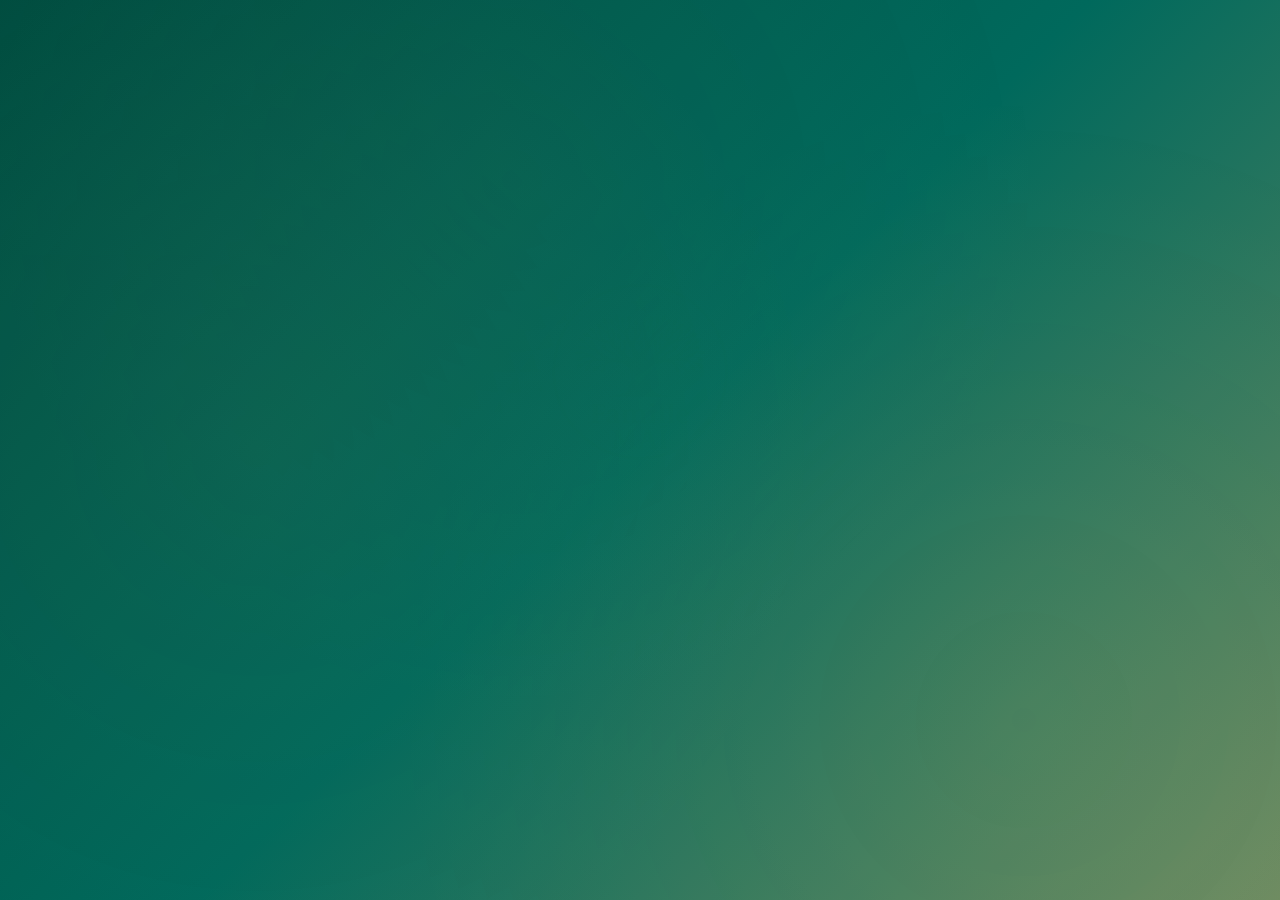
<file: index.html>
<!DOCTYPE html>
<html lang="fr">
<head>
  <meta charset="UTF-8">
  <meta name="viewport" content="width=device-width, initial-scale=1.0">
  <title>Famille MAÏ – Redirection...</title>
  <link rel="icon" type="image/svg+xml" href="favicon.svg">
  <meta http-equiv="refresh" content="0; url=intro.html">
  <style>
    body {
      margin: 0;
      padding: 0;
      display: flex;
      justify-content: center;
      align-items: center;
      min-height: 100vh;
      background: linear-gradient(135deg, #004d40 0%, #00695c 50%, #6c8b63 100%);
      font-family: 'Segoe UI', Tahoma, Geneva, Verdana, sans-serif;
      color: white;
    }
    .loader {
      text-align: center;
    }
    .spinner {
      border: 4px solid rgba(255, 255, 255, 0.3);
      border-top: 4px solid #f4d03f;
      border-radius: 50%;
      width: 60px;
      height: 60px;
      animation: spin 1s linear infinite;
      margin: 0 auto 20px;
    }
    @keyframes spin {
      0% { transform: rotate(0deg); }
      100% { transform: rotate(360deg); }
    }
    h1 {
      font-size: 24px;
      margin: 0;
      opacity: 0.9;
    }
    p {
      margin: 10px 0 0 0;
      font-size: 14px;
      opacity: 0.7;
    }
  </style>
</head>
<body>
  <div class="loader">
    <div class="spinner"></div>
    <h1>Famille MAÏ</h1>
    <p>Redirection en cours...</p>
  </div>
  <script>
    // Redirection JavaScript en cas d'échec de la meta refresh
    setTimeout(() => {
      window.location.href = 'intro.html';
    }, 100);
  </script>
</body>
</html>
</file>
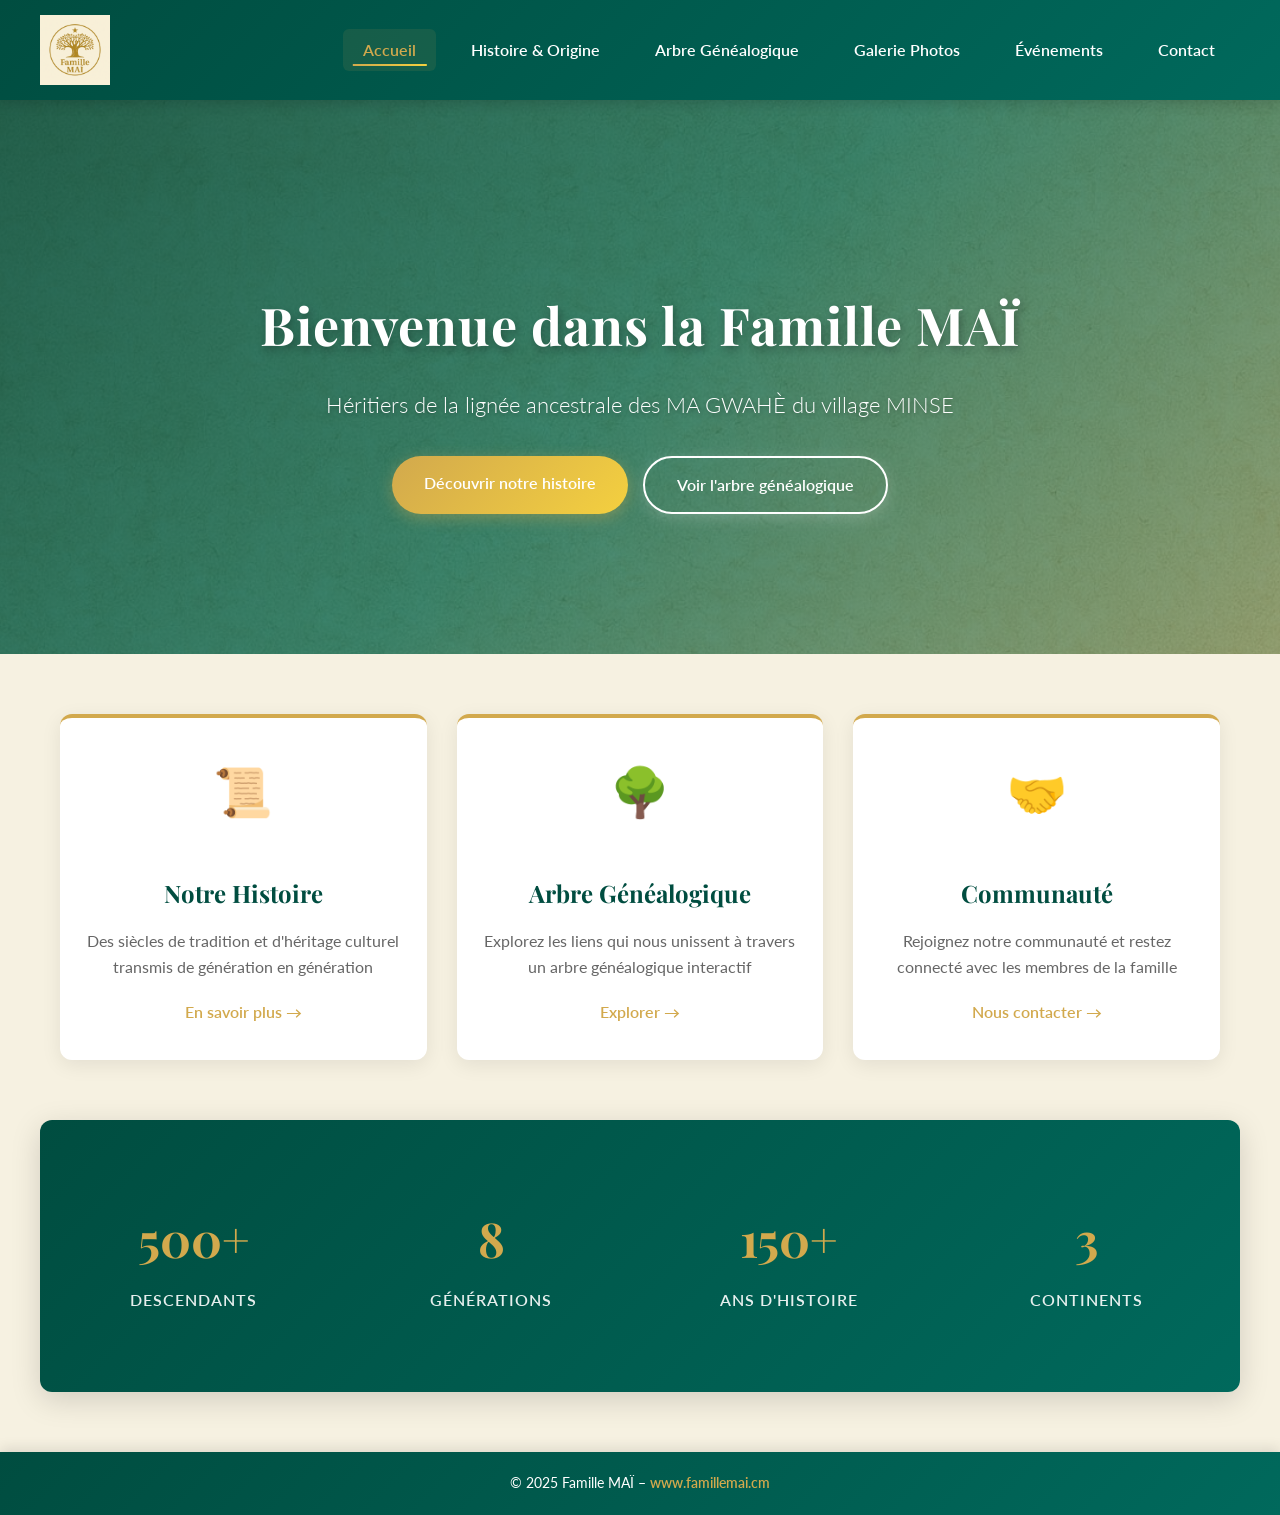
<file: accueil.html>
<!DOCTYPE html>
<html lang="fr">
<head>
  <meta charset="UTF-8">
  <meta name="viewport" content="width=device-width, initial-scale=1.0">
  <title>Famille MAÏ – Accueil</title>
  <link rel="icon" type="image/svg+xml" href="favicon.svg">
  <link rel="stylesheet" href="css/style.css">
</head>
<body>
  <header>
    <img src="images/logo-mai.png" alt="Logo Famille MAÏ" class="logo">
    <button class="menu-toggle" aria-label="Menu">
      <span></span>
      <span></span>
      <span></span>
    </button>
    <nav>
      <a href="accueil.html" class="active">Accueil</a>
      <a href="histoire.html">Histoire & Origine</a>
      <a href="arbre-cascade.html">Arbre Généalogique</a>
      <a href="galerie.html">Galerie Photos</a>
      <a href="evenements.html">Événements</a>
      <a href="contact.html">Contact</a>
    </nav>
  </header>

  <section class="hero fade-in">
    <h1>Bienvenue dans la Famille MAÏ</h1>
    <p>Héritiers de la lignée ancestrale des MA GWAHÈ du village MINSE</p>
    <div class="buttons">
      <a href="histoire.html" class="btn">Découvrir notre histoire</a>
      <a href="arbre-cascade.html" class="btn secondary">Voir l'arbre généalogique</a>
    </div>
  </section>

  <section class="features">
    <div class="feature-card fade-in">
      <div class="feature-icon">📜</div>
      <h3>Notre Histoire</h3>
      <p>Des siècles de tradition et d'héritage culturel transmis de génération en génération</p>
      <a href="histoire.html" class="feature-link">En savoir plus →</a>
    </div>
    <div class="feature-card fade-in">
      <div class="feature-icon">🌳</div>
      <h3>Arbre Généalogique</h3>
      <p>Explorez les liens qui nous unissent à travers un arbre généalogique interactif</p>
      <a href="arbre-cascade.html" class="feature-link">Explorer →</a>
    </div>
    <div class="feature-card fade-in">
      <div class="feature-icon">🤝</div>
      <h3>Communauté</h3>
      <p>Rejoignez notre communauté et restez connecté avec les membres de la famille</p>
      <a href="contact.html" class="feature-link">Nous contacter →</a>
    </div>
  </section>

  <section class="stats">
    <div class="stat-item">
      <div class="stat-number">500+</div>
      <div class="stat-label">Descendants</div>
    </div>
    <div class="stat-item">
      <div class="stat-number">8</div>
      <div class="stat-label">Générations</div>
    </div>
    <div class="stat-item">
      <div class="stat-number">150+</div>
      <div class="stat-label">Ans d'histoire</div>
    </div>
    <div class="stat-item">
      <div class="stat-number">3</div>
      <div class="stat-label">Continents</div>
    </div>
  </section>

  <footer>
    © 2025 Famille MAÏ – <a href="https://famillemai.cm">www.famillemai.cm</a>
  </footer>

  <script>
    // Header sticky effect
    window.addEventListener('scroll', () => {
      const header = document.querySelector('header');
      if (window.scrollY > 50) {
        header.classList.add('scrolled');
      } else {
        header.classList.remove('scrolled');
      }
    });

    // Menu hamburger
    const menuToggle = document.querySelector('.menu-toggle');
    const nav = document.querySelector('nav');

    menuToggle.addEventListener('click', () => {
      menuToggle.classList.toggle('active');
      nav.classList.toggle('active');
    });

    // Fermer le menu au clic sur un lien
    document.querySelectorAll('nav a').forEach(link => {
      link.addEventListener('click', () => {
        menuToggle.classList.remove('active');
        nav.classList.remove('active');
      });
    });

    // Intersection Observer pour les animations
    const observerOptions = {
      threshold: 0.1,
      rootMargin: '0px 0px -50px 0px'
    };

    const observer = new IntersectionObserver((entries) => {
      entries.forEach((entry, index) => {
        if (entry.isIntersecting) {
          setTimeout(() => {
            entry.target.style.opacity = '1';
            entry.target.style.transform = 'translateY(0)';
          }, index * 100);
        }
      });
    }, observerOptions);

    document.querySelectorAll('.fade-in').forEach((el) => {
      observer.observe(el);
    });

    document.querySelectorAll('.feature-card').forEach((el) => {
      observer.observe(el);
    });
  </script>
</body>
</html>
</file>
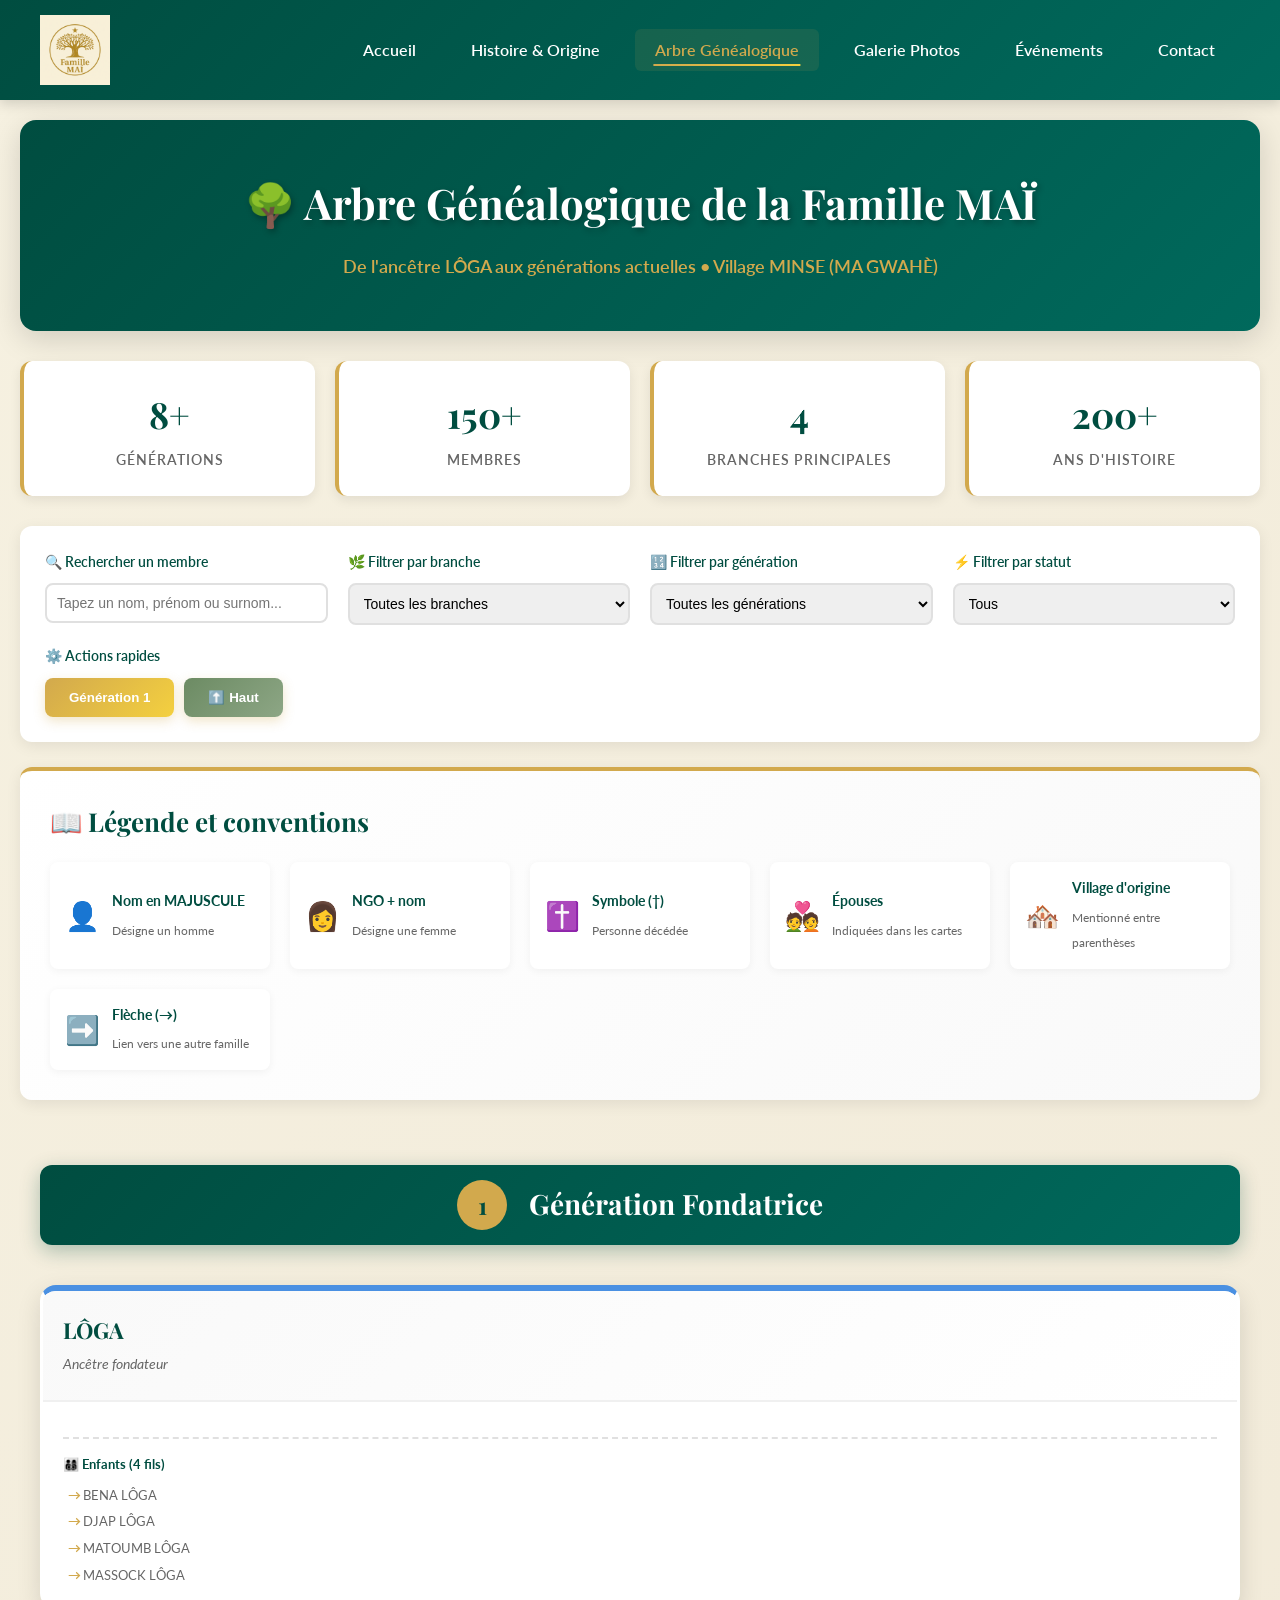
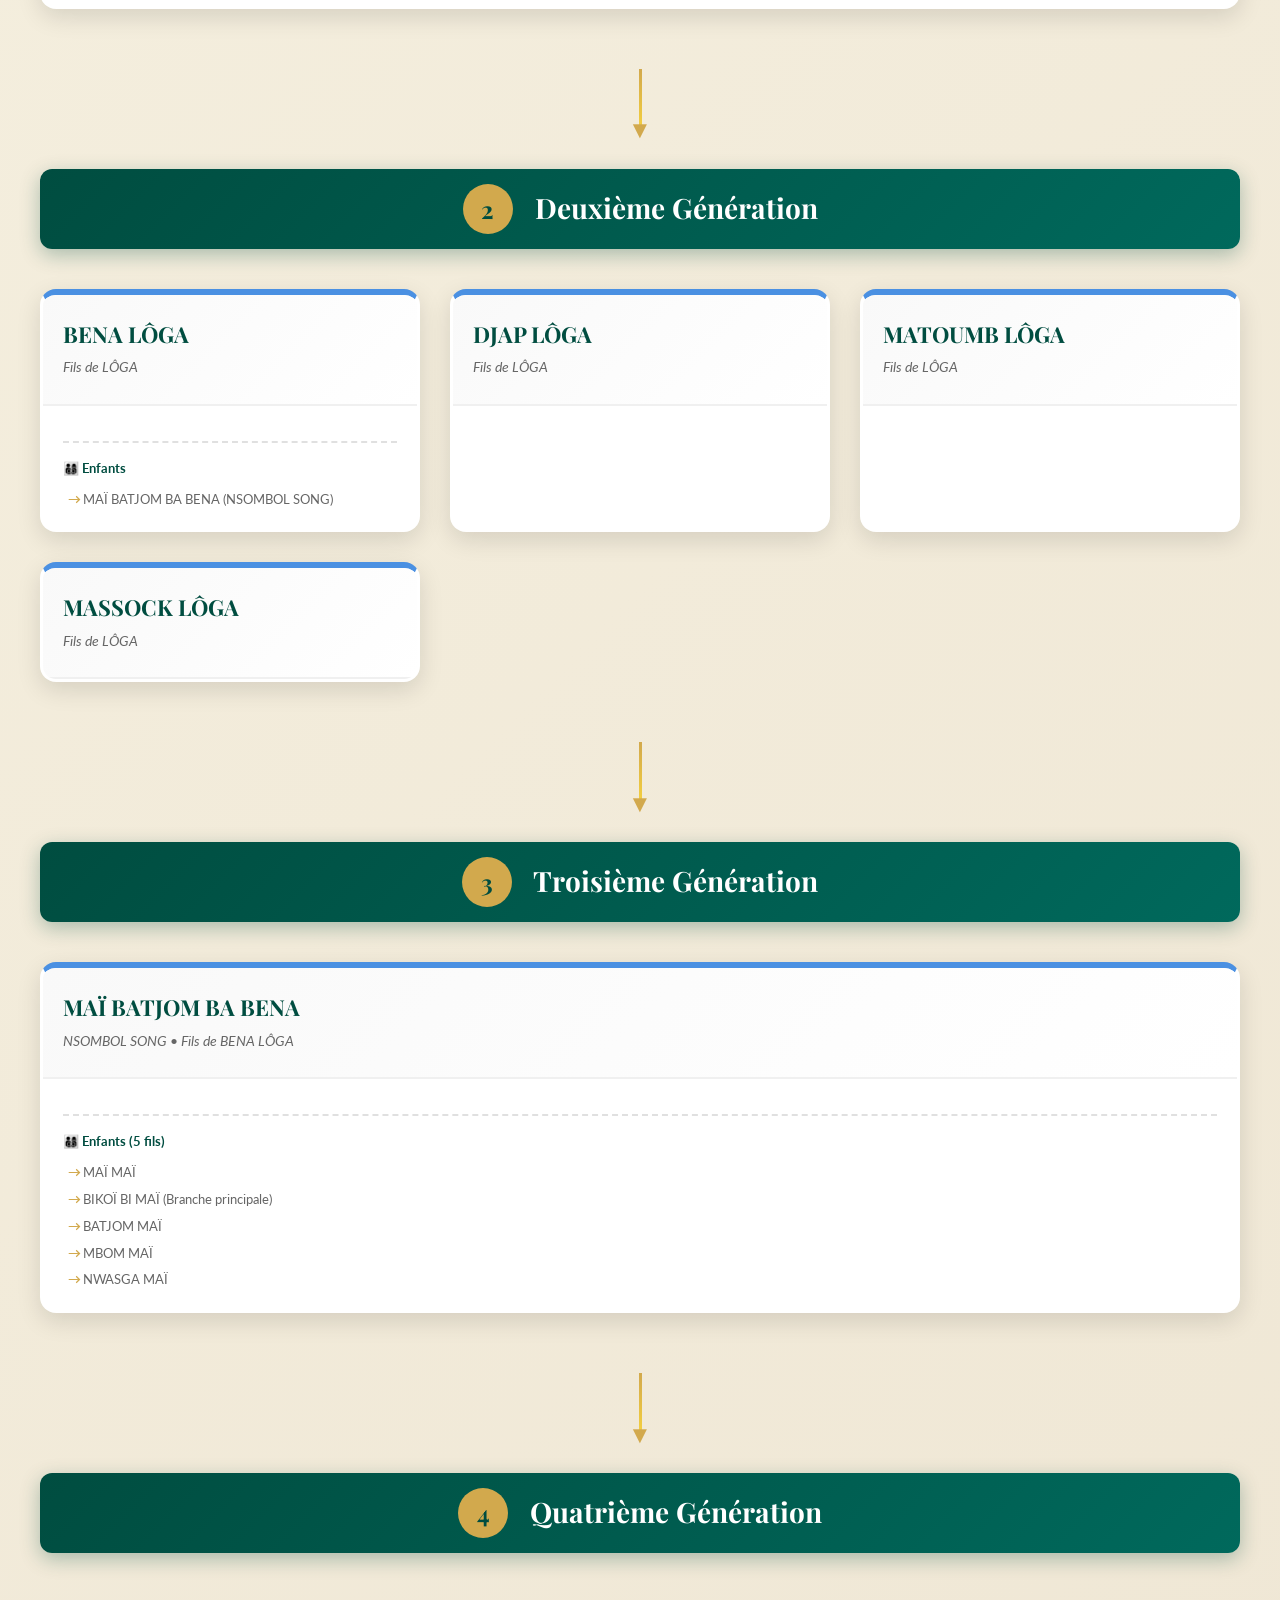
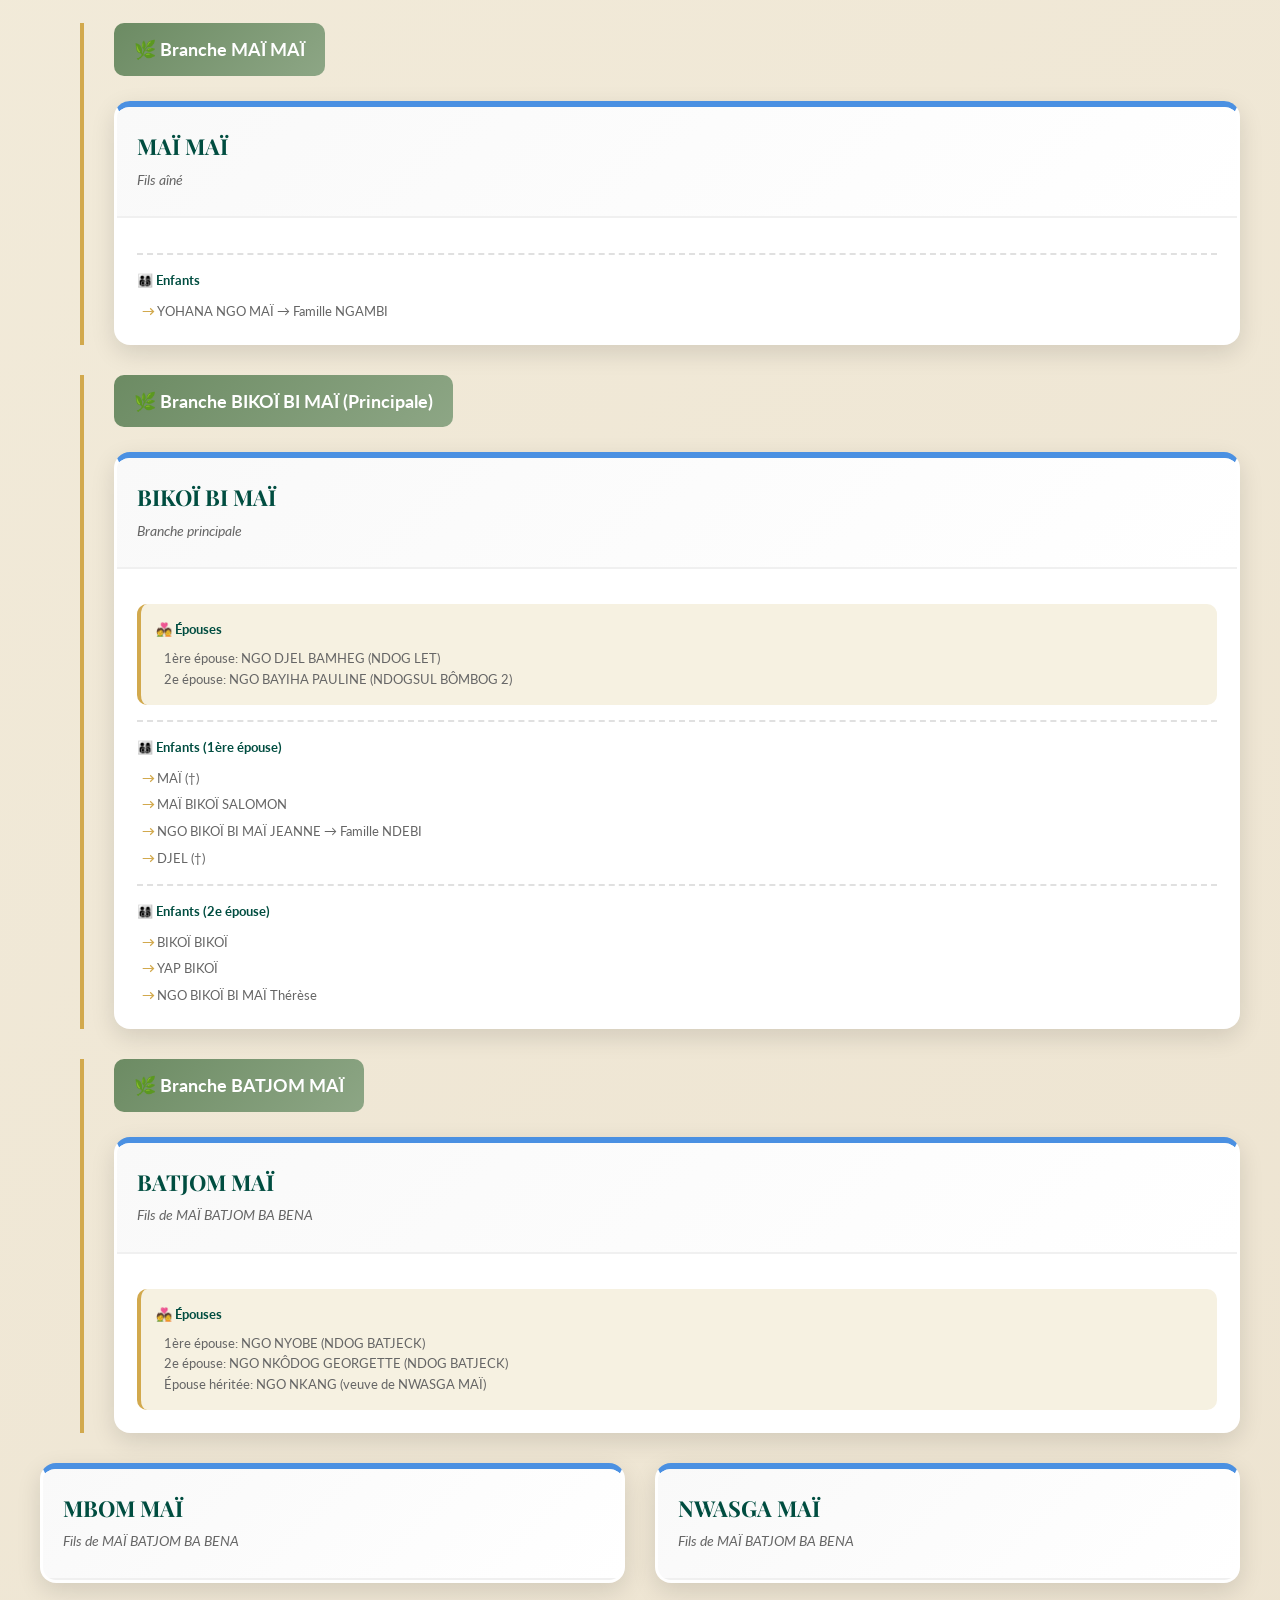
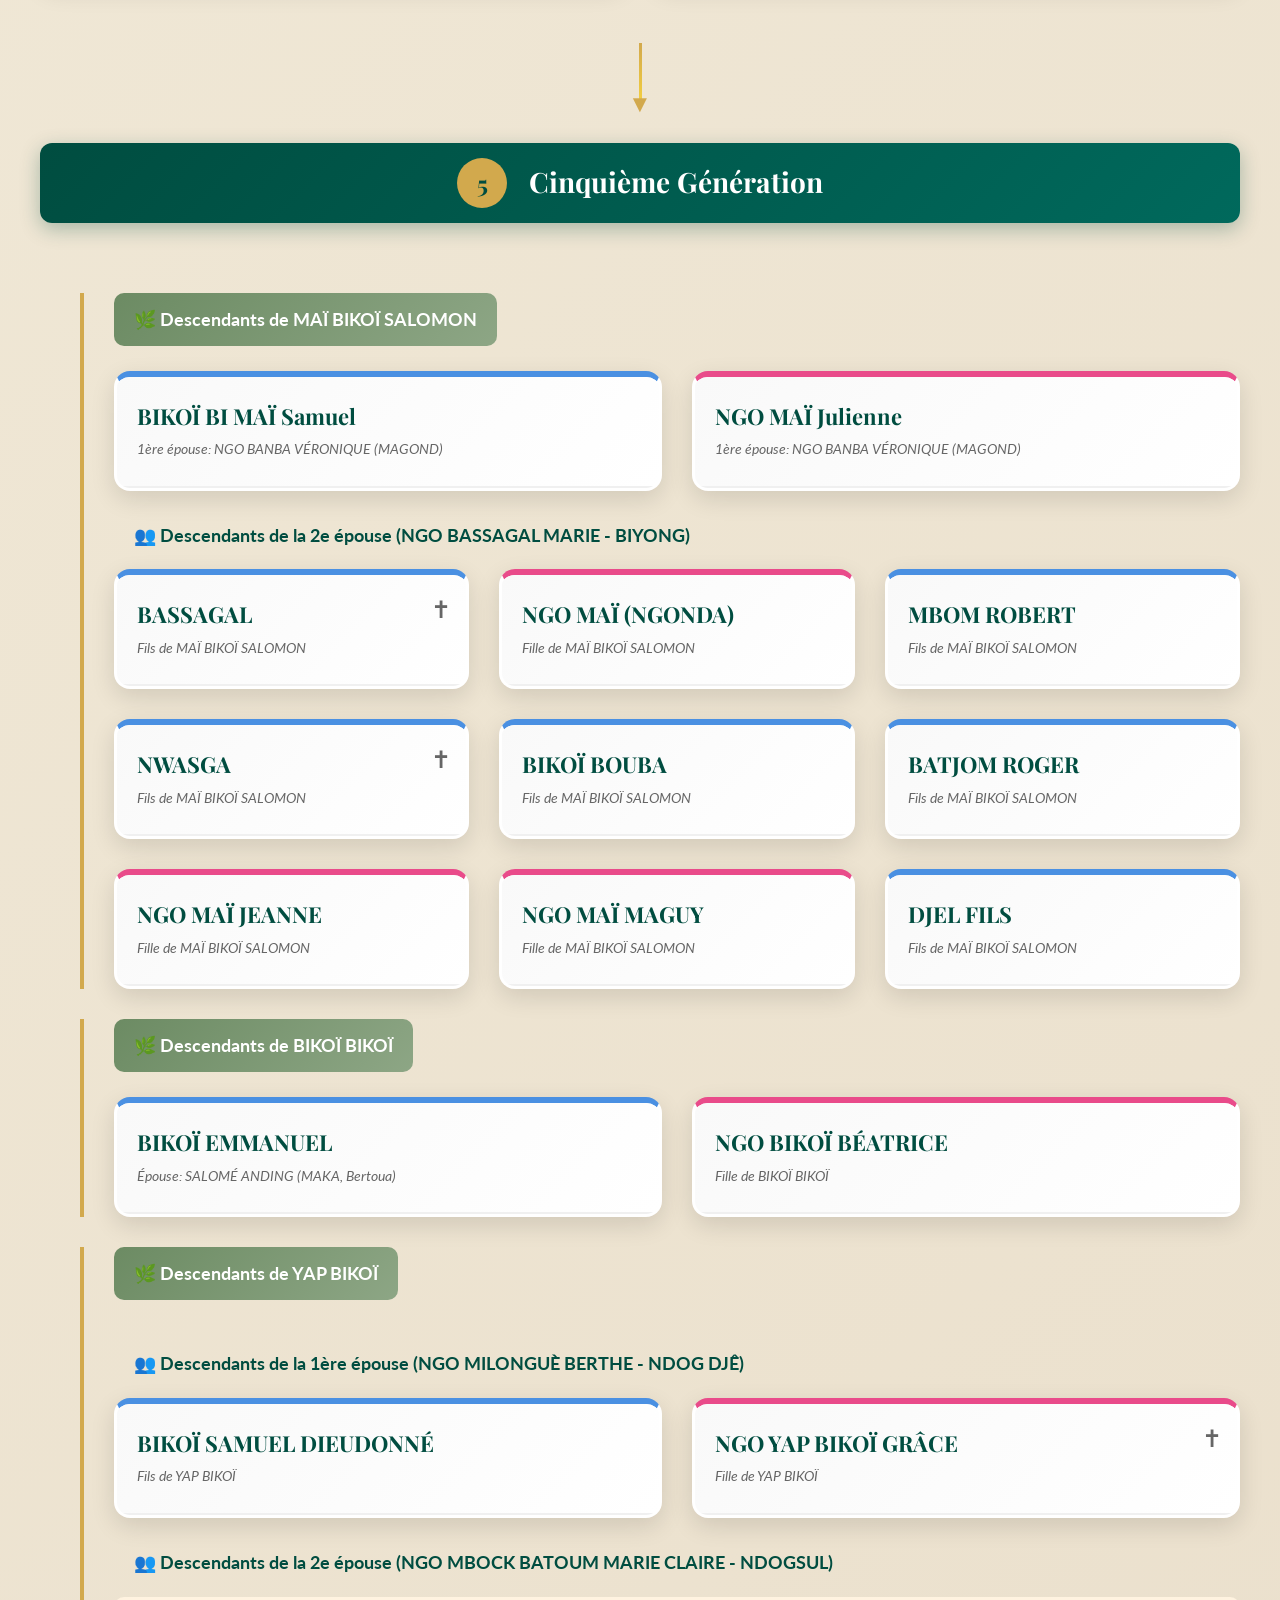
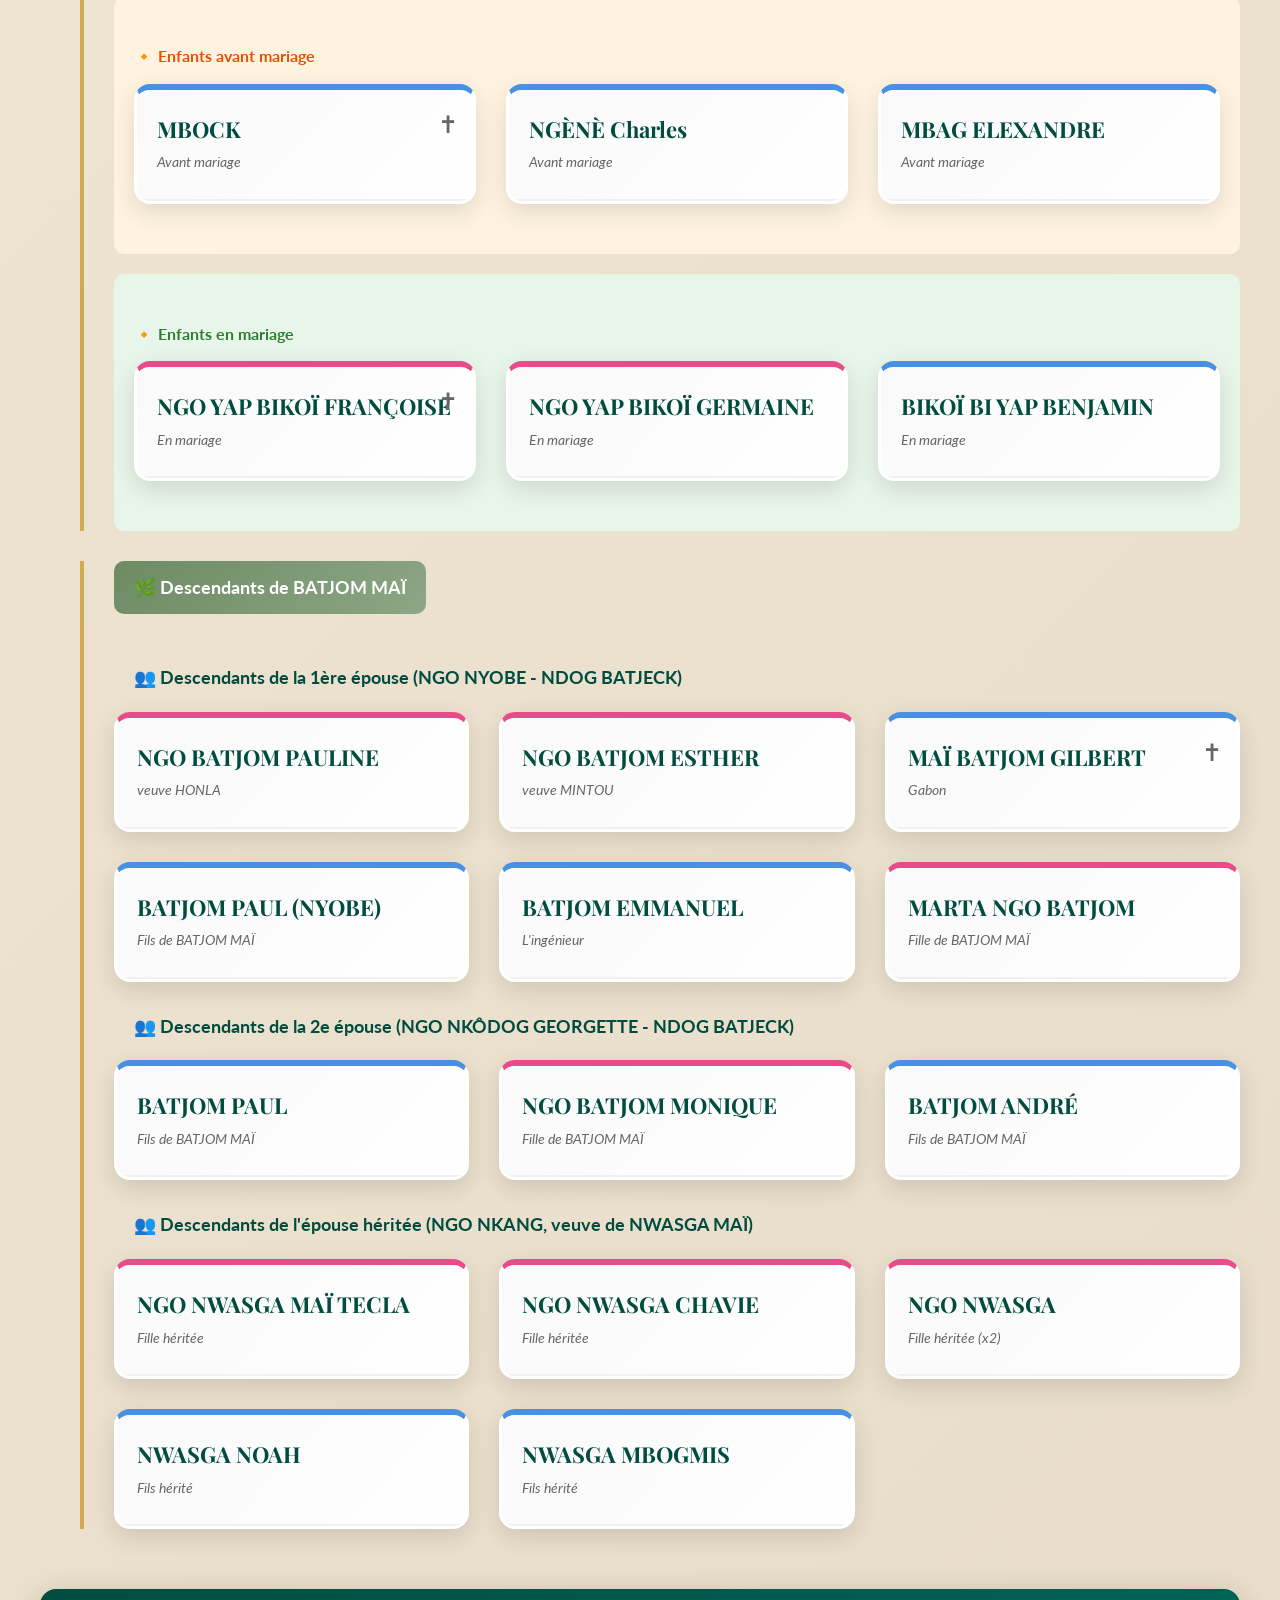
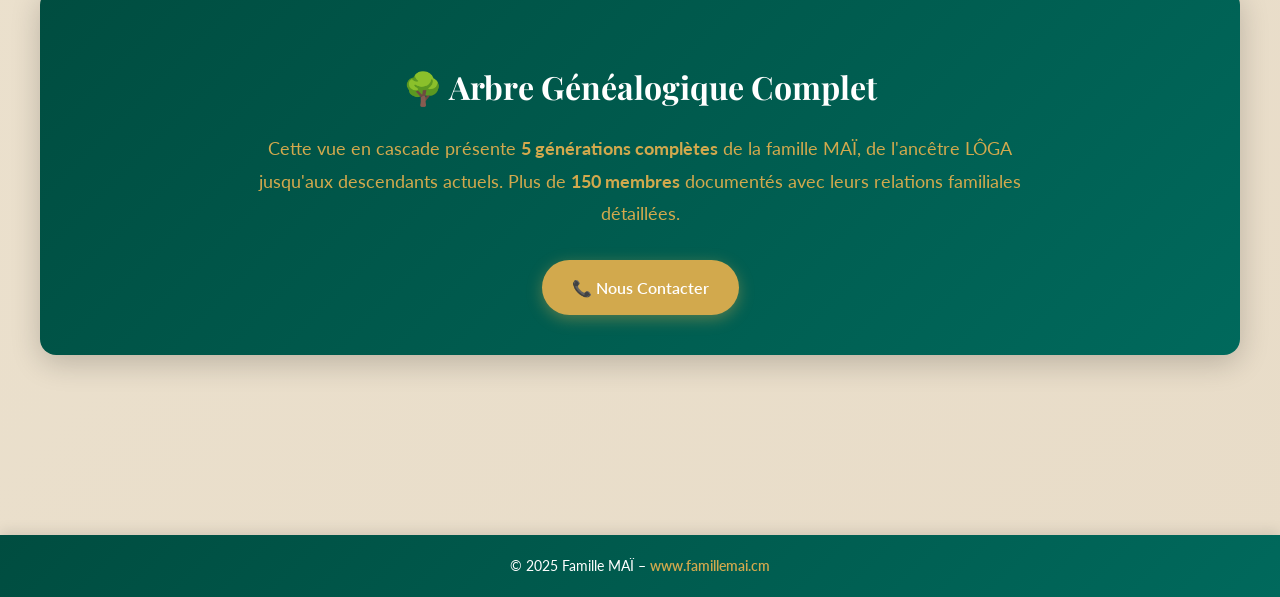
<file: arbre-cascade.html>
<!DOCTYPE html>
<html lang="fr">
<head>
  <meta charset="UTF-8">
  <meta name="viewport" content="width=device-width, initial-scale=1.0">
  <title>Famille MAÏ – Arbre Généalogique en Cascade</title>
  <link rel="icon" type="image/svg+xml" href="favicon.svg">
  <link rel="stylesheet" href="css/style.css">
  <link href="https://fonts.googleapis.com/css2?family=Playfair+Display:wght@400;600;700&family=Lato:wght@300;400;600;700&display=swap" rel="stylesheet">
  <style>
    body {
      background: linear-gradient(135deg, #f6f1e1 0%, #e8dcc8 100%);
      font-family: 'Lato', sans-serif;
    }

    .genealogy-page {
      max-width: 1800px;
      margin: 0 auto;
      padding: 20px;
    }

    /* En-tête */
    .genealogy-header {
      background: linear-gradient(135deg, #004d40 0%, #00695c 100%);
      color: white;
      padding: 50px 30px;
      border-radius: 16px;
      box-shadow: 0 8px 30px rgba(0, 0, 0, 0.15);
      text-align: center;
      margin-bottom: 30px;
    }

    .genealogy-header h1 {
      font-size: 42px;
      margin: 0 0 15px 0;
      font-family: 'Playfair Display', serif;
      text-shadow: 2px 3px 6px rgba(0, 0, 0, 0.3);
    }

    .genealogy-header p {
      font-size: 18px;
      color: #d2a94d;
      margin: 0;
      font-weight: 600;
    }

    /* Statistiques */
    .genealogy-stats {
      display: grid;
      grid-template-columns: repeat(auto-fit, minmax(180px, 1fr));
      gap: 20px;
      margin: 30px 0;
    }

    .stat-box {
      background: white;
      padding: 25px;
      border-radius: 12px;
      text-align: center;
      box-shadow: 0 4px 12px rgba(0, 0, 0, 0.08);
      border-left: 4px solid #d2a94d;
      transition: transform 0.3s ease;
    }

    .stat-box:hover {
      transform: translateY(-5px);
      box-shadow: 0 8px 20px rgba(0, 0, 0, 0.12);
    }

    .stat-number {
      font-size: 36px;
      font-weight: 700;
      color: #004d40;
      font-family: 'Playfair Display', serif;
      margin-bottom: 5px;
    }

    .stat-label {
      font-size: 14px;
      color: #666;
      text-transform: uppercase;
      letter-spacing: 1px;
    }

    /* Panneau de contrôles */
    .controls-panel {
      background: white;
      padding: 25px;
      border-radius: 12px;
      box-shadow: 0 4px 15px rgba(0, 0, 0, 0.08);
      margin-bottom: 25px;
    }

    .controls-grid {
      display: grid;
      grid-template-columns: repeat(auto-fit, minmax(250px, 1fr));
      gap: 20px;
    }

    .control-group {
      display: flex;
      flex-direction: column;
      gap: 10px;
    }

    .control-group label {
      font-weight: 600;
      color: #004d40;
      font-size: 14px;
    }

    .control-group input,
    .control-group select {
      padding: 10px;
      border: 2px solid #e0e0e0;
      border-radius: 8px;
      font-size: 14px;
      transition: border-color 0.3s ease;
    }

    .control-group input:focus,
    .control-group select:focus {
      outline: none;
      border-color: #d2a94d;
    }

    .btn-control {
      background: linear-gradient(135deg, #d2a94d 0%, #f4d03f 100%);
      color: white;
      padding: 12px 24px;
      border: none;
      border-radius: 8px;
      font-weight: 600;
      cursor: pointer;
      transition: all 0.3s ease;
      box-shadow: 0 4px 12px rgba(210, 169, 77, 0.3);
    }

    .btn-control:hover {
      transform: translateY(-2px);
      box-shadow: 0 6px 18px rgba(210, 169, 77, 0.5);
    }

    .btn-secondary {
      background: linear-gradient(135deg, #6c8b63 0%, #8da685 100%);
    }

    #searchResults {
      background: white;
      border: 2px solid #d2a94d;
      border-radius: 8px;
      max-height: 300px;
      overflow-y: auto;
      position: absolute;
      z-index: 1000;
      box-shadow: 0 8px 20px rgba(0, 0, 0, 0.15);
      display: none;
      width: 100%;
      max-width: 400px;
    }

    .search-result-item {
      padding: 12px 15px;
      border-bottom: 1px solid #f0f0f0;
      cursor: pointer;
      transition: background 0.2s ease;
    }

    .search-result-item:hover {
      background: #f6f1e1;
    }

    .search-result-item strong {
      color: #004d40;
      display: block;
      margin-bottom: 3px;
    }

    .search-result-item span {
      color: #666;
      font-size: 12px;
    }

    /* Panneau de légende */
    .legend-panel {
      background: linear-gradient(135deg, #ffffff 0%, #f9f9f9 100%);
      padding: 30px;
      border-radius: 12px;
      box-shadow: 0 4px 15px rgba(0, 0, 0, 0.08);
      margin-bottom: 25px;
      border-top: 4px solid #d2a94d;
    }

    .legend-panel h2 {
      color: #004d40;
      font-family: 'Playfair Display', serif;
      margin-top: 0;
      font-size: 26px;
      margin-bottom: 20px;
      display: flex;
      align-items: center;
      gap: 10px;
    }

    .legend-grid {
      display: grid;
      grid-template-columns: repeat(auto-fit, minmax(200px, 1fr));
      gap: 20px;
    }

    .legend-item {
      display: flex;
      align-items: center;
      gap: 12px;
      padding: 15px;
      background: white;
      border-radius: 8px;
      box-shadow: 0 2px 8px rgba(0, 0, 0, 0.05);
    }

    .legend-icon {
      font-size: 28px;
      flex-shrink: 0;
    }

    .legend-text {
      flex: 1;
    }

    .legend-text strong {
      display: block;
      color: #004d40;
      font-size: 14px;
      margin-bottom: 3px;
    }

    .legend-text span {
      color: #666;
      font-size: 12px;
    }

    /* Arbre en cascade */
    .tree-cascade {
      padding: 40px 20px;
    }

    .generation-level {
      margin-bottom: 60px;
      position: relative;
    }

    .generation-title {
      background: linear-gradient(135deg, #004d40, #00695c);
      color: white;
      padding: 15px 30px;
      border-radius: 12px;
      font-family: 'Playfair Display', serif;
      font-size: 28px;
      font-weight: 700;
      text-align: center;
      margin-bottom: 40px;
      box-shadow: 0 6px 20px rgba(0, 77, 64, 0.3);
      display: inline-block;
      width: 100%;
    }

    .generation-title .gen-number {
      display: inline-block;
      background: #d2a94d;
      color: #004d40;
      width: 50px;
      height: 50px;
      line-height: 50px;
      border-radius: 50%;
      margin-right: 15px;
      font-weight: 700;
      font-size: 24px;
    }

    .members-row {
      display: grid;
      grid-template-columns: repeat(auto-fit, minmax(280px, 1fr));
      gap: 30px;
      margin-bottom: 30px;
    }

    .member-card {
      background: white;
      border-radius: 16px;
      padding: 0;
      box-shadow: 0 8px 25px rgba(0, 0, 0, 0.12);
      transition: all 0.4s ease;
      position: relative;
      overflow: hidden;
      border: 3px solid transparent;
    }

    .member-card:hover {
      transform: translateY(-8px) scale(1.02);
      box-shadow: 0 15px 40px rgba(0, 77, 64, 0.25);
      border-color: #d2a94d;
    }

    .member-card.male {
      border-top: 6px solid #4a90e2;
    }

    .member-card.female {
      border-top: 6px solid #e94b8a;
    }

    .member-card.deceased::after {
      content: '✝';
      position: absolute;
      top: 15px;
      right: 15px;
      font-size: 24px;
      color: #666;
    }

    .card-header {
      background: linear-gradient(135deg, #f9f9f9 0%, #ffffff 100%);
      padding: 25px 20px;
      border-bottom: 2px solid #f0f0f0;
    }

    .member-name {
      font-size: 22px;
      font-weight: 700;
      color: #004d40;
      margin: 0 0 8px 0;
      font-family: 'Playfair Display', serif;
      line-height: 1.3;
    }

    .member-subtitle {
      font-size: 14px;
      color: #666;
      font-style: italic;
      margin: 0;
    }

    .card-body {
      padding: 20px;
    }

    .member-info {
      display: flex;
      flex-direction: column;
      gap: 10px;
    }

    .info-item {
      display: flex;
      align-items: center;
      gap: 10px;
      font-size: 14px;
      color: #4a4a4a;
    }

    .info-icon {
      font-size: 18px;
      width: 25px;
      text-align: center;
    }

    .spouse-section {
      background: #f6f1e1;
      padding: 15px;
      border-radius: 10px;
      margin-top: 15px;
      border-left: 4px solid #d2a94d;
    }

    .spouse-title {
      font-weight: 700;
      color: #004d40;
      font-size: 13px;
      margin-bottom: 8px;
      display: flex;
      align-items: center;
      gap: 8px;
    }

    .spouse-name {
      color: #666;
      font-size: 13px;
      margin: 0;
      padding-left: 8px;
    }

    .children-section {
      margin-top: 15px;
      padding-top: 15px;
      border-top: 2px dashed #e0e0e0;
    }

    .children-title {
      font-weight: 700;
      color: #004d40;
      font-size: 13px;
      margin-bottom: 10px;
      display: flex;
      align-items: center;
      gap: 8px;
    }

    .children-list {
      display: flex;
      flex-direction: column;
      gap: 6px;
    }

    .child-item {
      font-size: 13px;
      color: #666;
      padding-left: 20px;
      position: relative;
    }

    .child-item::before {
      content: '→';
      position: absolute;
      left: 5px;
      color: #d2a94d;
      font-weight: 700;
    }

    .branch-indicator {
      text-align: center;
      margin: 40px 0;
      position: relative;
    }

    .branch-line {
      height: 60px;
      width: 3px;
      background: linear-gradient(180deg, #d2a94d, #f4d03f);
      margin: 0 auto;
      position: relative;
    }

    .branch-line::after {
      content: '▼';
      position: absolute;
      bottom: -20px;
      left: 50%;
      transform: translateX(-50%);
      color: #d2a94d;
      font-size: 24px;
    }

    .sub-branch {
      margin-left: 40px;
      padding-left: 30px;
      border-left: 4px solid #d2a94d;
      margin-top: 30px;
      position: relative;
    }

    .sub-branch-title {
      background: linear-gradient(135deg, #6c8b63, #8da685);
      color: white;
      padding: 12px 20px;
      border-radius: 10px;
      font-size: 18px;
      font-weight: 700;
      margin-bottom: 25px;
      display: inline-block;
    }

    @media (max-width: 768px) {
      .genealogy-header h1 {
        font-size: 28px;
      }

      .genealogy-stats {
        grid-template-columns: repeat(2, 1fr);
      }

      .controls-grid {
        grid-template-columns: 1fr;
      }

      .members-row {
        grid-template-columns: 1fr;
      }

      .sub-branch {
        margin-left: 0;
        padding-left: 20px;
      }
    }
  </style>
</head>
<body>
  <header>
    <img src="images/logo-mai.png" alt="Logo Famille MAÏ" class="logo">
    <button class="menu-toggle" aria-label="Menu">
      <span></span>
      <span></span>
      <span></span>
    </button>
    <nav>
      <a href="accueil.html">Accueil</a>
      <a href="histoire.html">Histoire & Origine</a>
      <a href="arbre-cascade.html" class="active">Arbre Généalogique</a>
      <a href="galerie.html">Galerie Photos</a>
      <a href="evenements.html">Événements</a>
      <a href="contact.html">Contact</a>
    </nav>
  </header>

  <div class="genealogy-page">
    <!-- Header -->
    <div class="genealogy-header">
      <h1>🌳 Arbre Généalogique de la Famille MAÏ</h1>
      <p>De l'ancêtre LÔGA aux générations actuelles • Village MINSE (MA GWAHÈ)</p>
    </div>

    <!-- Statistiques -->
    <div class="genealogy-stats">
      <div class="stat-box">
        <div class="stat-number">8+</div>
        <div class="stat-label">Générations</div>
      </div>
      <div class="stat-box">
        <div class="stat-number">150+</div>
        <div class="stat-label">Membres</div>
      </div>
      <div class="stat-box">
        <div class="stat-number">4</div>
        <div class="stat-label">Branches principales</div>
      </div>
      <div class="stat-box">
        <div class="stat-number">200+</div>
        <div class="stat-label">Ans d'histoire</div>
      </div>
    </div>

    <!-- Panneau de recherche et filtres -->
    <div class="controls-panel">
      <div class="controls-grid">
        <div class="control-group" style="position: relative;">
          <label for="searchInput">🔍 Rechercher un membre</label>
          <input
            type="text"
            id="searchInput"
            placeholder="Tapez un nom, prénom ou surnom..."
            autocomplete="off"
          >
          <div id="searchResults"></div>
        </div>

        <div class="control-group">
          <label for="branchFilter">🌿 Filtrer par branche</label>
          <select id="branchFilter">
            <option value="all">Toutes les branches</option>
            <option value="bena">BENA LÔGA</option>
            <option value="djap">DJAP LÔGA</option>
            <option value="matoumb">MATOUMB LÔGA</option>
            <option value="massock">MASSOCK LÔGA</option>
          </select>
        </div>

        <div class="control-group">
          <label for="generationFilter">🔢 Filtrer par génération</label>
          <select id="generationFilter">
            <option value="all">Toutes les générations</option>
            <option value="1">Génération 1</option>
            <option value="2">Génération 2</option>
            <option value="3">Génération 3</option>
            <option value="4">Génération 4</option>
            <option value="5">Génération 5</option>
          </select>
        </div>

        <div class="control-group">
          <label for="statusFilter">⚡ Filtrer par statut</label>
          <select id="statusFilter">
            <option value="all">Tous</option>
            <option value="alive">Vivants</option>
            <option value="deceased">Décédés</option>
          </select>
        </div>

        <div class="control-group">
          <label>⚙️ Actions rapides</label>
          <div style="display: flex; gap: 10px;">
            <button class="btn-control" onclick="scrollToGeneration(1)">Génération 1</button>
            <button class="btn-control btn-secondary" onclick="scrollToTop()">⬆️ Haut</button>
          </div>
        </div>
      </div>
    </div>

    <!-- Légende -->
    <div class="legend-panel">
      <h2>📖 Légende et conventions</h2>
      <div class="legend-grid">
        <div class="legend-item">
          <div class="legend-icon">👤</div>
          <div class="legend-text">
            <strong>Nom en MAJUSCULE</strong>
            <span>Désigne un homme</span>
          </div>
        </div>
        <div class="legend-item">
          <div class="legend-icon">👩</div>
          <div class="legend-text">
            <strong>NGO + nom</strong>
            <span>Désigne une femme</span>
          </div>
        </div>
        <div class="legend-item">
          <div class="legend-icon">✝️</div>
          <div class="legend-text">
            <strong>Symbole (†)</strong>
            <span>Personne décédée</span>
          </div>
        </div>
        <div class="legend-item">
          <div class="legend-icon">💑</div>
          <div class="legend-text">
            <strong>Épouses</strong>
            <span>Indiquées dans les cartes</span>
          </div>
        </div>
        <div class="legend-item">
          <div class="legend-icon">🏘️</div>
          <div class="legend-text">
            <strong>Village d'origine</strong>
            <span>Mentionné entre parenthèses</span>
          </div>
        </div>
        <div class="legend-item">
          <div class="legend-icon">➡️</div>
          <div class="legend-text">
            <strong>Flèche (→)</strong>
            <span>Lien vers une autre famille</span>
          </div>
        </div>
      </div>
    </div>

    <div class="tree-cascade">
      <!-- GÉNÉRATION 1 : LÔGA -->
      <div class="generation-level" data-generation="1">
        <div class="generation-title">
          <span class="gen-number">1</span> Génération Fondatrice
        </div>
        <div class="members-row">
          <div class="member-card male" data-name="LÔGA" data-status="deceased">
            <div class="card-header">
              <h2 class="member-name">LÔGA</h2>
              <p class="member-subtitle">Ancêtre fondateur</p>
            </div>
            <div class="card-body">
              <div class="children-section">
                <div class="children-title">👨‍👩‍👦‍👦 Enfants (4 fils)</div>
                <div class="children-list">
                  <div class="child-item">BENA LÔGA</div>
                  <div class="child-item">DJAP LÔGA</div>
                  <div class="child-item">MATOUMB LÔGA</div>
                  <div class="child-item">MASSOCK LÔGA</div>
                </div>
              </div>
            </div>
          </div>
        </div>
      </div>

      <div class="branch-indicator">
        <div class="branch-line"></div>
      </div>

      <!-- GÉNÉRATION 2 : Fils de LÔGA -->
      <div class="generation-level" data-generation="2">
        <div class="generation-title">
          <span class="gen-number">2</span> Deuxième Génération
        </div>
        <div class="members-row">
          <div class="member-card male" data-name="BENA LÔGA" data-status="deceased" data-branch="bena">
            <div class="card-header">
              <h2 class="member-name">BENA LÔGA</h2>
              <p class="member-subtitle">Fils de LÔGA</p>
            </div>
            <div class="card-body">
              <div class="children-section">
                <div class="children-title">👨‍👩‍👦‍👦 Enfants</div>
                <div class="children-list">
                  <div class="child-item">MAÏ BATJOM BA BENA (NSOMBOL SONG)</div>
                </div>
              </div>
            </div>
          </div>

          <div class="member-card male" data-name="DJAP LÔGA" data-status="deceased" data-branch="djap">
            <div class="card-header">
              <h2 class="member-name">DJAP LÔGA</h2>
              <p class="member-subtitle">Fils de LÔGA</p>
            </div>
          </div>

          <div class="member-card male" data-name="MATOUMB LÔGA" data-status="deceased" data-branch="matoumb">
            <div class="card-header">
              <h2 class="member-name">MATOUMB LÔGA</h2>
              <p class="member-subtitle">Fils de LÔGA</p>
            </div>
          </div>

          <div class="member-card male" data-name="MASSOCK LÔGA" data-status="deceased" data-branch="massock">
            <div class="card-header">
              <h2 class="member-name">MASSOCK LÔGA</h2>
              <p class="member-subtitle">Fils de LÔGA</p>
            </div>
          </div>
        </div>
      </div>

      <div class="branch-indicator">
        <div class="branch-line"></div>
      </div>

      <!-- GÉNÉRATION 3 : MAÏ BATJOM BA BENA -->
      <div class="generation-level" data-generation="3">
        <div class="generation-title">
          <span class="gen-number">3</span> Troisième Génération
        </div>
        <div class="members-row">
          <div class="member-card male" data-name="MAÏ BATJOM BA BENA" data-status="deceased" data-branch="bena">
            <div class="card-header">
              <h2 class="member-name">MAÏ BATJOM BA BENA</h2>
              <p class="member-subtitle">NSOMBOL SONG • Fils de BENA LÔGA</p>
            </div>
            <div class="card-body">
              <div class="children-section">
                <div class="children-title">👨‍👩‍👦‍👦 Enfants (5 fils)</div>
                <div class="children-list">
                  <div class="child-item">MAÏ MAÏ</div>
                  <div class="child-item">BIKOÏ BI MAÏ (Branche principale)</div>
                  <div class="child-item">BATJOM MAÏ</div>
                  <div class="child-item">MBOM MAÏ</div>
                  <div class="child-item">NWASGA MAÏ</div>
                </div>
              </div>
            </div>
          </div>
        </div>
      </div>

      <div class="branch-indicator">
        <div class="branch-line"></div>
      </div>

      <!-- GÉNÉRATION 4 : Fils de MAÏ BATJOM BA BENA -->
      <div class="generation-level" data-generation="4">
        <div class="generation-title">
          <span class="gen-number">4</span> Quatrième Génération
        </div>

        <!-- Branche MAÏ MAÏ -->
        <div class="sub-branch">
          <div class="sub-branch-title">🌿 Branche MAÏ MAÏ</div>
          <div class="members-row">
            <div class="member-card male" data-name="MAÏ MAÏ" data-status="deceased" data-branch="bena">
              <div class="card-header">
                <h2 class="member-name">MAÏ MAÏ</h2>
                <p class="member-subtitle">Fils aîné</p>
              </div>
              <div class="card-body">
                <div class="children-section">
                  <div class="children-title">👨‍👩‍👦‍👦 Enfants</div>
                  <div class="children-list">
                    <div class="child-item">YOHANA NGO MAÏ → Famille NGAMBI</div>
                  </div>
                </div>
              </div>
            </div>
          </div>
        </div>

        <!-- Branche BIKOÏ BI MAÏ -->
        <div class="sub-branch">
          <div class="sub-branch-title">🌿 Branche BIKOÏ BI MAÏ (Principale)</div>
          <div class="members-row">
            <div class="member-card male" data-name="BIKOÏ BI MAÏ" data-status="deceased" data-branch="bena">
              <div class="card-header">
                <h2 class="member-name">BIKOÏ BI MAÏ</h2>
                <p class="member-subtitle">Branche principale</p>
              </div>
              <div class="card-body">
                <div class="spouse-section">
                  <div class="spouse-title">💑 Épouses</div>
                  <p class="spouse-name">1ère épouse: NGO DJEL BAMHEG (NDOG LET)</p>
                  <p class="spouse-name">2e épouse: NGO BAYIHA PAULINE (NDOGSUL BÔMBOG 2)</p>
                </div>
                <div class="children-section">
                  <div class="children-title">👨‍👩‍👦‍👦 Enfants (1ère épouse)</div>
                  <div class="children-list">
                    <div class="child-item">MAÏ (†)</div>
                    <div class="child-item">MAÏ BIKOÏ SALOMON</div>
                    <div class="child-item">NGO BIKOÏ BI MAÏ JEANNE → Famille NDEBI</div>
                    <div class="child-item">DJEL (†)</div>
                  </div>
                </div>
                <div class="children-section">
                  <div class="children-title">👨‍👩‍👦‍👦 Enfants (2e épouse)</div>
                  <div class="children-list">
                    <div class="child-item">BIKOÏ BIKOÏ</div>
                    <div class="child-item">YAP BIKOÏ</div>
                    <div class="child-item">NGO BIKOÏ BI MAÏ Thérèse</div>
                  </div>
                </div>
              </div>
            </div>
          </div>
        </div>

        <!-- Branche BATJOM MAÏ -->
        <div class="sub-branch">
          <div class="sub-branch-title">🌿 Branche BATJOM MAÏ</div>
          <div class="members-row">
            <div class="member-card male" data-name="BATJOM MAÏ" data-status="deceased" data-branch="bena">
              <div class="card-header">
                <h2 class="member-name">BATJOM MAÏ</h2>
                <p class="member-subtitle">Fils de MAÏ BATJOM BA BENA</p>
              </div>
              <div class="card-body">
                <div class="spouse-section">
                  <div class="spouse-title">💑 Épouses</div>
                  <p class="spouse-name">1ère épouse: NGO NYOBE (NDOG BATJECK)</p>
                  <p class="spouse-name">2e épouse: NGO NKÔDOG GEORGETTE (NDOG BATJECK)</p>
                  <p class="spouse-name">Épouse héritée: NGO NKANG (veuve de NWASGA MAÏ)</p>
                </div>
              </div>
            </div>
          </div>
        </div>

        <!-- Autres branches -->
        <div class="members-row">
          <div class="member-card male" data-name="MBOM MAÏ" data-status="deceased" data-branch="bena">
            <div class="card-header">
              <h2 class="member-name">MBOM MAÏ</h2>
              <p class="member-subtitle">Fils de MAÏ BATJOM BA BENA</p>
            </div>
          </div>

          <div class="member-card male" data-name="NWASGA MAÏ" data-status="deceased" data-branch="bena">
            <div class="card-header">
              <h2 class="member-name">NWASGA MAÏ</h2>
              <p class="member-subtitle">Fils de MAÏ BATJOM BA BENA</p>
            </div>
          </div>
        </div>
      </div>

      <div class="branch-indicator">
        <div class="branch-line"></div>
      </div>

      <!-- GÉNÉRATION 5 : Descendants détaillés -->
      <div class="generation-level" data-generation="5">
        <div class="generation-title">
          <span class="gen-number">5</span> Cinquième Génération
        </div>

        <!-- Descendants de MAÏ BIKOÏ SALOMON -->
        <div class="sub-branch">
          <div class="sub-branch-title">🌿 Descendants de MAÏ BIKOÏ SALOMON</div>

          <!-- 1ère épouse de Salomon -->
          <div class="members-row">
            <div class="member-card male" data-name="BIKOÏ BI MAÏ Samuel" data-status="alive" data-branch="bena">
              <div class="card-header">
                <h2 class="member-name">BIKOÏ BI MAÏ Samuel</h2>
                <p class="member-subtitle">1ère épouse: NGO BANBA VÉRONIQUE (MAGOND)</p>
              </div>
            </div>

            <div class="member-card female" data-name="NGO MAÏ Julienne" data-status="alive" data-branch="bena">
              <div class="card-header">
                <h2 class="member-name">NGO MAÏ Julienne</h2>
                <p class="member-subtitle">1ère épouse: NGO BANBA VÉRONIQUE (MAGOND)</p>
              </div>
            </div>
          </div>

          <!-- 2e épouse de Salomon -->
          <div style="margin-top: 30px;">
            <h4 style="color: #004d40; font-size: 18px; font-weight: 700; margin-bottom: 20px; padding-left: 20px;">
              👥 Descendants de la 2e épouse (NGO BASSAGAL MARIE - BIYONG)
            </h4>
            <div class="members-row">
              <div class="member-card male deceased" data-name="BASSAGAL" data-status="deceased" data-branch="bena">
                <div class="card-header">
                  <h2 class="member-name">BASSAGAL</h2>
                  <p class="member-subtitle">Fils de MAÏ BIKOÏ SALOMON</p>
                </div>
              </div>

              <div class="member-card female" data-name="NGO MAÏ (NGONDA)" data-status="alive" data-branch="bena">
                <div class="card-header">
                  <h2 class="member-name">NGO MAÏ (NGONDA)</h2>
                  <p class="member-subtitle">Fille de MAÏ BIKOÏ SALOMON</p>
                </div>
              </div>

              <div class="member-card male" data-name="MBOM ROBERT" data-status="alive" data-branch="bena">
                <div class="card-header">
                  <h2 class="member-name">MBOM ROBERT</h2>
                  <p class="member-subtitle">Fils de MAÏ BIKOÏ SALOMON</p>
                </div>
              </div>

              <div class="member-card male deceased" data-name="NWASGA" data-status="deceased" data-branch="bena">
                <div class="card-header">
                  <h2 class="member-name">NWASGA</h2>
                  <p class="member-subtitle">Fils de MAÏ BIKOÏ SALOMON</p>
                </div>
              </div>

              <div class="member-card male" data-name="BIKOÏ BOUBA" data-status="alive" data-branch="bena">
                <div class="card-header">
                  <h2 class="member-name">BIKOÏ BOUBA</h2>
                  <p class="member-subtitle">Fils de MAÏ BIKOÏ SALOMON</p>
                </div>
              </div>

              <div class="member-card male" data-name="BATJOM ROGER" data-status="alive" data-branch="bena">
                <div class="card-header">
                  <h2 class="member-name">BATJOM ROGER</h2>
                  <p class="member-subtitle">Fils de MAÏ BIKOÏ SALOMON</p>
                </div>
              </div>

              <div class="member-card female" data-name="NGO MAÏ JEANNE" data-status="alive" data-branch="bena">
                <div class="card-header">
                  <h2 class="member-name">NGO MAÏ JEANNE</h2>
                  <p class="member-subtitle">Fille de MAÏ BIKOÏ SALOMON</p>
                </div>
              </div>

              <div class="member-card female" data-name="NGO MAÏ MAGUY" data-status="alive" data-branch="bena">
                <div class="card-header">
                  <h2 class="member-name">NGO MAÏ MAGUY</h2>
                  <p class="member-subtitle">Fille de MAÏ BIKOÏ SALOMON</p>
                </div>
              </div>

              <div class="member-card male" data-name="DJEL FILS" data-status="alive" data-branch="bena">
                <div class="card-header">
                  <h2 class="member-name">DJEL FILS</h2>
                  <p class="member-subtitle">Fils de MAÏ BIKOÏ SALOMON</p>
                </div>
              </div>
            </div>
          </div>
        </div>

        <!-- Descendants de BIKOÏ BIKOÏ -->
        <div class="sub-branch">
          <div class="sub-branch-title">🌿 Descendants de BIKOÏ BIKOÏ</div>
          <div class="members-row">
            <div class="member-card male" data-name="BIKOÏ EMMANUEL" data-status="alive" data-branch="bena">
              <div class="card-header">
                <h2 class="member-name">BIKOÏ EMMANUEL</h2>
                <p class="member-subtitle">Épouse: SALOMÉ ANDING (MAKA, Bertoua)</p>
              </div>
            </div>

            <div class="member-card female" data-name="NGO BIKOÏ BÉATRICE" data-status="alive" data-branch="bena">
              <div class="card-header">
                <h2 class="member-name">NGO BIKOÏ BÉATRICE</h2>
                <p class="member-subtitle">Fille de BIKOÏ BIKOÏ</p>
              </div>
            </div>
          </div>
        </div>

        <!-- Descendants de YAP BIKOÏ -->
        <div class="sub-branch">
          <div class="sub-branch-title">🌿 Descendants de YAP BIKOÏ</div>

          <!-- 1ère épouse de YAP BIKOÏ -->
          <h4 style="color: #004d40; font-size: 18px; font-weight: 700; margin-bottom: 20px; padding-left: 20px;">
            👥 Descendants de la 1ère épouse (NGO MILONGUÈ BERTHE - NDOG DJÊ)
          </h4>
          <div class="members-row">
            <div class="member-card male" data-name="BIKOÏ SAMUEL DIEUDONNÉ" data-status="alive" data-branch="bena">
              <div class="card-header">
                <h2 class="member-name">BIKOÏ SAMUEL DIEUDONNÉ</h2>
                <p class="member-subtitle">Fils de YAP BIKOÏ</p>
              </div>
            </div>

            <div class="member-card female deceased" data-name="NGO YAP BIKOÏ GRÂCE" data-status="deceased" data-branch="bena">
              <div class="card-header">
                <h2 class="member-name">NGO YAP BIKOÏ GRÂCE</h2>
                <p class="member-subtitle">Fille de YAP BIKOÏ</p>
              </div>
            </div>
          </div>

          <!-- 2e épouse de YAP BIKOÏ -->
          <h4 style="color: #004d40; font-size: 18px; font-weight: 700; margin: 30px 0 20px 20px;">
            👥 Descendants de la 2e épouse (NGO MBOCK BATOUM MARIE CLAIRE - NDOGSUL)
          </h4>

          <div style="background: #fff3e0; padding: 20px; border-radius: 10px; margin-bottom: 20px;">
            <h5 style="color: #e65100; font-size: 16px; font-weight: 700; margin-bottom: 15px;">
              🔸 Enfants avant mariage
            </h5>
            <div class="members-row">
              <div class="member-card male deceased" data-name="MBOCK" data-status="deceased" data-branch="bena">
                <div class="card-header">
                  <h2 class="member-name">MBOCK</h2>
                  <p class="member-subtitle">Avant mariage</p>
                </div>
              </div>

              <div class="member-card male" data-name="NGÈNÈ Charles" data-status="alive" data-branch="bena">
                <div class="card-header">
                  <h2 class="member-name">NGÈNÈ Charles</h2>
                  <p class="member-subtitle">Avant mariage</p>
                </div>
              </div>

              <div class="member-card male" data-name="MBAG ELEXANDRE" data-status="alive" data-branch="bena">
                <div class="card-header">
                  <h2 class="member-name">MBAG ELEXANDRE</h2>
                  <p class="member-subtitle">Avant mariage</p>
                </div>
              </div>
            </div>
          </div>

          <div style="background: #e8f5e9; padding: 20px; border-radius: 10px; margin-bottom: 20px;">
            <h5 style="color: #2e7d32; font-size: 16px; font-weight: 700; margin-bottom: 15px;">
              🔸 Enfants en mariage
            </h5>
            <div class="members-row">
              <div class="member-card female deceased" data-name="NGO YAP BIKOÏ FRANÇOISE" data-status="deceased" data-branch="bena">
                <div class="card-header">
                  <h2 class="member-name">NGO YAP BIKOÏ FRANÇOISE</h2>
                  <p class="member-subtitle">En mariage</p>
                </div>
              </div>

              <div class="member-card female" data-name="NGO YAP BIKOÏ GERMAINE" data-status="alive" data-branch="bena">
                <div class="card-header">
                  <h2 class="member-name">NGO YAP BIKOÏ GERMAINE</h2>
                  <p class="member-subtitle">En mariage</p>
                </div>
              </div>

              <div class="member-card male" data-name="BIKOÏ BI YAP BENJAMIN" data-status="alive" data-branch="bena">
                <div class="card-header">
                  <h2 class="member-name">BIKOÏ BI YAP BENJAMIN</h2>
                  <p class="member-subtitle">En mariage</p>
                </div>
              </div>
            </div>
          </div>
        </div>

        <!-- Descendants de BATJOM MAÏ -->
        <div class="sub-branch">
          <div class="sub-branch-title">🌿 Descendants de BATJOM MAÏ</div>

          <!-- 1ère épouse de BATJOM MAÏ -->
          <h4 style="color: #004d40; font-size: 18px; font-weight: 700; margin-bottom: 20px; padding-left: 20px;">
            👥 Descendants de la 1ère épouse (NGO NYOBE - NDOG BATJECK)
          </h4>
          <div class="members-row">
            <div class="member-card female" data-name="NGO BATJOM PAULINE" data-status="alive" data-branch="bena">
              <div class="card-header">
                <h2 class="member-name">NGO BATJOM PAULINE</h2>
                <p class="member-subtitle">veuve HONLA</p>
              </div>
            </div>

            <div class="member-card female" data-name="NGO BATJOM ESTHER" data-status="alive" data-branch="bena">
              <div class="card-header">
                <h2 class="member-name">NGO BATJOM ESTHER</h2>
                <p class="member-subtitle">veuve MINTOU</p>
              </div>
            </div>

            <div class="member-card male deceased" data-name="MAÏ BATJOM GILBERT" data-status="deceased" data-branch="bena">
              <div class="card-header">
                <h2 class="member-name">MAÏ BATJOM GILBERT</h2>
                <p class="member-subtitle">Gabon</p>
              </div>
            </div>

            <div class="member-card male" data-name="BATJOM PAUL (NYOBE)" data-status="alive" data-branch="bena">
              <div class="card-header">
                <h2 class="member-name">BATJOM PAUL (NYOBE)</h2>
                <p class="member-subtitle">Fils de BATJOM MAÏ</p>
              </div>
            </div>

            <div class="member-card male" data-name="BATJOM EMMANUEL" data-status="alive" data-branch="bena">
              <div class="card-header">
                <h2 class="member-name">BATJOM EMMANUEL</h2>
                <p class="member-subtitle">L'ingénieur</p>
              </div>
            </div>

            <div class="member-card female" data-name="MARTA NGO BATJOM" data-status="alive" data-branch="bena">
              <div class="card-header">
                <h2 class="member-name">MARTA NGO BATJOM</h2>
                <p class="member-subtitle">Fille de BATJOM MAÏ</p>
              </div>
            </div>
          </div>

          <!-- 2e épouse de BATJOM MAÏ -->
          <h4 style="color: #004d40; font-size: 18px; font-weight: 700; margin: 30px 0 20px 20px;">
            👥 Descendants de la 2e épouse (NGO NKÔDOG GEORGETTE - NDOG BATJECK)
          </h4>
          <div class="members-row">
            <div class="member-card male" data-name="BATJOM PAUL" data-status="alive" data-branch="bena">
              <div class="card-header">
                <h2 class="member-name">BATJOM PAUL</h2>
                <p class="member-subtitle">Fils de BATJOM MAÏ</p>
              </div>
            </div>

            <div class="member-card female" data-name="NGO BATJOM MONIQUE" data-status="alive" data-branch="bena">
              <div class="card-header">
                <h2 class="member-name">NGO BATJOM MONIQUE</h2>
                <p class="member-subtitle">Fille de BATJOM MAÏ</p>
              </div>
            </div>

            <div class="member-card male" data-name="BATJOM ANDRÉ" data-status="alive" data-branch="bena">
              <div class="card-header">
                <h2 class="member-name">BATJOM ANDRÉ</h2>
                <p class="member-subtitle">Fils de BATJOM MAÏ</p>
              </div>
            </div>
          </div>

          <!-- Épouse héritée -->
          <h4 style="color: #004d40; font-size: 18px; font-weight: 700; margin: 30px 0 20px 20px;">
            👥 Descendants de l'épouse héritée (NGO NKANG, veuve de NWASGA MAÏ)
          </h4>
          <div class="members-row">
            <div class="member-card female" data-name="NGO NWASGA MAÏ TECLA" data-status="alive" data-branch="bena">
              <div class="card-header">
                <h2 class="member-name">NGO NWASGA MAÏ TECLA</h2>
                <p class="member-subtitle">Fille héritée</p>
              </div>
            </div>

            <div class="member-card female" data-name="NGO NWASGA CHAVIE" data-status="alive" data-branch="bena">
              <div class="card-header">
                <h2 class="member-name">NGO NWASGA CHAVIE</h2>
                <p class="member-subtitle">Fille héritée</p>
              </div>
            </div>

            <div class="member-card female" data-name="NGO NWASGA" data-status="alive" data-branch="bena">
              <div class="card-header">
                <h2 class="member-name">NGO NWASGA</h2>
                <p class="member-subtitle">Fille héritée (x2)</p>
              </div>
            </div>

            <div class="member-card male" data-name="NWASGA NOAH" data-status="alive" data-branch="bena">
              <div class="card-header">
                <h2 class="member-name">NWASGA NOAH</h2>
                <p class="member-subtitle">Fils hérité</p>
              </div>
            </div>

            <div class="member-card male" data-name="NWASGA MBOGMIS" data-status="alive" data-branch="bena">
              <div class="card-header">
                <h2 class="member-name">NWASGA MBOGMIS</h2>
                <p class="member-subtitle">Fils hérité</p>
              </div>
            </div>
          </div>
        </div>
      </div>

      <!-- Section finale -->
      <div style="text-align: center; margin: 60px 0; padding: 40px; background: linear-gradient(135deg, #004d40, #00695c); border-radius: 16px; color: white; box-shadow: 0 8px 30px rgba(0,0,0,0.2);">
        <h3 style="font-family: 'Playfair Display', serif; font-size: 32px; margin-bottom: 20px;">
          🌳 Arbre Généalogique Complet
        </h3>
        <p style="font-size: 18px; line-height: 1.8; max-width: 800px; margin: 0 auto 30px; color: #d2a94d;">
          Cette vue en cascade présente <strong>5 générations complètes</strong> de la famille MAÏ,
          de l'ancêtre LÔGA jusqu'aux descendants actuels. Plus de <strong>150 membres</strong>
          documentés avec leurs relations familiales détaillées.
        </p>
        <div style="display: flex; gap: 20px; justify-content: center; flex-wrap: wrap;">
          <a href="contact.html" class="btn" style="display: inline-block; text-decoration: none; background: #d2a94d; color: white; padding: 15px 30px; border-radius: 50px; font-weight: 600;">
            📞 Nous Contacter
          </a>
        </div>
      </div>

    </div>
  </div>

  <footer>
    © 2025 Famille MAÏ – <a href="https://famillemai.cm">www.famillemai.cm</a>
  </footer>

  <script>
    // Menu hamburger
    const menuToggle = document.querySelector('.menu-toggle');
    const nav = document.querySelector('nav');

    menuToggle.addEventListener('click', () => {
      menuToggle.classList.toggle('active');
      nav.classList.toggle('active');
    });

    document.querySelectorAll('nav a').forEach(link => {
      link.addEventListener('click', () => {
        menuToggle.classList.remove('active');
        nav.classList.remove('active');
      });
    });

    // Header sticky
    window.addEventListener('scroll', () => {
      const header = document.querySelector('header');
      if (window.scrollY > 50) {
        header.classList.add('scrolled');
      } else {
        header.classList.remove('scrolled');
      }
    });

    // Recherche
    const searchInput = document.getElementById('searchInput');
    const searchResults = document.getElementById('searchResults');
    const allCards = document.querySelectorAll('.member-card');

    searchInput.addEventListener('input', (e) => {
      const query = e.target.value.toLowerCase().trim();

      if (query.length < 2) {
        searchResults.style.display = 'none';
        return;
      }

      const results = [];
      allCards.forEach(card => {
        const name = card.getAttribute('data-name');
        if (name && name.toLowerCase().includes(query)) {
          const subtitle = card.querySelector('.member-subtitle')?.textContent || '';
          results.push({ name, subtitle, element: card });
        }
      });

      if (results.length > 0) {
        searchResults.innerHTML = results.slice(0, 8).map(result => `
          <div class="search-result-item" onclick="scrollToMember('${result.name}')">
            <strong>${result.name}</strong>
            <span>${result.subtitle}</span>
          </div>
        `).join('');
        searchResults.style.display = 'block';
      } else {
        searchResults.innerHTML = '<div class="search-result-item"><span>Aucun résultat trouvé</span></div>';
        searchResults.style.display = 'block';
      }
    });

    // Fermer les résultats au clic ailleurs
    document.addEventListener('click', (e) => {
      if (!searchInput.contains(e.target) && !searchResults.contains(e.target)) {
        searchResults.style.display = 'none';
      }
    });

    // Scroll vers un membre
    function scrollToMember(name) {
      const card = document.querySelector(`[data-name="${name}"]`);
      if (card) {
        card.scrollIntoView({ behavior: 'smooth', block: 'center' });
        card.style.animation = 'pulse 1s ease';
        setTimeout(() => {
          card.style.animation = '';
        }, 1000);
      }
      searchResults.style.display = 'none';
    }

    // Filtre par branche
    document.getElementById('branchFilter').addEventListener('change', (e) => {
      const branch = e.target.value;

      allCards.forEach(card => {
        if (branch === 'all') {
          card.style.display = '';
        } else {
          const cardBranch = card.getAttribute('data-branch');
          card.style.display = cardBranch === branch ? '' : 'none';
        }
      });
    });

    // Filtre par génération
    document.getElementById('generationFilter').addEventListener('change', (e) => {
      const generation = e.target.value;

      if (generation === 'all') {
        document.querySelectorAll('.generation-level').forEach(level => {
          level.style.display = '';
        });
      } else {
        document.querySelectorAll('.generation-level').forEach(level => {
          const levelGen = level.getAttribute('data-generation');
          level.style.display = levelGen === generation ? '' : 'none';
        });
      }
    });

    // Filtre par statut
    document.getElementById('statusFilter').addEventListener('change', (e) => {
      const status = e.target.value;

      allCards.forEach(card => {
        if (status === 'all') {
          card.style.display = '';
        } else {
          const cardStatus = card.getAttribute('data-status');
          card.style.display = cardStatus === status ? '' : 'none';
        }
      });
    });

    // Scroll vers une génération
    function scrollToGeneration(gen) {
      const level = document.querySelector(`[data-generation="${gen}"]`);
      if (level) {
        level.scrollIntoView({ behavior: 'smooth', block: 'start' });
      }
    }

    // Scroll vers le haut
    function scrollToTop() {
      window.scrollTo({ top: 0, behavior: 'smooth' });
    }

    // Animation CSS pour le pulse
    const style = document.createElement('style');
    style.textContent = `
      @keyframes pulse {
        0%, 100% { transform: scale(1); }
        50% { transform: scale(1.05); box-shadow: 0 15px 50px rgba(210, 169, 77, 0.5); }
      }
    `;
    document.head.appendChild(style);
  </script>
</body>
</html>
</file>
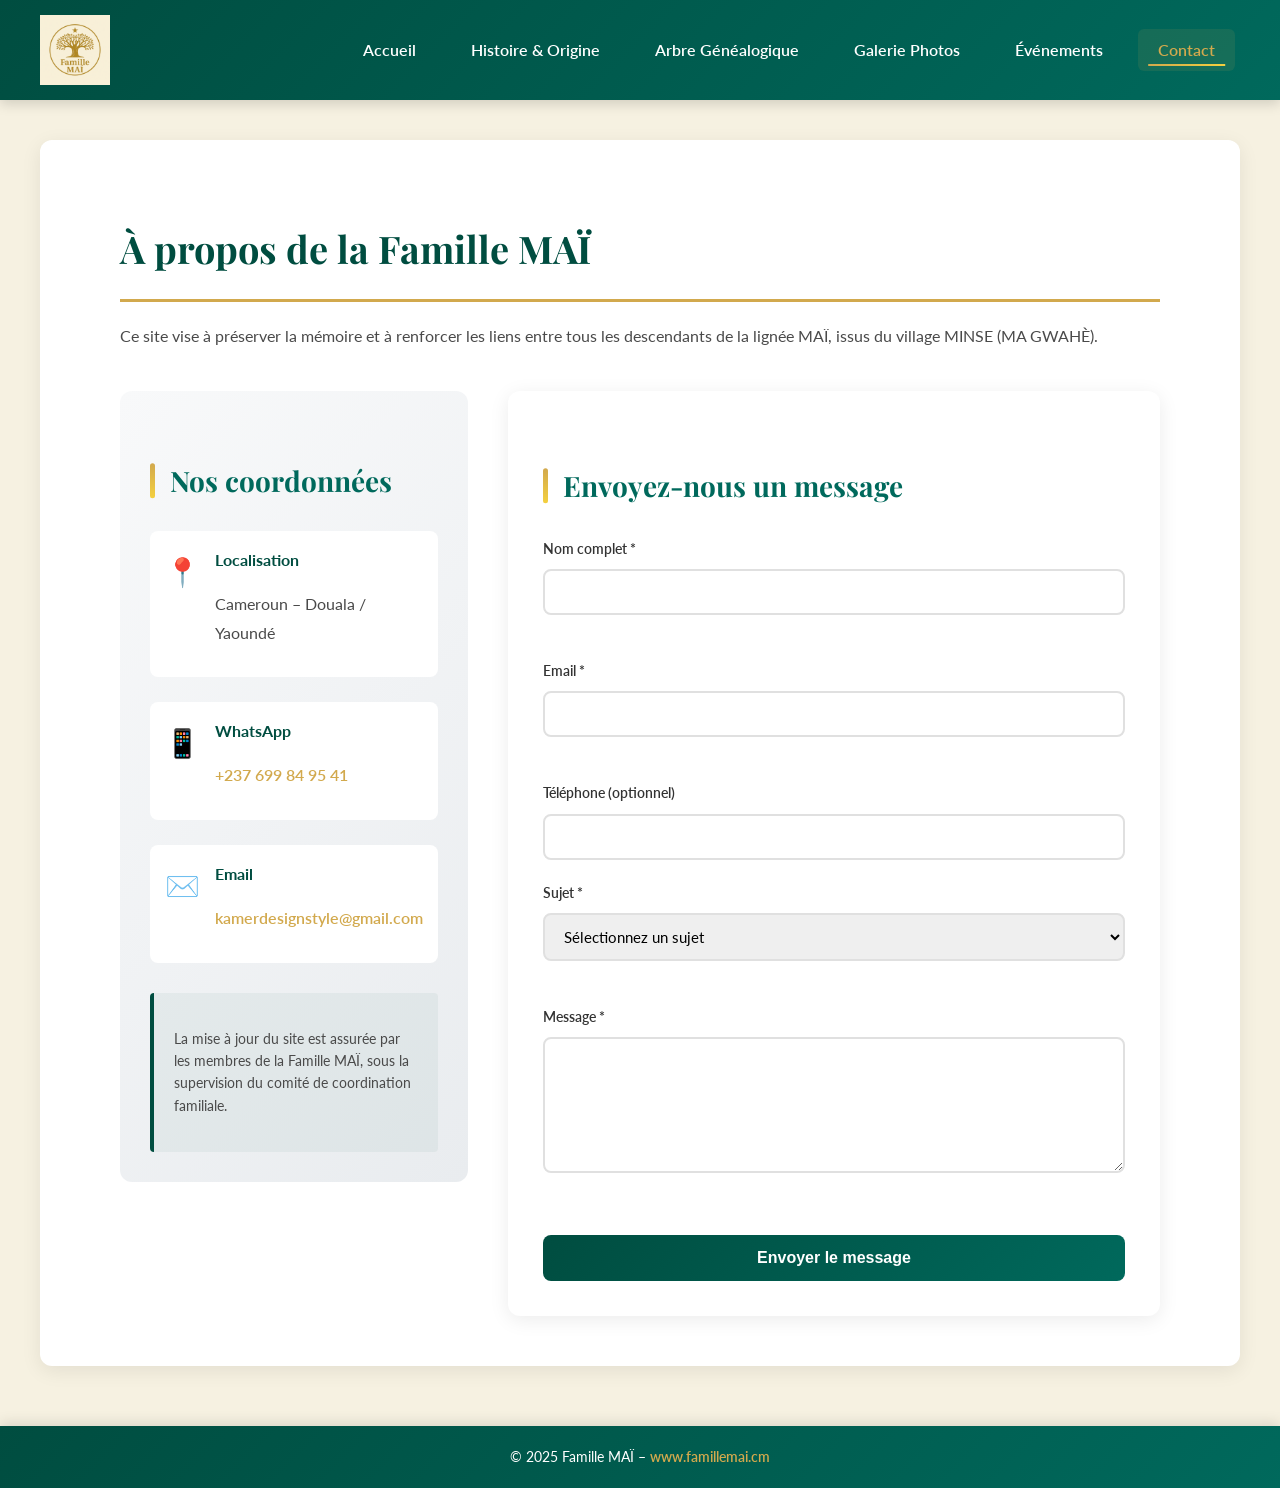
<file: contact.html>
<!DOCTYPE html>
<html lang="fr">
<head>
  <meta charset="UTF-8">
  <meta name="viewport" content="width=device-width, initial-scale=1.0">
  <title>Famille MAÏ – À propos / Contact</title>
  <link rel="icon" type="image/svg+xml" href="favicon.svg">
  <link rel="stylesheet" href="css/style.css">
  <style>
    .contact-container {
      display: grid;
      grid-template-columns: 1fr 2fr;
      gap: 40px;
      margin-top: 40px;
    }

    .contact-info {
      background: linear-gradient(135deg, #f8f9fa 0%, #e9ecef 100%);
      padding: 30px;
      border-radius: 12px;
      height: fit-content;
    }

    .contact-info h2 {
      color: #004d40;
      margin-top: 0;
      margin-bottom: 25px;
      font-size: 24px;
    }

    .info-item {
      display: flex;
      gap: 15px;
      margin-bottom: 25px;
      padding: 15px;
      background: white;
      border-radius: 8px;
      transition: transform 0.3s ease;
    }

    .info-item:hover {
      transform: translateX(5px);
    }

    .info-icon {
      font-size: 28px;
      flex-shrink: 0;
    }

    .info-item strong {
      display: block;
      color: #004d40;
      margin-bottom: 5px;
      font-size: 16px;
    }

    .info-item p {
      margin: 0;
      color: #555;
    }

    .info-item a {
      color: #00695c;
      text-decoration: none;
      transition: color 0.3s ease;
    }

    .info-item a:hover {
      color: #004d40;
      text-decoration: underline;
    }

    .info-note {
      margin-top: 30px;
      padding: 20px;
      background: rgba(0, 77, 64, 0.05);
      border-left: 4px solid #004d40;
      border-radius: 4px;
    }

    .info-note p {
      margin: 0;
      color: #555;
      font-size: 14px;
      line-height: 1.6;
    }

    .contact-form-wrapper {
      background: white;
      padding: 35px;
      border-radius: 12px;
      box-shadow: 0 4px 20px rgba(0, 0, 0, 0.08);
    }

    .contact-form-wrapper h2 {
      color: #004d40;
      margin-top: 0;
      margin-bottom: 25px;
      font-size: 24px;
    }

    .contact-form .form-group {
      margin-bottom: 20px;
    }

    .contact-form label {
      display: block;
      margin-bottom: 8px;
      color: #333;
      font-weight: 600;
      font-size: 14px;
    }

    .contact-form input,
    .contact-form select,
    .contact-form textarea {
      width: 100%;
      padding: 12px 15px;
      border: 2px solid #e0e0e0;
      border-radius: 8px;
      font-size: 15px;
      font-family: inherit;
      transition: all 0.3s ease;
      box-sizing: border-box;
    }

    .contact-form input:focus,
    .contact-form select:focus,
    .contact-form textarea:focus {
      outline: none;
      border-color: #004d40;
      box-shadow: 0 0 0 3px rgba(0, 77, 64, 0.1);
    }

    .contact-form textarea {
      resize: vertical;
      min-height: 120px;
    }

    .error-message {
      display: block;
      color: #d32f2f;
      font-size: 13px;
      margin-top: 5px;
      min-height: 18px;
    }

    .submit-btn {
      width: 100%;
      padding: 14px 30px;
      background: linear-gradient(135deg, #004d40 0%, #00695c 100%);
      color: white;
      border: none;
      border-radius: 8px;
      font-size: 16px;
      font-weight: 600;
      cursor: pointer;
      transition: all 0.3s ease;
      margin-top: 10px;
    }

    .submit-btn:hover {
      transform: translateY(-2px);
      box-shadow: 0 6px 20px rgba(0, 77, 64, 0.3);
    }

    .submit-btn:active {
      transform: translateY(0);
    }

    .submit-btn:disabled {
      opacity: 0.6;
      cursor: not-allowed;
    }

    .form-message {
      margin-top: 20px;
      padding: 15px;
      border-radius: 8px;
      font-size: 14px;
      text-align: center;
    }

    .form-message.success {
      background: #d4edda;
      color: #155724;
      border: 1px solid #c3e6cb;
    }

    .form-message.error {
      background: #f8d7da;
      color: #721c24;
      border: 1px solid #f5c6cb;
    }

    /* Responsive */
    @media (max-width: 968px) {
      .contact-container {
        grid-template-columns: 1fr;
      }
    }
  </style>
</head>
<body>
  <header>
    <img src="images/logo-mai.png" alt="Logo Famille MAÏ" class="logo">
    <button class="menu-toggle" aria-label="Menu">
      <span></span>
      <span></span>
      <span></span>
    </button>
    <nav>
      <a href="accueil.html">Accueil</a>
      <a href="histoire.html">Histoire & Origine</a>
      <a href="arbre-cascade.html">Arbre Généalogique</a>
      <a href="galerie.html">Galerie Photos</a>
      <a href="evenements.html">Événements</a>
      <a href="contact.html" class="active">Contact</a>
    </nav>
  </header>

  <main class="contenu fade-in">
    <h1>À propos de la Famille MAÏ</h1>
    <p>
      Ce site vise à préserver la mémoire et à renforcer les liens
      entre tous les descendants de la lignée MAÏ, issus du village MINSE (MA GWAHÈ).
    </p>

    <div class="contact-container">
      <div class="contact-info">
        <h2>Nos coordonnées</h2>
        <div class="info-item">
          <span class="info-icon">📍</span>
          <div>
            <strong>Localisation</strong>
            <p>Cameroun – Douala / Yaoundé</p>
          </div>
        </div>
        <div class="info-item">
          <span class="info-icon">📱</span>
          <div>
            <strong>WhatsApp</strong>
            <p><a href="https://wa.me/237699849541" target="_blank">+237 699 84 95 41</a></p>
          </div>
        </div>
        <div class="info-item">
          <span class="info-icon">✉️</span>
          <div>
            <strong>Email</strong>
            <p><a href="mailto:kamerdesignstyle@gmail.com">kamerdesignstyle@gmail.com</a></p>
          </div>
        </div>
        <div class="info-note">
          <p>
            La mise à jour du site est assurée par les membres de la Famille MAÏ,
            sous la supervision du comité de coordination familiale.
          </p>
        </div>
      </div>

      <div class="contact-form-wrapper">
        <h2>Envoyez-nous un message</h2>
        <form id="contactForm" class="contact-form">
          <div class="form-group">
            <label for="nom">Nom complet *</label>
            <input type="text" id="nom" name="nom" required>
            <span class="error-message" id="nom-error"></span>
          </div>

          <div class="form-group">
            <label for="email">Email *</label>
            <input type="email" id="email" name="email" required>
            <span class="error-message" id="email-error"></span>
          </div>

          <div class="form-group">
            <label for="telephone">Téléphone (optionnel)</label>
            <input type="tel" id="telephone" name="telephone">
          </div>

          <div class="form-group">
            <label for="sujet">Sujet *</label>
            <select id="sujet" name="sujet" required>
              <option value="">Sélectionnez un sujet</option>
              <option value="information">Demande d'information</option>
              <option value="genealogie">Arbre généalogique</option>
              <option value="evenement">Événement familial</option>
              <option value="correction">Correction d'information</option>
              <option value="autre">Autre</option>
            </select>
            <span class="error-message" id="sujet-error"></span>
          </div>

          <div class="form-group">
            <label for="message">Message *</label>
            <textarea id="message" name="message" rows="6" required></textarea>
            <span class="error-message" id="message-error"></span>
          </div>

          <button type="submit" class="submit-btn">
            <span class="btn-text">Envoyer le message</span>
            <span class="btn-loading" style="display: none;">Envoi en cours...</span>
          </button>

          <div class="form-message" id="formMessage" style="display: none;"></div>
        </form>
      </div>
    </div>
  </main>

  <footer>
    © 2025 Famille MAÏ – <a href="https://famillemai.cm">www.famillemai.cm</a>
  </footer>

  <script>
    // Header sticky effect
    window.addEventListener('scroll', () => {
      const header = document.querySelector('header');
      if (window.scrollY > 50) {
        header.classList.add('scrolled');
      } else {
        header.classList.remove('scrolled');
      }
    });

    // Menu hamburger
    const menuToggle = document.querySelector('.menu-toggle');
    const nav = document.querySelector('nav');

    menuToggle.addEventListener('click', () => {
      menuToggle.classList.toggle('active');
      nav.classList.toggle('active');
    });

    document.querySelectorAll('nav a').forEach(link => {
      link.addEventListener('click', () => {
        menuToggle.classList.remove('active');
        nav.classList.remove('active');
      });
    });

    // Validation et envoi du formulaire de contact
    const contactForm = document.getElementById('contactForm');
    const formMessage = document.getElementById('formMessage');

    // Fonction de validation des champs
    function validateField(field, errorElement, validationFn, errorMsg) {
      const value = field.value.trim();
      if (!validationFn(value)) {
        errorElement.textContent = errorMsg;
        field.style.borderColor = '#d32f2f';
        return false;
      } else {
        errorElement.textContent = '';
        field.style.borderColor = '#004d40';
        return true;
      }
    }

    // Validation email
    function isValidEmail(email) {
      const emailRegex = /^[^\s@]+@[^\s@]+\.[^\s@]+$/;
      return emailRegex.test(email);
    }

    // Validation en temps réel
    const nomField = document.getElementById('nom');
    const emailField = document.getElementById('email');
    const sujetField = document.getElementById('sujet');
    const messageField = document.getElementById('message');

    nomField.addEventListener('blur', () => {
      validateField(
        nomField,
        document.getElementById('nom-error'),
        (val) => val.length >= 2,
        'Le nom doit contenir au moins 2 caractères'
      );
    });

    emailField.addEventListener('blur', () => {
      validateField(
        emailField,
        document.getElementById('email-error'),
        isValidEmail,
        'Veuillez entrer une adresse email valide'
      );
    });

    sujetField.addEventListener('change', () => {
      validateField(
        sujetField,
        document.getElementById('sujet-error'),
        (val) => val !== '',
        'Veuillez sélectionner un sujet'
      );
    });

    messageField.addEventListener('blur', () => {
      validateField(
        messageField,
        document.getElementById('message-error'),
        (val) => val.length >= 10,
        'Le message doit contenir au moins 10 caractères'
      );
    });

    // Soumission du formulaire
    contactForm.addEventListener('submit', async (e) => {
      e.preventDefault();

      // Validation complète
      const isNomValid = validateField(
        nomField,
        document.getElementById('nom-error'),
        (val) => val.length >= 2,
        'Le nom doit contenir au moins 2 caractères'
      );

      const isEmailValid = validateField(
        emailField,
        document.getElementById('email-error'),
        isValidEmail,
        'Veuillez entrer une adresse email valide'
      );

      const isSujetValid = validateField(
        sujetField,
        document.getElementById('sujet-error'),
        (val) => val !== '',
        'Veuillez sélectionner un sujet'
      );

      const isMessageValid = validateField(
        messageField,
        document.getElementById('message-error'),
        (val) => val.length >= 10,
        'Le message doit contenir au moins 10 caractères'
      );

      if (!isNomValid || !isEmailValid || !isSujetValid || !isMessageValid) {
        showMessage('Veuillez corriger les erreurs dans le formulaire', 'error');
        return;
      }

      // Afficher l'état de chargement
      const submitBtn = contactForm.querySelector('.submit-btn');
      const btnText = submitBtn.querySelector('.btn-text');
      const btnLoading = submitBtn.querySelector('.btn-loading');

      submitBtn.disabled = true;
      btnText.style.display = 'none';
      btnLoading.style.display = 'inline';

      // Récupérer les données du formulaire
      const formData = {
        nom: nomField.value.trim(),
        email: emailField.value.trim(),
        telephone: document.getElementById('telephone').value.trim(),
        sujet: sujetField.value,
        message: messageField.value.trim()
      };

      // Simuler l'envoi (à remplacer par un vrai backend)
      try {
        // Option 1: Utiliser mailto (simple mais ouvre le client mail)
        const mailtoLink = `mailto:kamerdesignstyle@gmail.com?subject=${encodeURIComponent('Contact Famille MAÏ - ' + formData.sujet)}&body=${encodeURIComponent(
          `Nom: ${formData.nom}\n` +
          `Email: ${formData.email}\n` +
          `Téléphone: ${formData.telephone || 'Non renseigné'}\n` +
          `Sujet: ${formData.sujet}\n\n` +
          `Message:\n${formData.message}`
        )}`;

        // Simuler un délai d'envoi
        await new Promise(resolve => setTimeout(resolve, 1500));

        // Ouvrir le client mail
        window.location.href = mailtoLink;

        // Afficher le message de succès
        showMessage('Votre message a été préparé. Veuillez confirmer l\'envoi dans votre client mail.', 'success');

        // Réinitialiser le formulaire après un délai
        setTimeout(() => {
          contactForm.reset();
          // Réinitialiser les bordures
          [nomField, emailField, sujetField, messageField].forEach(field => {
            field.style.borderColor = '#e0e0e0';
          });
        }, 2000);

      } catch (error) {
        console.error('Erreur:', error);
        showMessage('Une erreur s\'est produite. Veuillez réessayer ou nous contacter directement.', 'error');
      } finally {
        // Restaurer le bouton
        submitBtn.disabled = false;
        btnText.style.display = 'inline';
        btnLoading.style.display = 'none';
      }
    });

    // Fonction pour afficher les messages
    function showMessage(message, type) {
      formMessage.textContent = message;
      formMessage.className = `form-message ${type}`;
      formMessage.style.display = 'block';

      // Masquer le message après 8 secondes
      setTimeout(() => {
        formMessage.style.display = 'none';
      }, 8000);
    }
  </script>
</body>
</html>
</file>
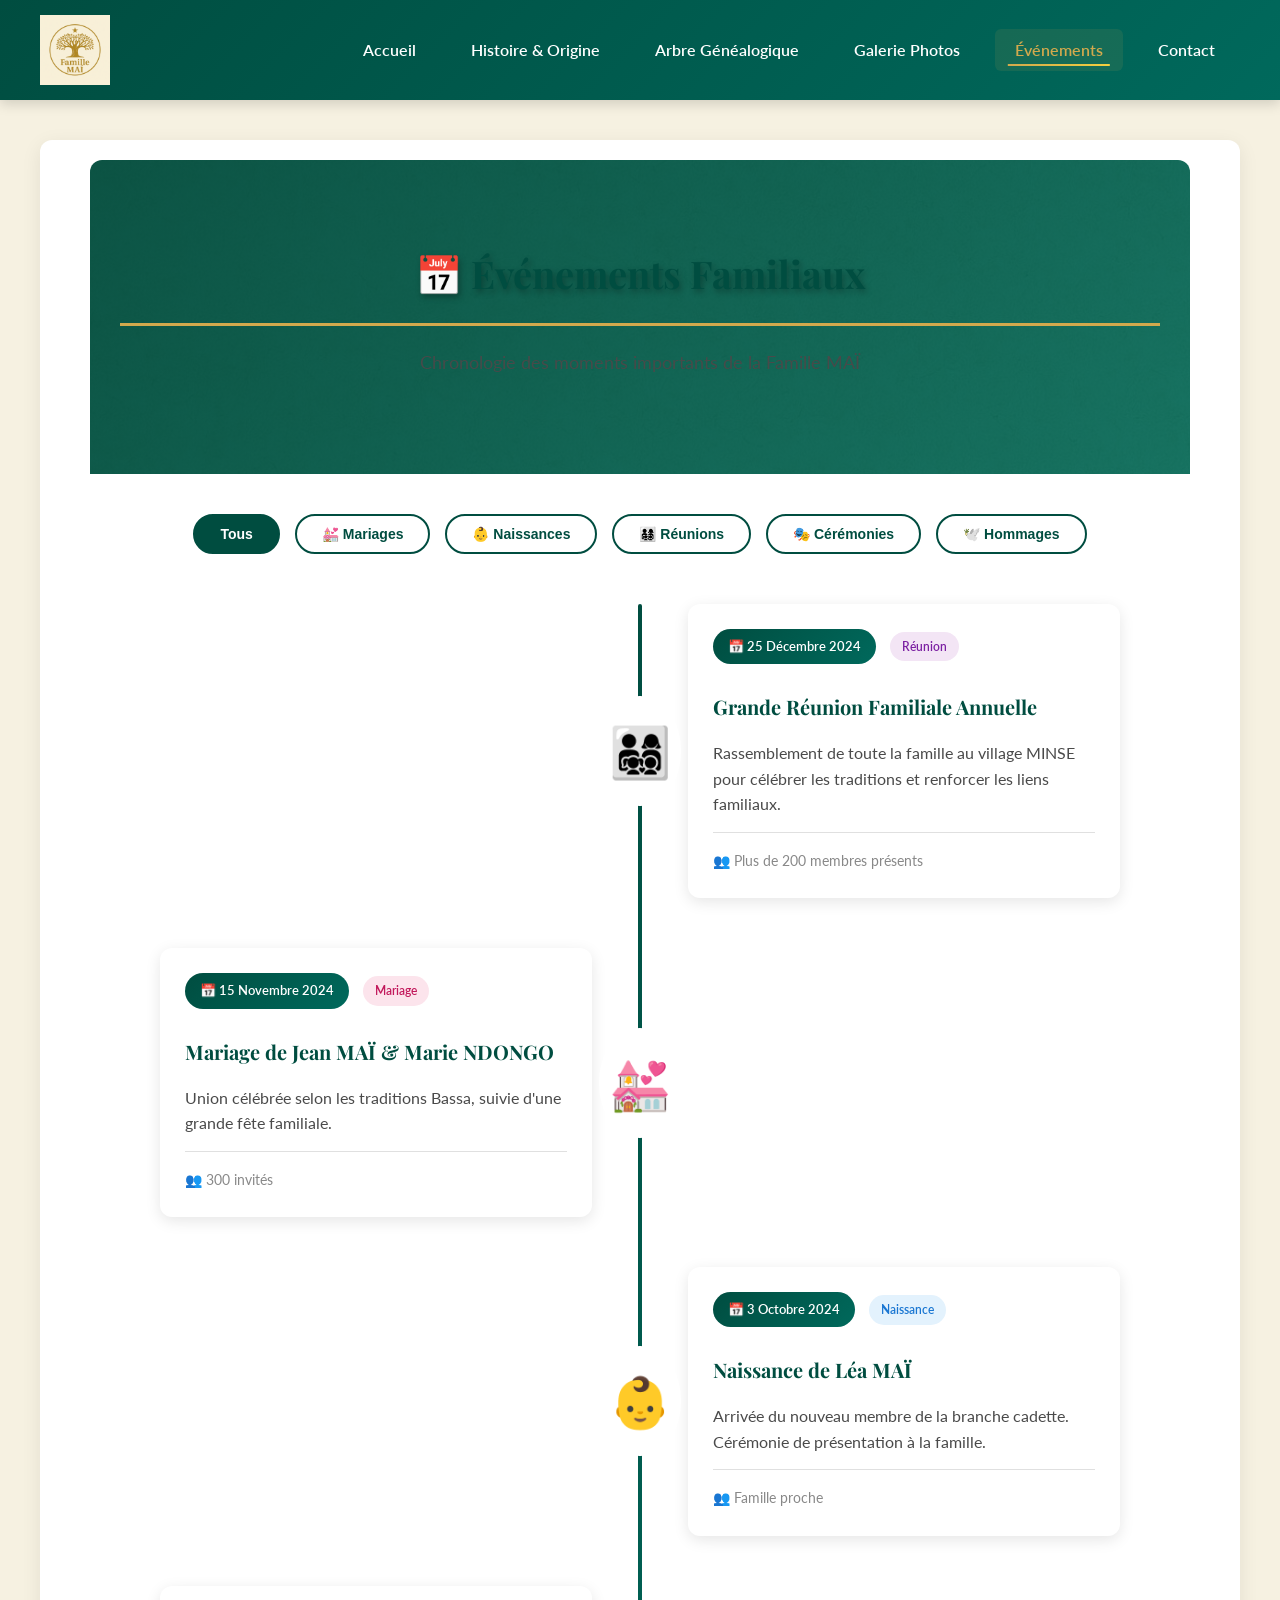
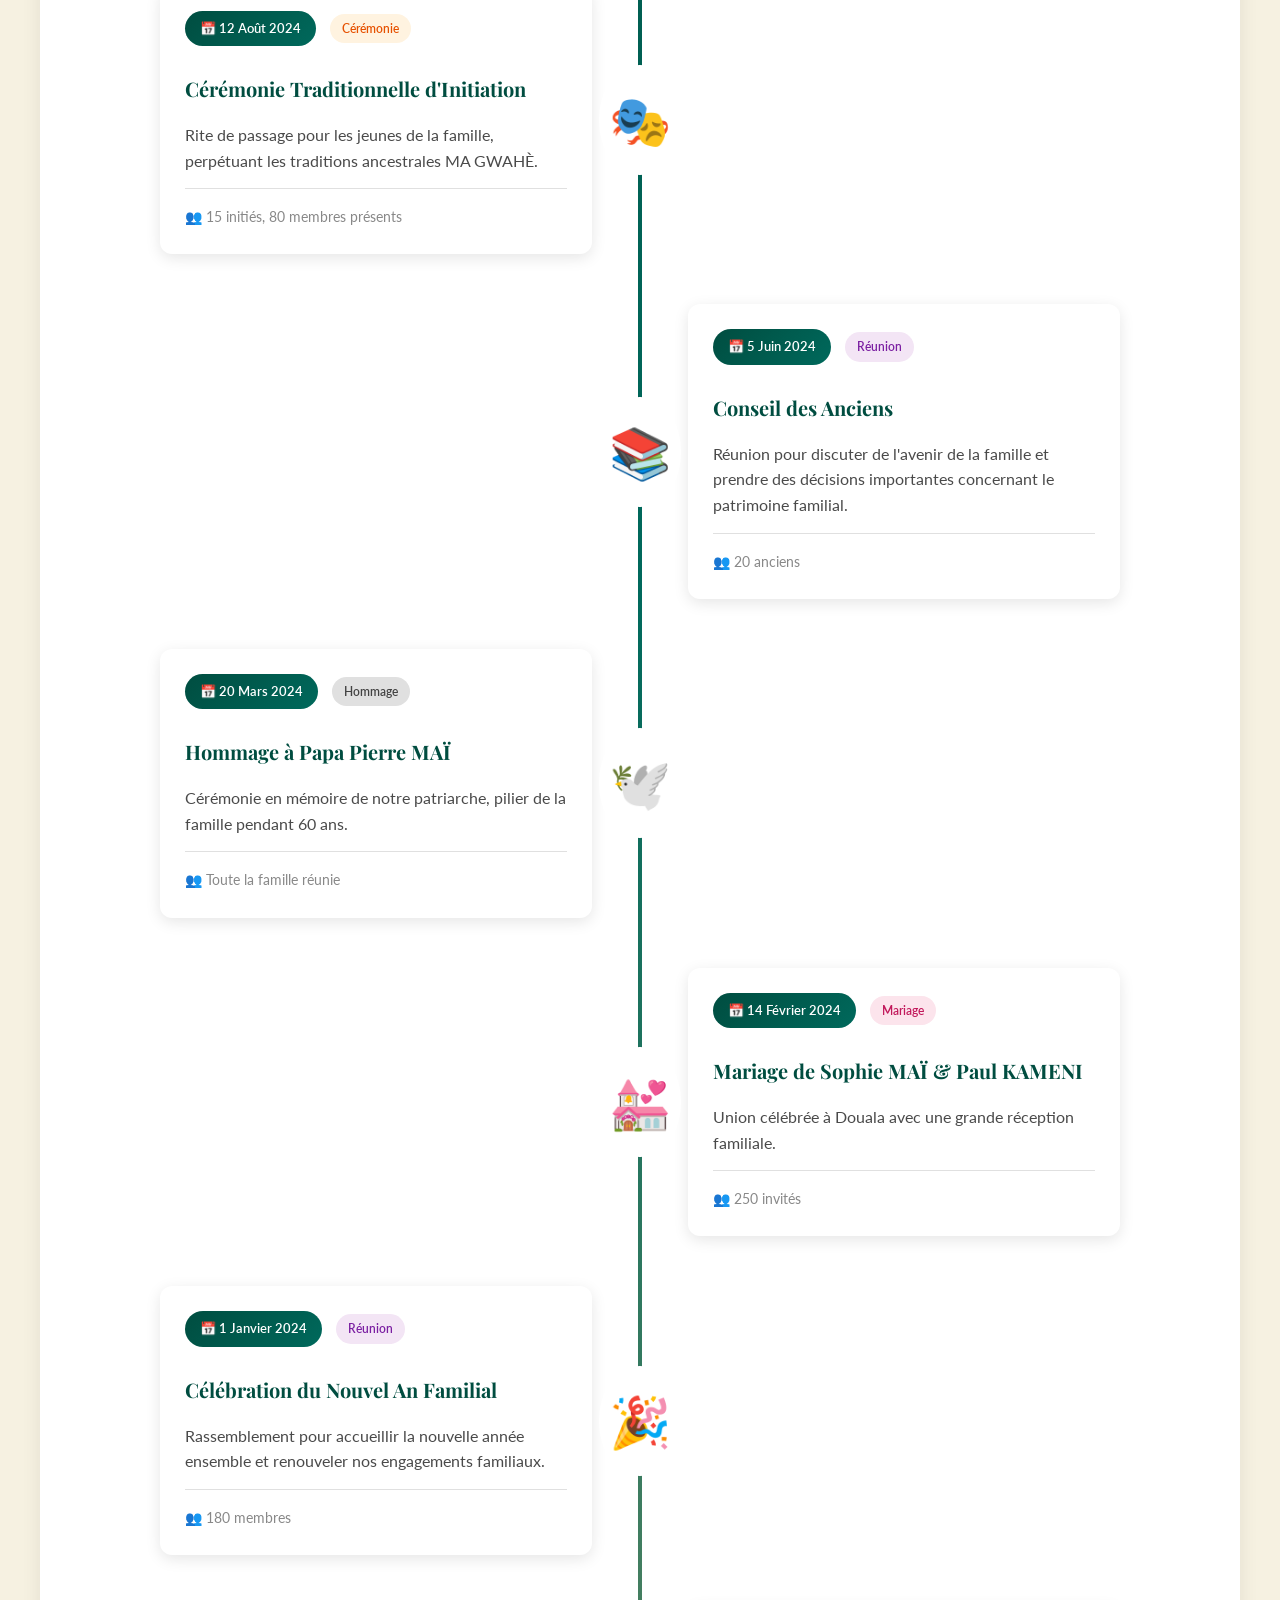
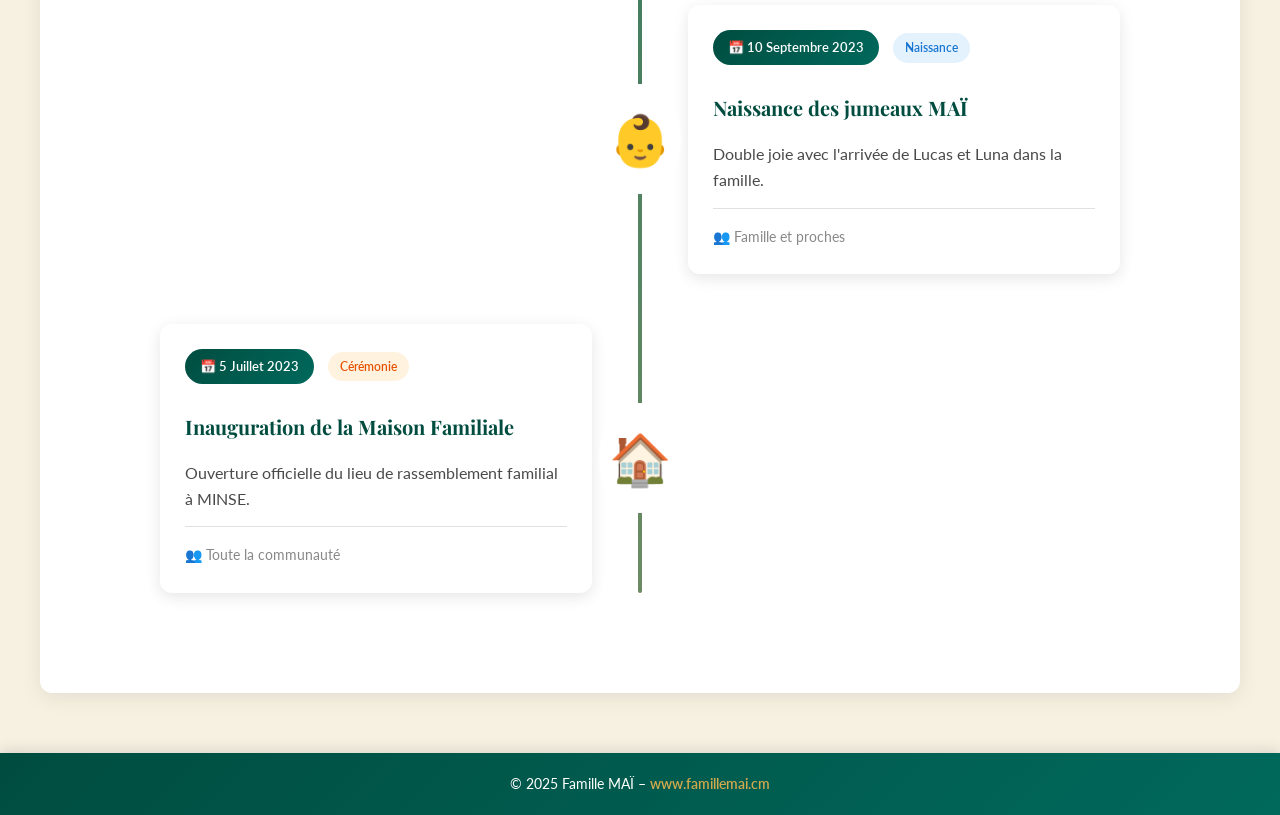
<file: evenements.html>
<!DOCTYPE html>
<html lang="fr">
<head>
  <meta charset="UTF-8">
  <meta name="viewport" content="width=device-width, initial-scale=1.0">
  <title>Famille MAÏ – Événements</title>
  <link rel="icon" type="image/svg+xml" href="favicon.svg">
  <link rel="stylesheet" href="css/style.css">
  <style>
    .events-hero {
      background: linear-gradient(135deg, rgba(0, 77, 64, 0.95), rgba(0, 105, 92, 0.9)),
                  url('images/fond.jpg') center/cover;
      color: white;
      padding: 80px 30px;
      text-align: center;
      margin: -30px -30px 40px -30px;
      border-radius: 12px 12px 0 0;
    }

    .events-hero h1 {
      font-size: 48px;
      margin: 0 0 15px 0;
      text-shadow: 2px 3px 6px rgba(0, 0, 0, 0.3);
    }

    .events-hero p {
      font-size: 18px;
      opacity: 0.95;
      margin: 0;
    }

    .events-filter {
      display: flex;
      gap: 15px;
      margin: 30px 0;
      flex-wrap: wrap;
      justify-content: center;
    }

    .filter-btn {
      padding: 10px 25px;
      background: white;
      border: 2px solid #004d40;
      color: #004d40;
      border-radius: 25px;
      cursor: pointer;
      font-weight: 600;
      transition: all 0.3s ease;
      font-size: 14px;
    }

    .filter-btn:hover,
    .filter-btn.active {
      background: #004d40;
      color: white;
    }

    .timeline {
      position: relative;
      max-width: 1000px;
      margin: 50px auto;
      padding: 0 20px;
    }

    .timeline::before {
      content: '';
      position: absolute;
      left: 50%;
      transform: translateX(-50%);
      width: 4px;
      height: 100%;
      background: linear-gradient(180deg, #004d40 0%, #00695c 50%, #6c8b63 100%);
      border-radius: 2px;
    }

    .timeline-item {
      display: flex;
      justify-content: space-between;
      align-items: center;
      margin-bottom: 50px;
      position: relative;
      opacity: 0;
      animation: fadeInUp 0.6s ease forwards;
    }

    .timeline-item:nth-child(odd) {
      flex-direction: row-reverse;
    }

    .timeline-item:nth-child(1) { animation-delay: 0.1s; }
    .timeline-item:nth-child(2) { animation-delay: 0.2s; }
    .timeline-item:nth-child(3) { animation-delay: 0.3s; }
    .timeline-item:nth-child(4) { animation-delay: 0.4s; }
    .timeline-item:nth-child(5) { animation-delay: 0.5s; }
    .timeline-item:nth-child(n+6) { animation-delay: 0.6s; }

    @keyframes fadeInUp {
      from {
        opacity: 0;
        transform: translateY(30px);
      }
      to {
        opacity: 1;
        transform: translateY(0);
      }
    }

    .timeline-content {
      width: 45%;
      background: white;
      padding: 25px;
      border-radius: 12px;
      box-shadow: 0 4px 15px rgba(0, 0, 0, 0.1);
      transition: all 0.3s ease;
      position: relative;
    }

    .timeline-content:hover {
      transform: scale(1.03);
      box-shadow: 0 6px 25px rgba(0, 0, 0, 0.15);
    }

    .timeline-content::before {
      content: '';
      position: absolute;
      top: 50%;
      width: 20px;
      height: 20px;
      background: white;
      border: 4px solid #004d40;
      border-radius: 50%;
      transform: translateY(-50%);
    }

    .timeline-item:nth-child(odd) .timeline-content::before {
      left: -60px;
    }

    .timeline-item:nth-child(even) .timeline-content::before {
      right: -60px;
    }

    .event-date {
      display: inline-block;
      background: linear-gradient(135deg, #004d40 0%, #00695c 100%);
      color: white;
      padding: 6px 15px;
      border-radius: 20px;
      font-size: 13px;
      font-weight: 600;
      margin-bottom: 15px;
    }

    .event-type {
      display: inline-block;
      padding: 4px 12px;
      border-radius: 15px;
      font-size: 12px;
      font-weight: 600;
      margin-left: 10px;
    }

    .event-type.mariage {
      background: #fce4ec;
      color: #c2185b;
    }

    .event-type.naissance {
      background: #e3f2fd;
      color: #1976d2;
    }

    .event-type.reunion {
      background: #f3e5f5;
      color: #7b1fa2;
    }

    .event-type.ceremonie {
      background: #fff3e0;
      color: #e65100;
    }

    .event-type.deces {
      background: #e0e0e0;
      color: #424242;
    }

    .event-title {
      font-size: 20px;
      color: #004d40;
      margin: 10px 0;
      font-weight: 700;
    }

    .event-description {
      color: #666;
      line-height: 1.6;
      margin: 10px 0;
    }

    .event-participants {
      margin-top: 15px;
      padding-top: 15px;
      border-top: 1px solid #e0e0e0;
      font-size: 14px;
      color: #888;
    }

    .timeline-icon {
      font-size: 50px;
      position: absolute;
      left: 50%;
      transform: translateX(-50%);
      background: white;
      padding: 10px;
      border-radius: 50%;
      z-index: 10;
    }

    .empty-state {
      text-align: center;
      padding: 60px 20px;
      color: #666;
    }

    .empty-state h3 {
      font-size: 24px;
      color: #004d40;
      margin-bottom: 10px;
    }

    /* Responsive */
    @media (max-width: 768px) {
      .events-hero h1 {
        font-size: 32px;
      }

      .timeline::before {
        left: 30px;
      }

      .timeline-item {
        flex-direction: column !important;
        align-items: flex-start;
        padding-left: 60px;
      }

      .timeline-content {
        width: 100%;
      }

      .timeline-item:nth-child(odd) .timeline-content::before,
      .timeline-item:nth-child(even) .timeline-content::before {
        left: -60px;
      }

      .timeline-icon {
        left: 30px;
      }
    }
  </style>
</head>
<body>
  <header>
    <img src="images/logo-mai.png" alt="Logo Famille MAÏ" class="logo">
    <button class="menu-toggle" aria-label="Menu">
      <span></span>
      <span></span>
      <span></span>
    </button>
    <nav>
      <a href="accueil.html">Accueil</a>
      <a href="histoire.html">Histoire & Origine</a>
      <a href="arbre-cascade.html">Arbre Généalogique</a>
      <a href="galerie.html">Galerie Photos</a>
      <a href="evenements.html" class="active">Événements</a>
      <a href="contact.html">Contact</a>
    </nav>
  </header>

  <main class="contenu">
    <div class="events-hero">
      <h1>📅 Événements Familiaux</h1>
      <p>Chronologie des moments importants de la Famille MAÏ</p>
    </div>

    <div class="events-filter">
      <button class="filter-btn active" onclick="filterEvents('tous')">Tous</button>
      <button class="filter-btn" onclick="filterEvents('mariage')">💒 Mariages</button>
      <button class="filter-btn" onclick="filterEvents('naissance')">👶 Naissances</button>
      <button class="filter-btn" onclick="filterEvents('reunion')">👨‍👩‍👧‍👦 Réunions</button>
      <button class="filter-btn" onclick="filterEvents('ceremonie')">🎭 Cérémonies</button>
      <button class="filter-btn" onclick="filterEvents('deces')">🕊️ Hommages</button>
    </div>

    <div class="timeline" id="timeline">
      <!-- Événements générés par JavaScript -->
    </div>
  </main>

  <footer>
    © 2025 Famille MAÏ – <a href="https://famillemai.cm">www.famillemai.cm</a>
  </footer>

  <script>
    // Données des événements (à enrichir avec de vraies données)
    const events = [
      {
        date: "25 Décembre 2024",
        type: "reunion",
        icon: "👨‍👩‍👧‍👦",
        title: "Grande Réunion Familiale Annuelle",
        description: "Rassemblement de toute la famille au village MINSE pour célébrer les traditions et renforcer les liens familiaux.",
        participants: "Plus de 200 membres présents"
      },
      {
        date: "15 Novembre 2024",
        type: "mariage",
        icon: "💒",
        title: "Mariage de Jean MAÏ & Marie NDONGO",
        description: "Union célébrée selon les traditions Bassa, suivie d'une grande fête familiale.",
        participants: "300 invités"
      },
      {
        date: "3 Octobre 2024",
        type: "naissance",
        icon: "👶",
        title: "Naissance de Léa MAÏ",
        description: "Arrivée du nouveau membre de la branche cadette. Cérémonie de présentation à la famille.",
        participants: "Famille proche"
      },
      {
        date: "12 Août 2024",
        type: "ceremonie",
        icon: "🎭",
        title: "Cérémonie Traditionnelle d'Initiation",
        description: "Rite de passage pour les jeunes de la famille, perpétuant les traditions ancestrales MA GWAHÈ.",
        participants: "15 initiés, 80 membres présents"
      },
      {
        date: "5 Juin 2024",
        type: "reunion",
        icon: "📚",
        title: "Conseil des Anciens",
        description: "Réunion pour discuter de l'avenir de la famille et prendre des décisions importantes concernant le patrimoine familial.",
        participants: "20 anciens"
      },
      {
        date: "20 Mars 2024",
        type: "deces",
        icon: "🕊️",
        title: "Hommage à Papa Pierre MAÏ",
        description: "Cérémonie en mémoire de notre patriarche, pilier de la famille pendant 60 ans.",
        participants: "Toute la famille réunie"
      },
      {
        date: "14 Février 2024",
        type: "mariage",
        icon: "💒",
        title: "Mariage de Sophie MAÏ & Paul KAMENI",
        description: "Union célébrée à Douala avec une grande réception familiale.",
        participants: "250 invités"
      },
      {
        date: "1 Janvier 2024",
        type: "reunion",
        icon: "🎉",
        title: "Célébration du Nouvel An Familial",
        description: "Rassemblement pour accueillir la nouvelle année ensemble et renouveler nos engagements familiaux.",
        participants: "180 membres"
      },
      {
        date: "10 Septembre 2023",
        type: "naissance",
        icon: "👶",
        title: "Naissance des jumeaux MAÏ",
        description: "Double joie avec l'arrivée de Lucas et Luna dans la famille.",
        participants: "Famille et proches"
      },
      {
        date: "5 Juillet 2023",
        type: "ceremonie",
        icon: "🏠",
        title: "Inauguration de la Maison Familiale",
        description: "Ouverture officielle du lieu de rassemblement familial à MINSE.",
        participants: "Toute la communauté"
      }
    ];

    let currentFilter = 'tous';

    // Générer la timeline
    function renderTimeline(filter = 'tous') {
      const timeline = document.getElementById('timeline');
      const filteredEvents = filter === 'tous'
        ? events
        : events.filter(e => e.type === filter);

      if (filteredEvents.length === 0) {
        timeline.innerHTML = `
          <div class="empty-state">
            <h3>Aucun événement trouvé</h3>
            <p>Aucun événement ne correspond à ce filtre</p>
          </div>
        `;
        return;
      }

      timeline.innerHTML = filteredEvents.map((event, index) => `
        <div class="timeline-item" data-type="${event.type}">
          <div class="timeline-icon">${event.icon}</div>
          <div class="timeline-content">
            <div>
              <span class="event-date">📅 ${event.date}</span>
              <span class="event-type ${event.type}">${getTypeLabel(event.type)}</span>
            </div>
            <h3 class="event-title">${event.title}</h3>
            <p class="event-description">${event.description}</p>
            <div class="event-participants">👥 ${event.participants}</div>
          </div>
        </div>
      `).join('');
    }

    // Obtenir le label du type d'événement
    function getTypeLabel(type) {
      const labels = {
        mariage: 'Mariage',
        naissance: 'Naissance',
        reunion: 'Réunion',
        ceremonie: 'Cérémonie',
        deces: 'Hommage'
      };
      return labels[type] || type;
    }

    // Filtrer les événements
    function filterEvents(type) {
      currentFilter = type;

      // Mettre à jour les boutons actifs
      document.querySelectorAll('.filter-btn').forEach(btn => {
        btn.classList.remove('active');
      });
      event.target.classList.add('active');

      // Réafficher la timeline
      renderTimeline(type);
    }

    // Header sticky effect
    window.addEventListener('scroll', () => {
      const header = document.querySelector('header');
      if (window.scrollY > 50) {
        header.classList.add('scrolled');
      } else {
        header.classList.remove('scrolled');
      }
    });

    // Menu hamburger
    const menuToggle = document.querySelector('.menu-toggle');
    const nav = document.querySelector('nav');

    menuToggle.addEventListener('click', () => {
      menuToggle.classList.toggle('active');
      nav.classList.toggle('active');
    });

    document.querySelectorAll('nav a').forEach(link => {
      link.addEventListener('click', () => {
        menuToggle.classList.remove('active');
        nav.classList.remove('active');
      });
    });

    // Initialiser la timeline
    renderTimeline();
  </script>
</body>
</html>
</file>
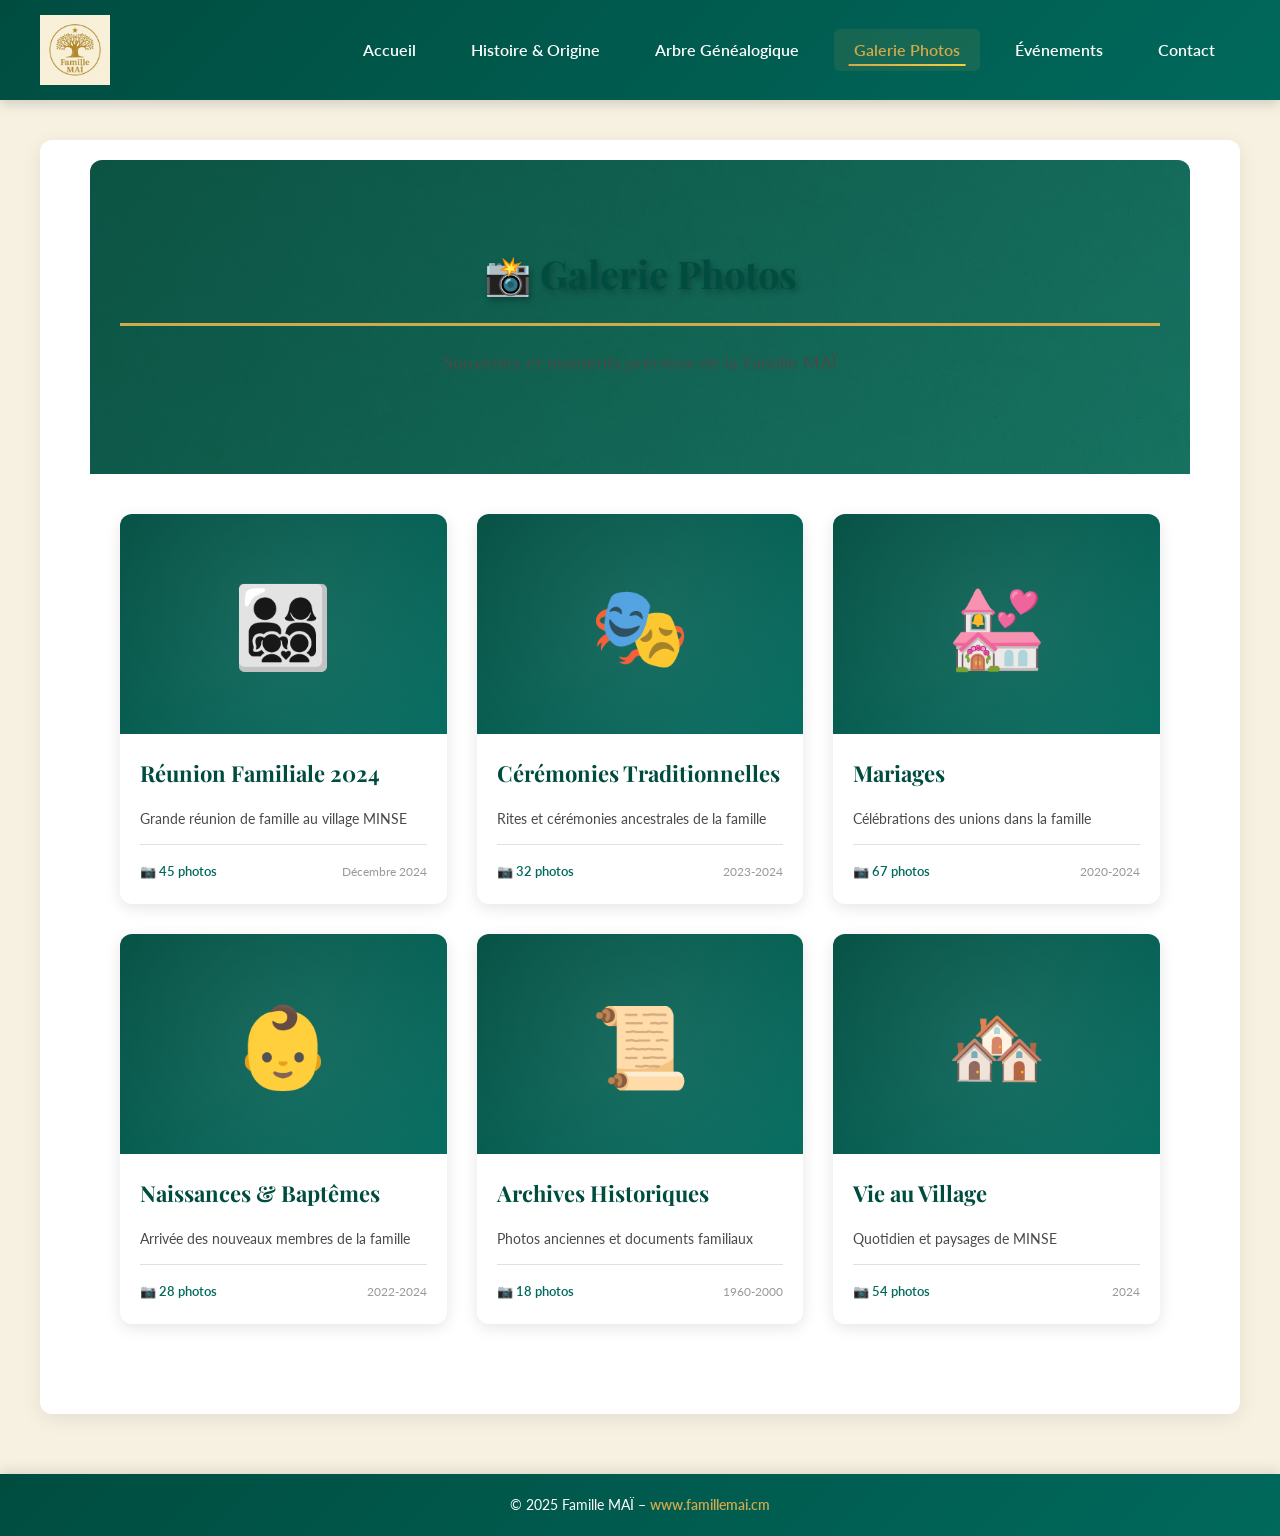
<file: galerie.html>
<!DOCTYPE html>
<html lang="fr">
<head>
  <meta charset="UTF-8">
  <meta name="viewport" content="width=device-width, initial-scale=1.0">
  <title>Famille MAÏ – Galerie Photos</title>
  <link rel="icon" type="image/svg+xml" href="favicon.svg">
  <link rel="stylesheet" href="css/style.css">
  <style>
    .gallery-hero {
      background: linear-gradient(135deg, rgba(0, 77, 64, 0.95), rgba(0, 105, 92, 0.9)),
                  url('images/fond.jpg') center/cover;
      color: white;
      padding: 80px 30px;
      text-align: center;
      margin: -30px -30px 40px -30px;
      border-radius: 12px 12px 0 0;
    }

    .gallery-hero h1 {
      font-size: 48px;
      margin: 0 0 15px 0;
      text-shadow: 2px 3px 6px rgba(0, 0, 0, 0.3);
    }

    .gallery-hero p {
      font-size: 18px;
      opacity: 0.95;
      margin: 0;
    }

    .albums-grid {
      display: grid;
      grid-template-columns: repeat(auto-fill, minmax(320px, 1fr));
      gap: 30px;
      margin: 40px 0;
    }

    .album-card {
      background: white;
      border-radius: 12px;
      overflow: hidden;
      box-shadow: 0 4px 15px rgba(0, 0, 0, 0.1);
      transition: all 0.3s ease;
      cursor: pointer;
    }

    .album-card:hover {
      transform: translateY(-5px);
      box-shadow: 0 8px 25px rgba(0, 0, 0, 0.15);
    }

    .album-cover {
      width: 100%;
      height: 220px;
      background: linear-gradient(135deg, #004d40 0%, #00695c 100%);
      display: flex;
      align-items: center;
      justify-content: center;
      font-size: 80px;
      position: relative;
      overflow: hidden;
    }

    .album-cover::before {
      content: '';
      position: absolute;
      top: -50%;
      left: -50%;
      width: 200%;
      height: 200%;
      background: radial-gradient(circle, rgba(255,255,255,0.1) 0%, transparent 70%);
      animation: shimmer 3s infinite;
    }

    @keyframes shimmer {
      0%, 100% { transform: translate(0, 0); }
      50% { transform: translate(30px, 30px); }
    }

    .album-info {
      padding: 20px;
    }

    .album-info h3 {
      margin: 0 0 10px 0;
      color: #004d40;
      font-size: 22px;
    }

    .album-info p {
      margin: 0 0 15px 0;
      color: #666;
      font-size: 14px;
      line-height: 1.5;
    }

    .album-meta {
      display: flex;
      justify-content: space-between;
      align-items: center;
      padding-top: 15px;
      border-top: 1px solid #e0e0e0;
    }

    .album-count {
      color: #00695c;
      font-size: 13px;
      font-weight: 600;
    }

    .album-date {
      color: #999;
      font-size: 12px;
    }

    /* Modal pour afficher les photos */
    .modal {
      display: none;
      position: fixed;
      z-index: 1000;
      left: 0;
      top: 0;
      width: 100%;
      height: 100%;
      background: rgba(0, 0, 0, 0.95);
      animation: fadeIn 0.3s ease;
    }

    @keyframes fadeIn {
      from { opacity: 0; }
      to { opacity: 1; }
    }

    .modal.active {
      display: flex;
      flex-direction: column;
    }

    .modal-header {
      padding: 20px 30px;
      background: rgba(0, 77, 64, 0.9);
      color: white;
      display: flex;
      justify-content: space-between;
      align-items: center;
    }

    .modal-title {
      font-size: 24px;
      margin: 0;
    }

    .close-modal {
      background: none;
      border: none;
      color: white;
      font-size: 32px;
      cursor: pointer;
      padding: 0;
      width: 40px;
      height: 40px;
      display: flex;
      align-items: center;
      justify-content: center;
      border-radius: 50%;
      transition: background 0.3s ease;
    }

    .close-modal:hover {
      background: rgba(255, 255, 255, 0.1);
    }

    .modal-body {
      flex: 1;
      overflow-y: auto;
      padding: 40px 30px;
    }

    .photos-grid {
      display: grid;
      grid-template-columns: repeat(auto-fill, minmax(250px, 1fr));
      gap: 20px;
    }

    .photo-item {
      aspect-ratio: 1;
      background: #f0f0f0;
      border-radius: 8px;
      display: flex;
      align-items: center;
      justify-content: center;
      font-size: 60px;
      color: rgba(0, 77, 64, 0.3);
      transition: transform 0.3s ease;
      cursor: pointer;
    }

    .photo-item:hover {
      transform: scale(1.05);
    }

    .empty-state {
      text-align: center;
      padding: 60px 20px;
      color: rgba(255, 255, 255, 0.7);
    }

    .empty-state h3 {
      font-size: 24px;
      margin-bottom: 10px;
    }

    /* Responsive */
    @media (max-width: 768px) {
      .gallery-hero h1 {
        font-size: 32px;
      }

      .albums-grid {
        grid-template-columns: 1fr;
      }

      .photos-grid {
        grid-template-columns: repeat(auto-fill, minmax(150px, 1fr));
      }
    }
  </style>
</head>
<body>
  <header>
    <img src="images/logo-mai.png" alt="Logo Famille MAÏ" class="logo">
    <button class="menu-toggle" aria-label="Menu">
      <span></span>
      <span></span>
      <span></span>
    </button>
    <nav>
      <a href="accueil.html">Accueil</a>
      <a href="histoire.html">Histoire & Origine</a>
      <a href="arbre-cascade.html">Arbre Généalogique</a>
      <a href="galerie.html" class="active">Galerie Photos</a>
      <a href="evenements.html">Événements</a>
      <a href="contact.html">Contact</a>
    </nav>
  </header>

  <main class="contenu">
    <div class="gallery-hero">
      <h1>📸 Galerie Photos</h1>
      <p>Souvenirs et moments précieux de la Famille MAÏ</p>
    </div>

    <div class="albums-grid" id="albumsGrid">
      <!-- Albums seront générés par JavaScript -->
    </div>
  </main>

  <!-- Modal pour afficher les photos d'un album -->
  <div class="modal" id="photoModal">
    <div class="modal-header">
      <h2 class="modal-title" id="modalTitle"></h2>
      <button class="close-modal" onclick="closeModal()">&times;</button>
    </div>
    <div class="modal-body">
      <div class="photos-grid" id="photosGrid"></div>
    </div>
  </div>

  <footer>
    © 2025 Famille MAÏ – <a href="https://famillemai.cm">www.famillemai.cm</a>
  </footer>

  <script>
    // Données des albums (à remplacer par de vraies photos plus tard)
    const albums = [
      {
        id: 1,
        title: "Réunion Familiale 2024",
        description: "Grande réunion de famille au village MINSE",
        icon: "👨‍👩‍👧‍👦",
        photoCount: 45,
        date: "Décembre 2024",
        photos: []
      },
      {
        id: 2,
        title: "Cérémonies Traditionnelles",
        description: "Rites et cérémonies ancestrales de la famille",
        icon: "🎭",
        photoCount: 32,
        date: "2023-2024",
        photos: []
      },
      {
        id: 3,
        title: "Mariages",
        description: "Célébrations des unions dans la famille",
        icon: "💒",
        photoCount: 67,
        date: "2020-2024",
        photos: []
      },
      {
        id: 4,
        title: "Naissances & Baptêmes",
        description: "Arrivée des nouveaux membres de la famille",
        icon: "👶",
        photoCount: 28,
        date: "2022-2024",
        photos: []
      },
      {
        id: 5,
        title: "Archives Historiques",
        description: "Photos anciennes et documents familiaux",
        icon: "📜",
        photoCount: 18,
        date: "1960-2000",
        photos: []
      },
      {
        id: 6,
        title: "Vie au Village",
        description: "Quotidien et paysages de MINSE",
        icon: "🏘️",
        photoCount: 54,
        date: "2024",
        photos: []
      }
    ];

    // Générer les cartes d'albums
    function renderAlbums() {
      const albumsGrid = document.getElementById('albumsGrid');
      albumsGrid.innerHTML = albums.map(album => `
        <div class="album-card" onclick="openAlbum(${album.id})">
          <div class="album-cover">
            ${album.icon}
          </div>
          <div class="album-info">
            <h3>${album.title}</h3>
            <p>${album.description}</p>
            <div class="album-meta">
              <span class="album-count">📷 ${album.photoCount} photos</span>
              <span class="album-date">${album.date}</span>
            </div>
          </div>
        </div>
      `).join('');
    }

    // Ouvrir un album
    function openAlbum(albumId) {
      const album = albums.find(a => a.id === albumId);
      if (!album) return;

      document.getElementById('modalTitle').textContent = album.title;
      const photosGrid = document.getElementById('photosGrid');

      if (album.photos.length === 0) {
        // Aucune photo pour le moment
        photosGrid.innerHTML = `
          <div class="empty-state" style="grid-column: 1 / -1;">
            <h3>🖼️ Album en cours de création</h3>
            <p>Les photos seront ajoutées prochainement</p>
          </div>
        `;
      } else {
        // Afficher les photos (à implémenter avec de vraies images)
        photosGrid.innerHTML = album.photos.map((photo, index) => `
          <div class="photo-item">
            📷
          </div>
        `).join('');
      }

      document.getElementById('photoModal').classList.add('active');
      document.body.style.overflow = 'hidden';
    }

    // Fermer le modal
    function closeModal() {
      document.getElementById('photoModal').classList.remove('active');
      document.body.style.overflow = 'auto';
    }

    // Fermer avec la touche Escape
    document.addEventListener('keydown', (e) => {
      if (e.key === 'Escape') {
        closeModal();
      }
    });

    // Header sticky effect
    window.addEventListener('scroll', () => {
      const header = document.querySelector('header');
      if (window.scrollY > 50) {
        header.classList.add('scrolled');
      } else {
        header.classList.remove('scrolled');
      }
    });

    // Menu hamburger
    const menuToggle = document.querySelector('.menu-toggle');
    const nav = document.querySelector('nav');

    menuToggle.addEventListener('click', () => {
      menuToggle.classList.toggle('active');
      nav.classList.toggle('active');
    });

    document.querySelectorAll('nav a').forEach(link => {
      link.addEventListener('click', () => {
        menuToggle.classList.remove('active');
        nav.classList.remove('active');
      });
    });

    // Initialiser la page
    renderAlbums();
  </script>
</body>
</html>
</file>
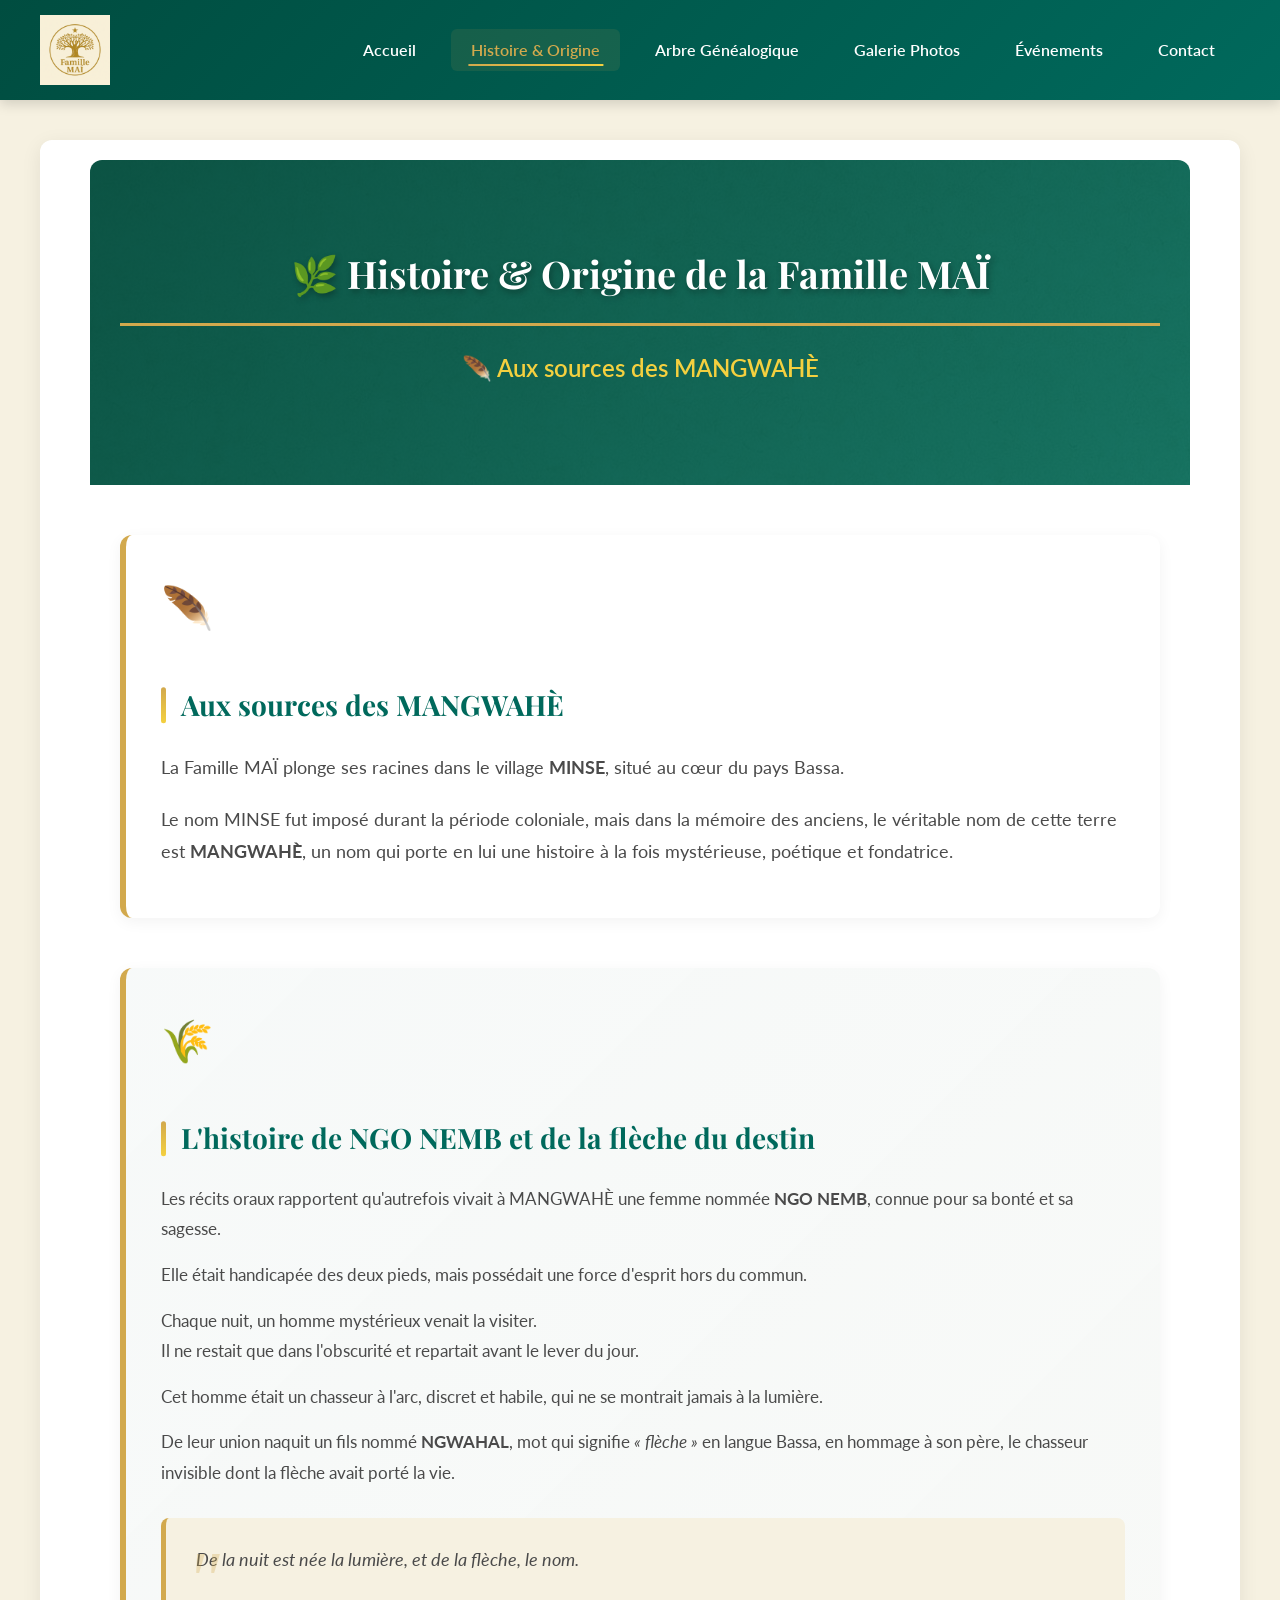
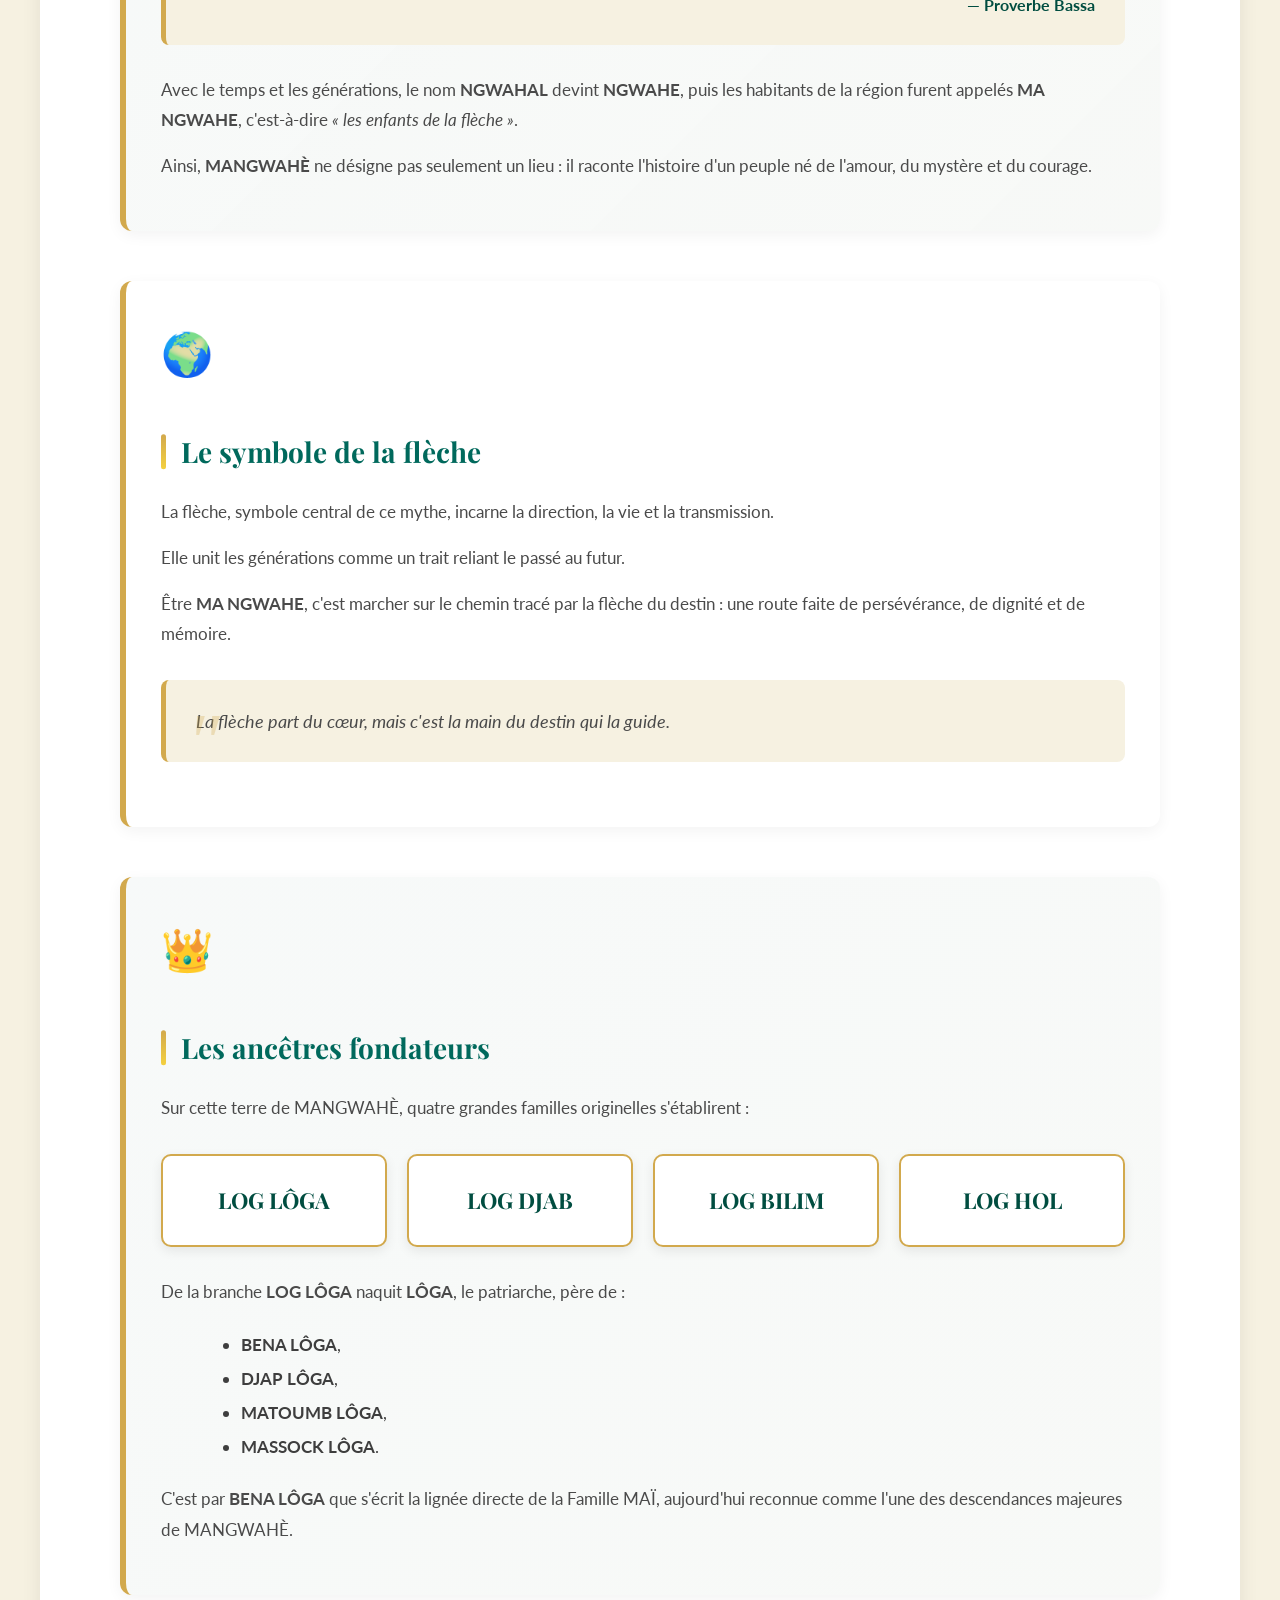
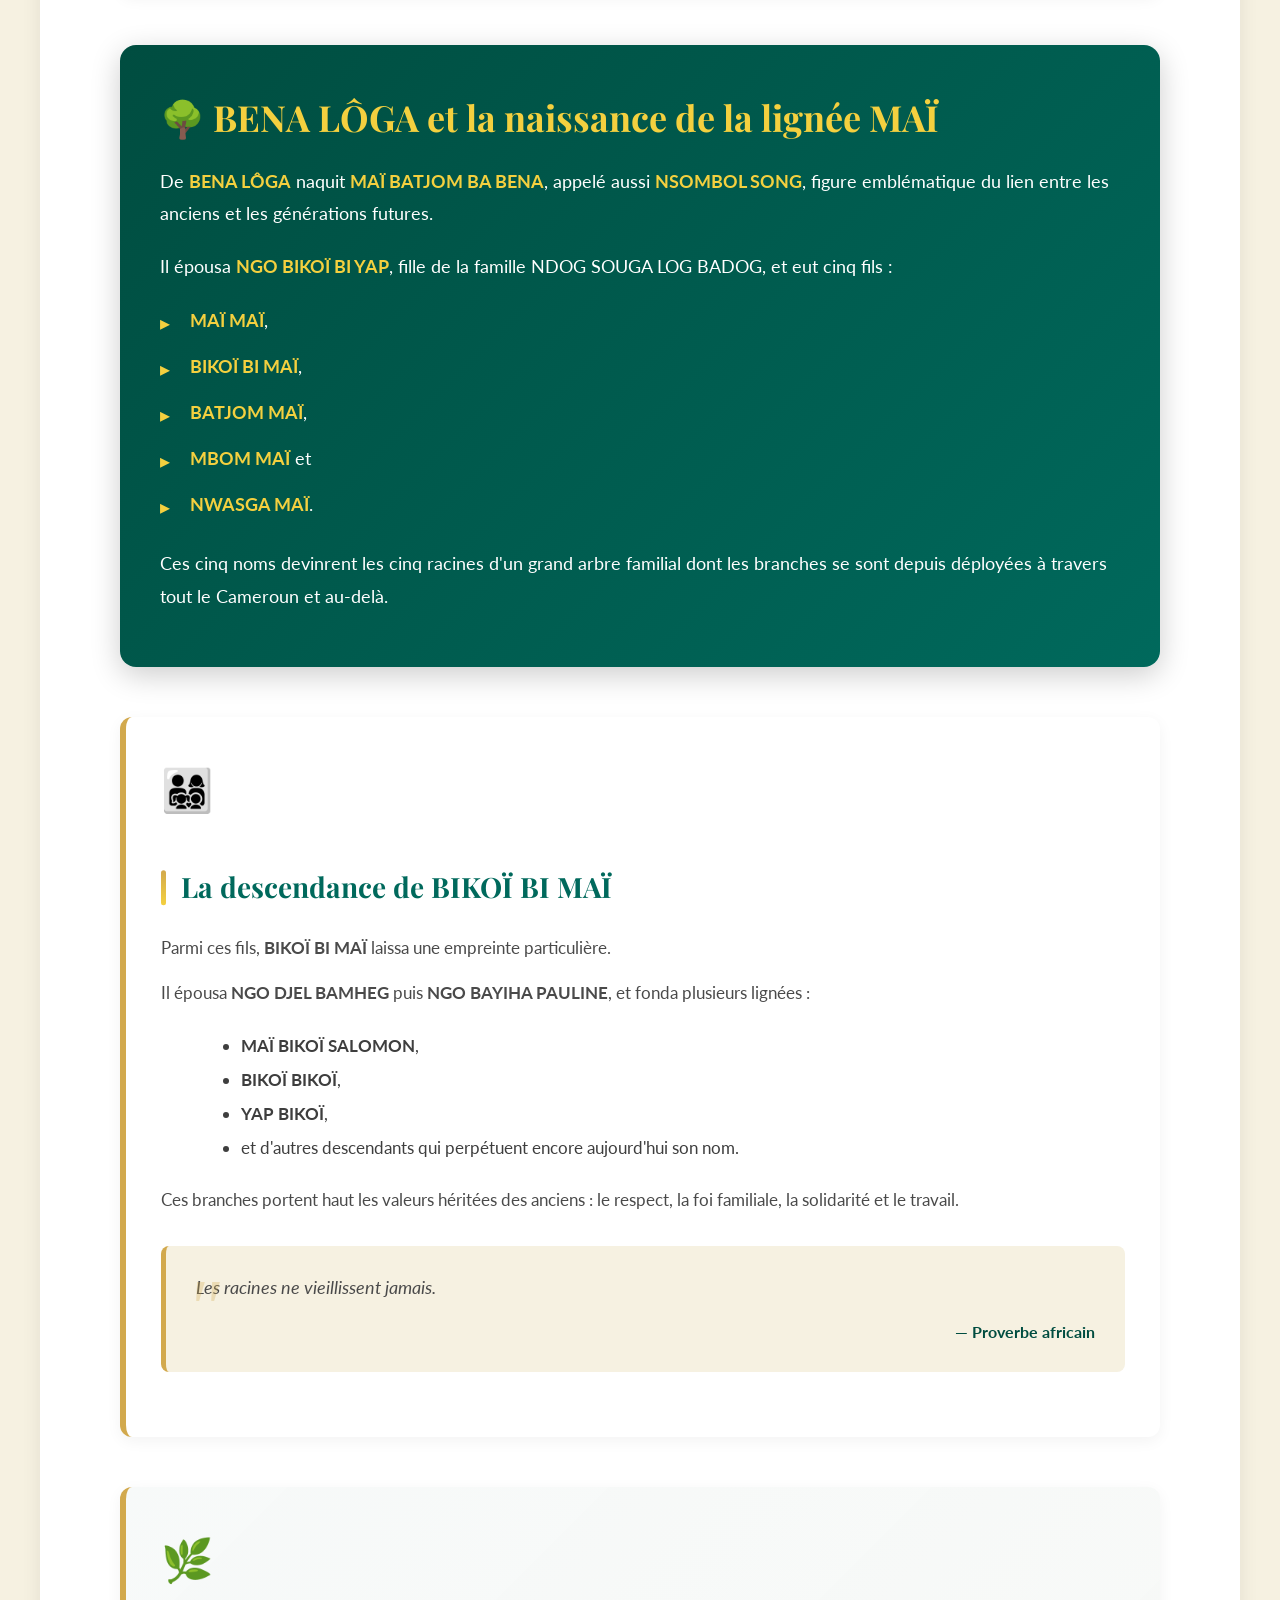
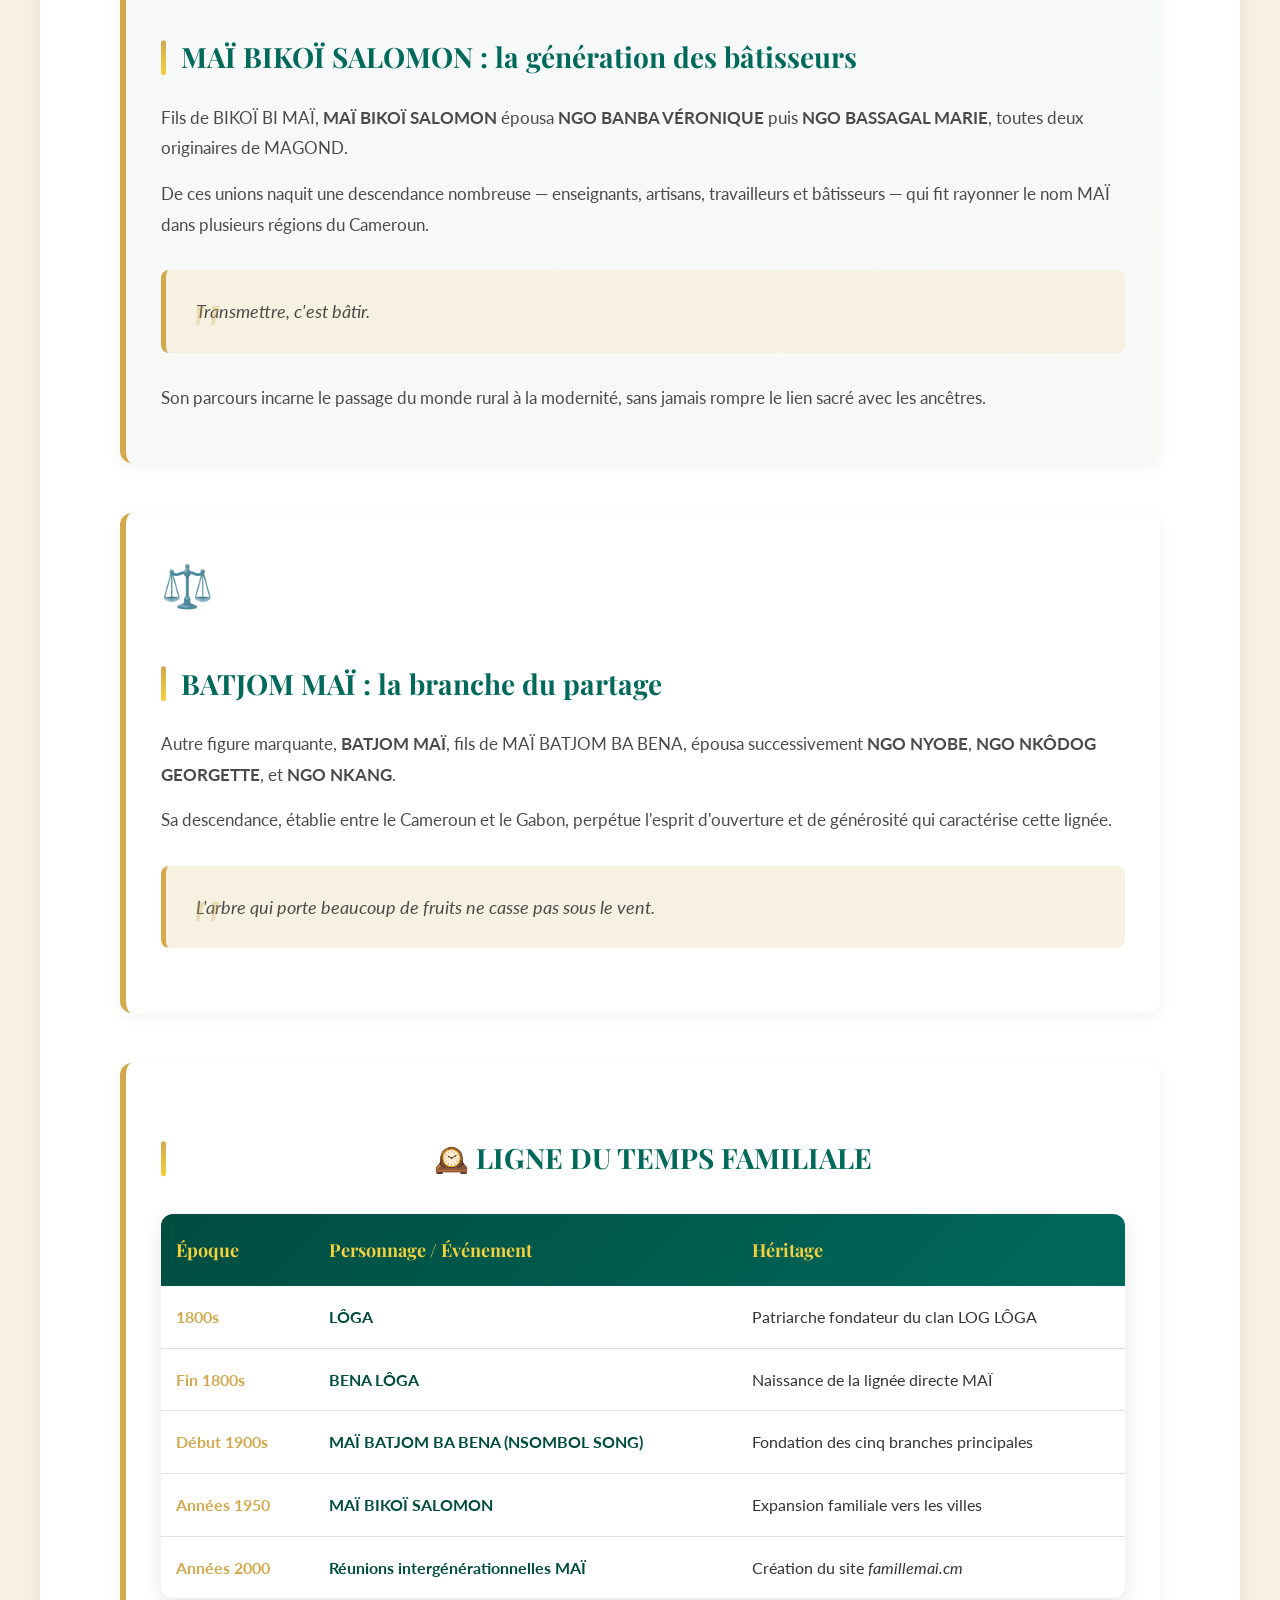
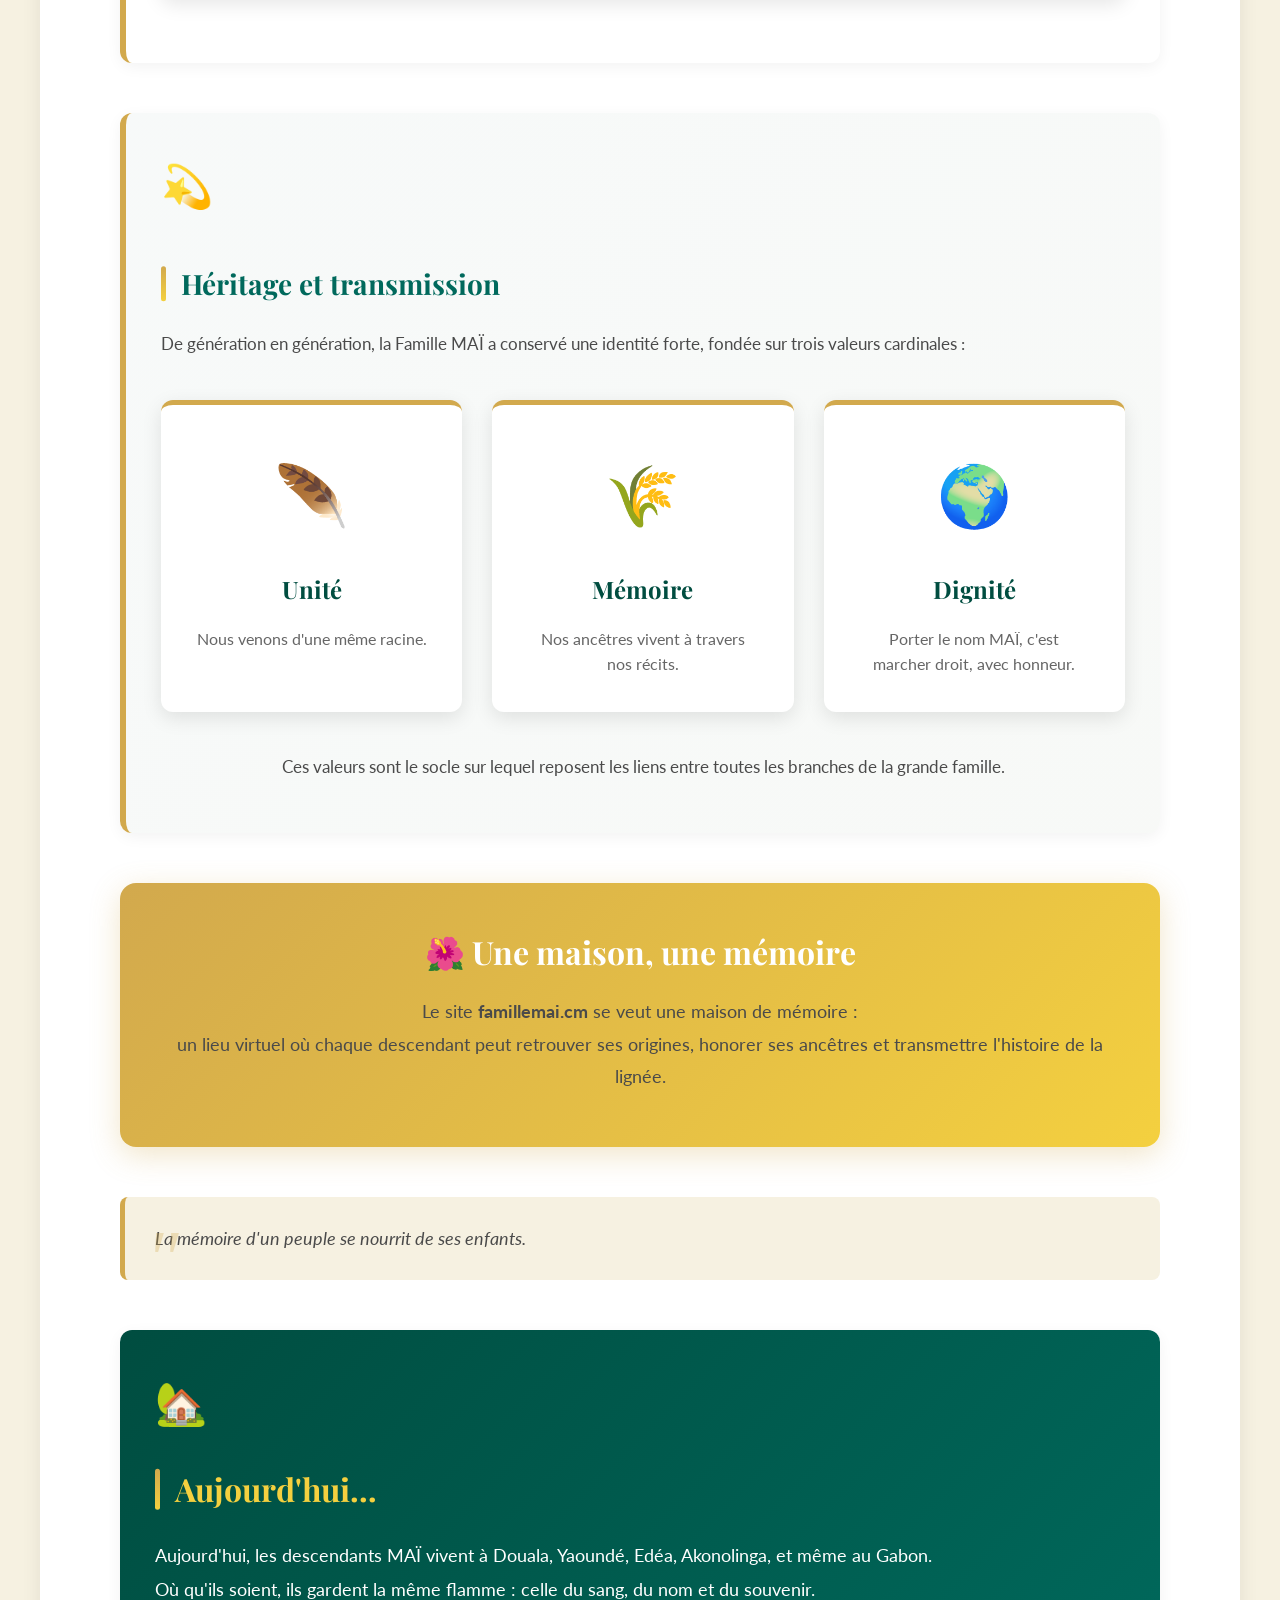
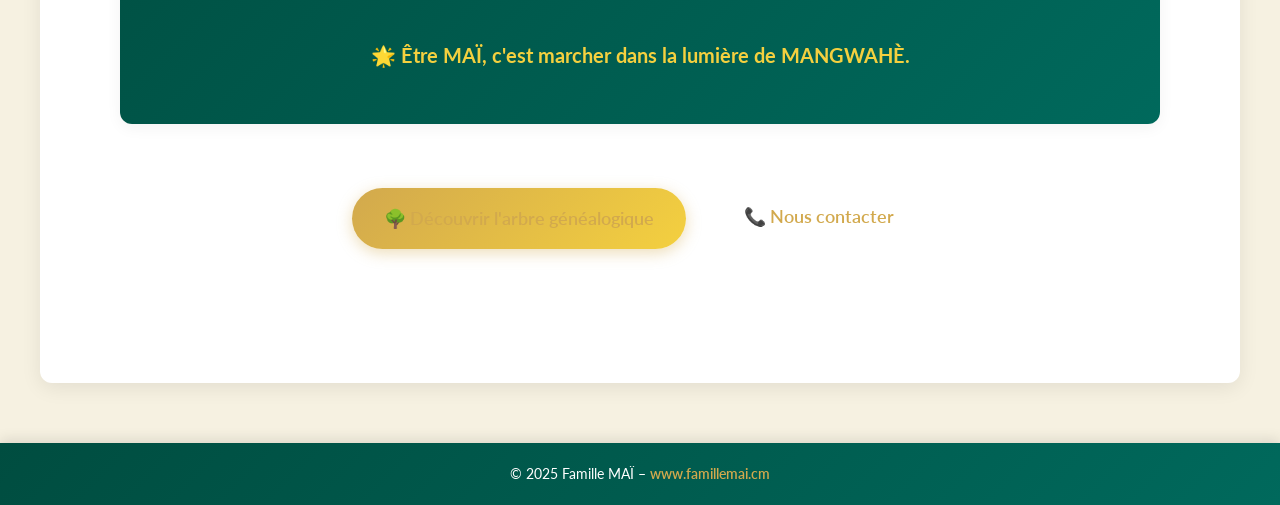
<file: histoire.html>
<!DOCTYPE html>
<html lang="fr">
<head>
  <meta charset="UTF-8">
  <meta name="viewport" content="width=device-width, initial-scale=1.0">
  <title>Famille MAÏ – Histoire & Origine</title>
  <link rel="icon" type="image/svg+xml" href="favicon.svg">
  <link rel="stylesheet" href="css/style.css">
  <style>
    .histoire-hero {
      background: linear-gradient(135deg, rgba(0, 77, 64, 0.95), rgba(0, 105, 92, 0.9)),
                  url('images/fond.jpg') center/cover;
      color: white;
      padding: 80px 30px;
      text-align: center;
      margin: -30px -30px 40px -30px;
      border-radius: 12px 12px 0 0;
    }

    .histoire-hero h1 {
      font-size: 48px;
      margin: 0 0 20px 0;
      text-shadow: 2px 3px 6px rgba(0, 0, 0, 0.3);
      color: #ffffff;
    }

    .histoire-subtitle {
      font-size: 24px;
      color: #f4d03f;
      font-weight: 600;
      margin: 0;
    }

    .section-block {
      margin: 50px 0;
      padding: 35px;
      background: white;
      border-radius: 12px;
      border-left: 6px solid #d2a94d;
      box-shadow: 0 4px 15px rgba(0, 0, 0, 0.05);
    }

    .section-icon {
      font-size: 42px;
      margin-bottom: 20px;
      display: block;
    }

    .section-title {
      font-size: 32px;
      color: #004d40;
      margin: 20px 0;
      font-family: 'Playfair Display', serif;
      font-weight: 700;
    }

    .quote-block {
      background: #f6f1e1;
      border-left: 5px solid #d2a94d;
      padding: 25px 30px;
      margin: 30px 0;
      font-style: italic;
      font-size: 18px;
      color: #4a4a4a;
      border-radius: 8px;
      position: relative;
    }

    .quote-block::before {
      content: '"';
      font-size: 80px;
      color: #d2a94d;
      opacity: 0.3;
      position: absolute;
      top: -10px;
      left: 20px;
      font-family: Georgia, serif;
    }

    .quote-author {
      text-align: right;
      font-weight: 700;
      color: #004d40;
      margin-top: 15px;
      font-style: normal;
      font-size: 16px;
    }

    .famille-list {
      display: grid;
      grid-template-columns: repeat(auto-fit, minmax(200px, 1fr));
      gap: 20px;
      margin: 30px 0;
    }

    .famille-item {
      background: white;
      padding: 25px;
      border-radius: 10px;
      text-align: center;
      border: 2px solid #d2a94d;
      transition: all 0.3s ease;
      box-shadow: 0 4px 12px rgba(0, 0, 0, 0.08);
    }

    .famille-item:hover {
      transform: translateY(-5px);
      box-shadow: 0 8px 20px rgba(210, 169, 77, 0.3);
    }

    .famille-name {
      font-size: 22px;
      font-weight: 700;
      color: #004d40;
      font-family: 'Playfair Display', serif;
    }

    .ancetre-card {
      background: linear-gradient(135deg, #004d40, #00695c);
      color: white;
      padding: 40px;
      border-radius: 16px;
      margin: 40px 0;
      box-shadow: 0 8px 30px rgba(0, 0, 0, 0.2);
    }

    .ancetre-card h3 {
      font-size: 36px;
      margin: 0 0 15px 0;
      font-family: 'Playfair Display', serif;
      color: #f4d03f;
    }

    .ancetre-card p {
      font-size: 18px;
      line-height: 1.8;
      color: #ffffff;
    }

    .ancetre-card ul {
      color: #ffffff;
      list-style: none;
      padding-left: 0;
    }

    .ancetre-card ul li {
      padding-left: 30px;
      position: relative;
      margin: 10px 0;
    }

    .ancetre-card ul li::before {
      content: '▸';
      position: absolute;
      left: 0;
      color: #f4d03f;
      font-size: 20px;
    }

    .ancetre-card strong {
      color: #f4d03f;
      font-weight: 700;
    }

    .valeurs-grid {
      display: grid;
      grid-template-columns: repeat(auto-fit, minmax(250px, 1fr));
      gap: 30px;
      margin: 40px 0;
    }

    .valeur-card {
      background: white;
      padding: 35px;
      border-radius: 12px;
      text-align: center;
      box-shadow: 0 6px 20px rgba(0, 0, 0, 0.1);
      border-top: 5px solid #d2a94d;
      transition: all 0.3s ease;
    }

    .valeur-card:hover {
      transform: translateY(-8px);
      box-shadow: 0 12px 30px rgba(0, 77, 64, 0.2);
    }

    .valeur-icon {
      font-size: 60px;
      margin-bottom: 20px;
    }

    .valeur-title {
      font-size: 24px;
      font-weight: 700;
      color: #004d40;
      margin-bottom: 15px;
      font-family: 'Playfair Display', serif;
    }

    .valeur-desc {
      font-size: 16px;
      color: #666;
      line-height: 1.6;
    }

    .highlight-box {
      background: linear-gradient(135deg, #d2a94d 0%, #f4d03f 100%);
      color: white;
      padding: 40px;
      border-radius: 16px;
      text-align: center;
      margin: 50px 0;
      box-shadow: 0 8px 30px rgba(210, 169, 77, 0.3);
    }

    .highlight-box h3 {
      font-size: 32px;
      margin: 0 0 15px 0;
      font-family: 'Playfair Display', serif;
    }

    .highlight-box p {
      font-size: 18px;
      line-height: 1.8;
      margin: 0;
    }

    /* Styles pour le tableau de la ligne du temps */
    .timeline-table {
      width: 100%;
      border-collapse: collapse;
      margin: 30px 0;
      background: white;
      border-radius: 12px;
      overflow: hidden;
      box-shadow: 0 6px 20px rgba(0, 0, 0, 0.1);
    }

    .timeline-table thead {
      background: linear-gradient(135deg, #004d40, #00695c);
      color: white;
    }

    .timeline-table th {
      padding: 20px 15px;
      text-align: left;
      font-size: 18px;
      font-weight: 700;
      font-family: 'Playfair Display', serif;
      color: #f4d03f;
    }

    .timeline-table td {
      padding: 18px 15px;
      border-bottom: 1px solid #e0e0e0;
      font-size: 16px;
      line-height: 1.6;
      color: #333;
    }

    .timeline-table tbody tr {
      transition: all 0.3s ease;
    }

    .timeline-table tbody tr:hover {
      background: #f6f1e1;
      transform: translateX(5px);
    }

    .timeline-table tbody tr:last-child td {
      border-bottom: none;
    }

    .timeline-table td:first-child {
      font-weight: 700;
      color: #d2a94d;
      white-space: nowrap;
    }

    .timeline-table td:nth-child(2) {
      font-weight: 600;
      color: #004d40;
    }

    @media (max-width: 768px) {
      .histoire-hero h1 {
        font-size: 32px;
      }

      .histoire-subtitle {
        font-size: 18px;
      }

      .timeline-table {
        font-size: 14px;
      }

      .timeline-table th,
      .timeline-table td {
        padding: 12px 10px;
      }

      .timeline-table th {
        font-size: 16px;
      }

      .timeline-table td:first-child {
        font-size: 14px;
      }
    }

    @media (max-width: 600px) {
      .timeline-table thead {
        display: none;
      }

      .timeline-table,
      .timeline-table tbody,
      .timeline-table tr,
      .timeline-table td {
        display: block;
        width: 100%;
      }

      .timeline-table tr {
        margin-bottom: 20px;
        border: 2px solid #d2a94d;
        border-radius: 8px;
        overflow: hidden;
      }

      .timeline-table td {
        padding: 12px 15px;
        text-align: left;
        border-bottom: 1px solid #e0e0e0;
        position: relative;
        padding-left: 45%;
      }

      .timeline-table td:last-child {
        border-bottom: none;
      }

      .timeline-table td::before {
        content: attr(data-label);
        position: absolute;
        left: 15px;
        font-weight: 700;
        color: #004d40;
        font-family: 'Playfair Display', serif;
      }

      .timeline-table td:first-child::before {
        content: 'Époque:';
      }

      .timeline-table td:nth-child(2)::before {
        content: 'Personnage:';
      }

      .timeline-table td:nth-child(3)::before {
        content: 'Héritage:';
      }
    }
  </style>
</head>
<body>
  <header>
    <img src="images/logo-mai.png" alt="Logo Famille MAÏ" class="logo">
    <button class="menu-toggle" aria-label="Menu">
      <span></span>
      <span></span>
      <span></span>
    </button>
    <nav>
      <a href="accueil.html">Accueil</a>
      <a href="histoire.html" class="active">Histoire & Origine</a>
      <a href="arbre-cascade.html">Arbre Généalogique</a>
      <a href="galerie.html">Galerie Photos</a>
      <a href="evenements.html">Événements</a>
      <a href="contact.html">Contact</a>
    </nav>
  </header>

  <main class="contenu fade-in">
    <!-- Hero Section -->
    <div class="histoire-hero">
      <h1 style="color: #ffffff;">🌿 Histoire & Origine de la Famille MAÏ</h1>
      <p class="histoire-subtitle" style="color: #f4d03f;">🪶 Aux sources des MANGWAHÈ</p>
    </div>

    <!-- Aux sources des MANGWAHÈ -->
    <div class="section-block">
      <span class="section-icon">🪶</span>
      <h2 class="section-title">Aux sources des MANGWAHÈ</h2>
      <p style="font-size: 18px; line-height: 1.8;">
        La Famille MAÏ plonge ses racines dans le village <strong>MINSE</strong>, situé au cœur du pays Bassa.
      </p>
      <p style="font-size: 18px; line-height: 1.8; margin-top: 20px;">
        Le nom MINSE fut imposé durant la période coloniale, mais dans la mémoire des anciens, le véritable nom de cette terre est <strong>MANGWAHÈ</strong>, un nom qui porte en lui une histoire à la fois mystérieuse, poétique et fondatrice.
      </p>
    </div>

    <!-- L'histoire de NGO NEMB et de la flèche du destin -->
    <div class="section-block" style="background: linear-gradient(135deg, rgba(0, 77, 64, 0.03), rgba(108, 139, 99, 0.05));">
      <span class="section-icon">🌾</span>
      <h2 class="section-title">L'histoire de NGO NEMB et de la flèche du destin</h2>
      <p style="font-size: 17px; line-height: 1.8;">
        Les récits oraux rapportent qu'autrefois vivait à MANGWAHÈ une femme nommée <strong>NGO NEMB</strong>, connue pour sa bonté et sa sagesse.
      </p>
      <p style="font-size: 17px; line-height: 1.8; margin-top: 15px;">
        Elle était handicapée des deux pieds, mais possédait une force d'esprit hors du commun.
      </p>
      <p style="font-size: 17px; line-height: 1.8; margin-top: 15px;">
        Chaque nuit, un homme mystérieux venait la visiter.<br>
        Il ne restait que dans l'obscurité et repartait avant le lever du jour.
      </p>
      <p style="font-size: 17px; line-height: 1.8; margin-top: 15px;">
        Cet homme était un chasseur à l'arc, discret et habile, qui ne se montrait jamais à la lumière.
      </p>
      <p style="font-size: 17px; line-height: 1.8; margin-top: 15px;">
        De leur union naquit un fils nommé <strong>NGWAHAL</strong>, mot qui signifie <em>« flèche »</em> en langue Bassa, en hommage à son père, le chasseur invisible dont la flèche avait porté la vie.
      </p>

      <div class="quote-block" style="margin-top: 30px;">
        De la nuit est née la lumière, et de la flèche, le nom.
        <div class="quote-author">— Proverbe Bassa</div>
      </div>

      <p style="font-size: 17px; line-height: 1.8; margin-top: 25px;">
        Avec le temps et les générations, le nom <strong>NGWAHAL</strong> devint <strong>NGWAHE</strong>, puis les habitants de la région furent appelés <strong>MA NGWAHE</strong>, c'est-à-dire <em>« les enfants de la flèche »</em>.
      </p>
      <p style="font-size: 17px; line-height: 1.8; margin-top: 15px;">
        Ainsi, <strong>MANGWAHÈ</strong> ne désigne pas seulement un lieu : il raconte l'histoire d'un peuple né de l'amour, du mystère et du courage.
      </p>
    </div>

    <!-- Le symbole de la flèche -->
    <div class="section-block">
      <span class="section-icon">🌍</span>
      <h2 class="section-title">Le symbole de la flèche</h2>
      <p style="font-size: 17px; line-height: 1.8;">
        La flèche, symbole central de ce mythe, incarne la direction, la vie et la transmission.
      </p>
      <p style="font-size: 17px; line-height: 1.8; margin-top: 15px;">
        Elle unit les générations comme un trait reliant le passé au futur.
      </p>
      <p style="font-size: 17px; line-height: 1.8; margin-top: 15px;">
        Être <strong>MA NGWAHE</strong>, c'est marcher sur le chemin tracé par la flèche du destin : une route faite de persévérance, de dignité et de mémoire.
      </p>

      <div class="quote-block" style="margin-top: 30px;">
        La flèche part du cœur, mais c'est la main du destin qui la guide.
      </div>
    </div>

    <!-- Les ancêtres fondateurs -->
    <div class="section-block" style="background: linear-gradient(135deg, rgba(0, 77, 64, 0.03), rgba(108, 139, 99, 0.05));">
      <span class="section-icon">👑</span>
      <h2 class="section-title">Les ancêtres fondateurs</h2>
      <p style="font-size: 17px; line-height: 1.8; margin-bottom: 25px;">
        Sur cette terre de MANGWAHÈ, quatre grandes familles originelles s'établirent :
      </p>

      <div class="famille-list">
        <div class="famille-item">
          <div class="famille-name">LOG LÔGA</div>
        </div>
        <div class="famille-item">
          <div class="famille-name">LOG DJAB</div>
        </div>
        <div class="famille-item">
          <div class="famille-name">LOG BILIM</div>
        </div>
        <div class="famille-item">
          <div class="famille-name">LOG HOL</div>
        </div>
      </div>

      <p style="font-size: 17px; line-height: 1.8; margin-top: 30px;">
        De la branche <strong>LOG LÔGA</strong> naquit <strong>LÔGA</strong>, le patriarche, père de :
      </p>
      <ul style="font-size: 17px; line-height: 2; margin: 20px 0 20px 40px;">
        <li><strong>BENA LÔGA</strong>,</li>
        <li><strong>DJAP LÔGA</strong>,</li>
        <li><strong>MATOUMB LÔGA</strong>,</li>
        <li><strong>MASSOCK LÔGA</strong>.</li>
      </ul>
      <p style="font-size: 17px; line-height: 1.8;">
        C'est par <strong>BENA LÔGA</strong> que s'écrit la lignée directe de la Famille MAÏ, aujourd'hui reconnue comme l'une des descendances majeures de MANGWAHÈ.
      </p>
    </div>

    <!-- BENA LÔGA et la naissance de la lignée MAÏ -->
    <div class="ancetre-card">
      <h3 style="color: #f4d03f;">🌳 BENA LÔGA et la naissance de la lignée MAÏ</h3>
      <p style="color: #ffffff;">
        De <strong style="color: #f4d03f;">BENA LÔGA</strong> naquit <strong style="color: #f4d03f;">MAÏ BATJOM BA BENA</strong>, appelé aussi <strong style="color: #f4d03f;">NSOMBOL SONG</strong>, figure emblématique du lien entre les anciens et les générations futures.
      </p>
      <p style="margin-top: 20px; color: #ffffff;">
        Il épousa <strong style="color: #f4d03f;">NGO BIKOÏ BI YAP</strong>, fille de la famille NDOG SOUGA LOG BADOG, et eut cinq fils :
      </p>
      <ul style="font-size: 18px; line-height: 2; margin-top: 20px; color: #ffffff;">
        <li><strong style="color: #f4d03f;">MAÏ MAÏ</strong>,</li>
        <li><strong style="color: #f4d03f;">BIKOÏ BI MAÏ</strong>,</li>
        <li><strong style="color: #f4d03f;">BATJOM MAÏ</strong>,</li>
        <li><strong style="color: #f4d03f;">MBOM MAÏ</strong> et</li>
        <li><strong style="color: #f4d03f;">NWASGA MAÏ</strong>.</li>
      </ul>
      <p style="margin-top: 25px; color: #ffffff;">
        Ces cinq noms devinrent les cinq racines d'un grand arbre familial dont les branches se sont depuis déployées à travers tout le Cameroun et au-delà.
      </p>
    </div>

    <!-- La descendance de BIKOÏ BI MAÏ -->
    <div class="section-block">
      <span class="section-icon">👨‍👩‍👧‍👦</span>
      <h2 class="section-title">La descendance de BIKOÏ BI MAÏ</h2>
      <p style="font-size: 17px; line-height: 1.8;">
        Parmi ces fils, <strong>BIKOÏ BI MAÏ</strong> laissa une empreinte particulière.
      </p>
      <p style="font-size: 17px; line-height: 1.8; margin-top: 15px;">
        Il épousa <strong>NGO DJEL BAMHEG</strong> puis <strong>NGO BAYIHA PAULINE</strong>, et fonda plusieurs lignées :
      </p>
      <ul style="font-size: 17px; line-height: 2; margin: 20px 0 20px 40px;">
        <li><strong>MAÏ BIKOÏ SALOMON</strong>,</li>
        <li><strong>BIKOÏ BIKOÏ</strong>,</li>
        <li><strong>YAP BIKOÏ</strong>,</li>
        <li>et d'autres descendants qui perpétuent encore aujourd'hui son nom.</li>
      </ul>
      <p style="font-size: 17px; line-height: 1.8;">
        Ces branches portent haut les valeurs héritées des anciens : le respect, la foi familiale, la solidarité et le travail.
      </p>

      <div class="quote-block" style="margin-top: 30px;">
        Les racines ne vieillissent jamais.
        <div class="quote-author">— Proverbe africain</div>
      </div>
    </div>

    <!-- MAÏ BIKOÏ SALOMON -->
    <div class="section-block" style="background: linear-gradient(135deg, rgba(0, 77, 64, 0.03), rgba(108, 139, 99, 0.05));">
      <span class="section-icon">🌿</span>
      <h2 class="section-title">MAÏ BIKOÏ SALOMON : la génération des bâtisseurs</h2>
      <p style="font-size: 17px; line-height: 1.8;">
        Fils de BIKOÏ BI MAÏ, <strong>MAÏ BIKOÏ SALOMON</strong> épousa <strong>NGO BANBA VÉRONIQUE</strong> puis <strong>NGO BASSAGAL MARIE</strong>, toutes deux originaires de MAGOND.
      </p>
      <p style="font-size: 17px; line-height: 1.8; margin-top: 15px;">
        De ces unions naquit une descendance nombreuse — enseignants, artisans, travailleurs et bâtisseurs — qui fit rayonner le nom MAÏ dans plusieurs régions du Cameroun.
      </p>

      <div class="quote-block" style="margin-top: 30px;">
        Transmettre, c'est bâtir.
      </div>

      <p style="font-size: 17px; line-height: 1.8; margin-top: 25px;">
        Son parcours incarne le passage du monde rural à la modernité, sans jamais rompre le lien sacré avec les ancêtres.
      </p>
    </div>

    <!-- BATJOM MAÏ -->
    <div class="section-block">
      <span class="section-icon">⚖️</span>
      <h2 class="section-title">BATJOM MAÏ : la branche du partage</h2>
      <p style="font-size: 17px; line-height: 1.8;">
        Autre figure marquante, <strong>BATJOM MAÏ</strong>, fils de MAÏ BATJOM BA BENA, épousa successivement <strong>NGO NYOBE</strong>, <strong>NGO NKÔDOG GEORGETTE</strong>, et <strong>NGO NKANG</strong>.
      </p>
      <p style="font-size: 17px; line-height: 1.8; margin-top: 15px;">
        Sa descendance, établie entre le Cameroun et le Gabon, perpétue l'esprit d'ouverture et de générosité qui caractérise cette lignée.
      </p>

      <div class="quote-block" style="margin-top: 30px;">
        L'arbre qui porte beaucoup de fruits ne casse pas sous le vent.
      </div>
    </div>

    <!-- Ligne du temps familiale - TABLEAU -->
    <div class="section-block">
      <h2 class="section-title" style="text-align: center; margin-bottom: 30px;">🕰️ LIGNE DU TEMPS FAMILIALE</h2>

      <table class="timeline-table">
        <thead>
          <tr>
            <th>Époque</th>
            <th>Personnage / Événement</th>
            <th>Héritage</th>
          </tr>
        </thead>
        <tbody>
          <tr>
            <td><strong>1800s</strong></td>
            <td><strong>LÔGA</strong></td>
            <td>Patriarche fondateur du clan LOG LÔGA</td>
          </tr>
          <tr>
            <td><strong>Fin 1800s</strong></td>
            <td><strong>BENA LÔGA</strong></td>
            <td>Naissance de la lignée directe MAÏ</td>
          </tr>
          <tr>
            <td><strong>Début 1900s</strong></td>
            <td><strong>MAÏ BATJOM BA BENA (NSOMBOL SONG)</strong></td>
            <td>Fondation des cinq branches principales</td>
          </tr>
          <tr>
            <td><strong>Années 1950</strong></td>
            <td><strong>MAÏ BIKOÏ SALOMON</strong></td>
            <td>Expansion familiale vers les villes</td>
          </tr>
          <tr>
            <td><strong>Années 2000</strong></td>
            <td><strong>Réunions intergénérationnelles MAÏ</strong></td>
            <td>Création du site <em>famillemai.cm</em></td>
          </tr>
        </tbody>
      </table>
    </div>

    <!-- Héritage et transmission -->
    <div class="section-block" style="background: linear-gradient(135deg, rgba(0, 77, 64, 0.03), rgba(108, 139, 99, 0.05));">
      <span class="section-icon">💫</span>
      <h2 class="section-title">Héritage et transmission</h2>
      <p style="font-size: 17px; line-height: 1.8; margin-bottom: 35px;">
        De génération en génération, la Famille MAÏ a conservé une identité forte, fondée sur trois valeurs cardinales :
      </p>

      <div class="valeurs-grid">
        <div class="valeur-card">
          <div class="valeur-icon">🪶</div>
          <div class="valeur-title">Unité</div>
          <div class="valeur-desc">Nous venons d'une même racine.</div>
        </div>

        <div class="valeur-card">
          <div class="valeur-icon">🌾</div>
          <div class="valeur-title">Mémoire</div>
          <div class="valeur-desc">Nos ancêtres vivent à travers nos récits.</div>
        </div>

        <div class="valeur-card">
          <div class="valeur-icon">🌍</div>
          <div class="valeur-title">Dignité</div>
          <div class="valeur-desc">Porter le nom MAÏ, c'est marcher droit, avec honneur.</div>
        </div>
      </div>

      <p style="font-size: 17px; line-height: 1.8; margin-top: 30px; text-align: center;">
        Ces valeurs sont le socle sur lequel reposent les liens entre toutes les branches de la grande famille.
      </p>
    </div>

    <!-- Une maison, une mémoire -->
    <div class="highlight-box">
      <h3>🌺 Une maison, une mémoire</h3>
      <p>
        Le site <strong>famillemai.cm</strong> se veut une maison de mémoire :<br>
        un lieu virtuel où chaque descendant peut retrouver ses origines, honorer ses ancêtres et transmettre l'histoire de la lignée.
      </p>
    </div>

    <!-- Citation -->
    <div class="quote-block">
      La mémoire d'un peuple se nourrit de ses enfants.
    </div>

    <!-- Aujourd'hui -->
    <div class="section-block" style="background: linear-gradient(135deg, #004d40, #00695c); color: white; border: none;">
      <span class="section-icon">🏡</span>
      <h2 style="font-size: 32px; color: #f4d03f; margin: 20px 0; font-family: 'Playfair Display', serif; font-weight: 700;">
        Aujourd'hui…
      </h2>
      <p style="font-size: 18px; line-height: 1.9; color: #ffffff;">
        Aujourd'hui, les descendants MAÏ vivent à Douala, Yaoundé, Edéa, Akonolinga, et même au Gabon.<br>
        Où qu'ils soient, ils gardent la même flamme : celle du sang, du nom et du souvenir.
      </p>
      <p style="font-size: 20px; line-height: 1.9; margin-top: 30px; color: #f4d03f; font-weight: 700; text-align: center;">
        🌟 Être MAÏ, c'est marcher dans la lumière de MANGWAHÈ.
      </p>
    </div>

    <!-- CTA -->
    <div style="text-align: center; margin: 60px 0;">
      <a href="arbre-cascade.html" class="btn" style="display: inline-block; margin: 0 10px 15px; text-decoration: none; font-size: 18px;">
        🌳 Découvrir l'arbre généalogique
      </a>
      <a href="contact.html" class="btn secondary" style="display: inline-block; margin: 0 10px 15px; text-decoration: none; font-size: 18px;">
        📞 Nous contacter
      </a>
    </div>
  </main>

  <footer>
    © 2025 Famille MAÏ – <a href="https://famillemai.cm">www.famillemai.cm</a>
  </footer>

  <script>
    // Header sticky effect
    window.addEventListener('scroll', () => {
      const header = document.querySelector('header');
      if (window.scrollY > 50) {
        header.classList.add('scrolled');
      } else {
        header.classList.remove('scrolled');
      }
    });

    // Menu hamburger
    const menuToggle = document.querySelector('.menu-toggle');
    const nav = document.querySelector('nav');

    menuToggle.addEventListener('click', () => {
      menuToggle.classList.toggle('active');
      nav.classList.toggle('active');
    });

    document.querySelectorAll('nav a').forEach(link => {
      link.addEventListener('click', () => {
        menuToggle.classList.remove('active');
        nav.classList.remove('active');
      });
    });
  </script>
</body>
</html>
</file>
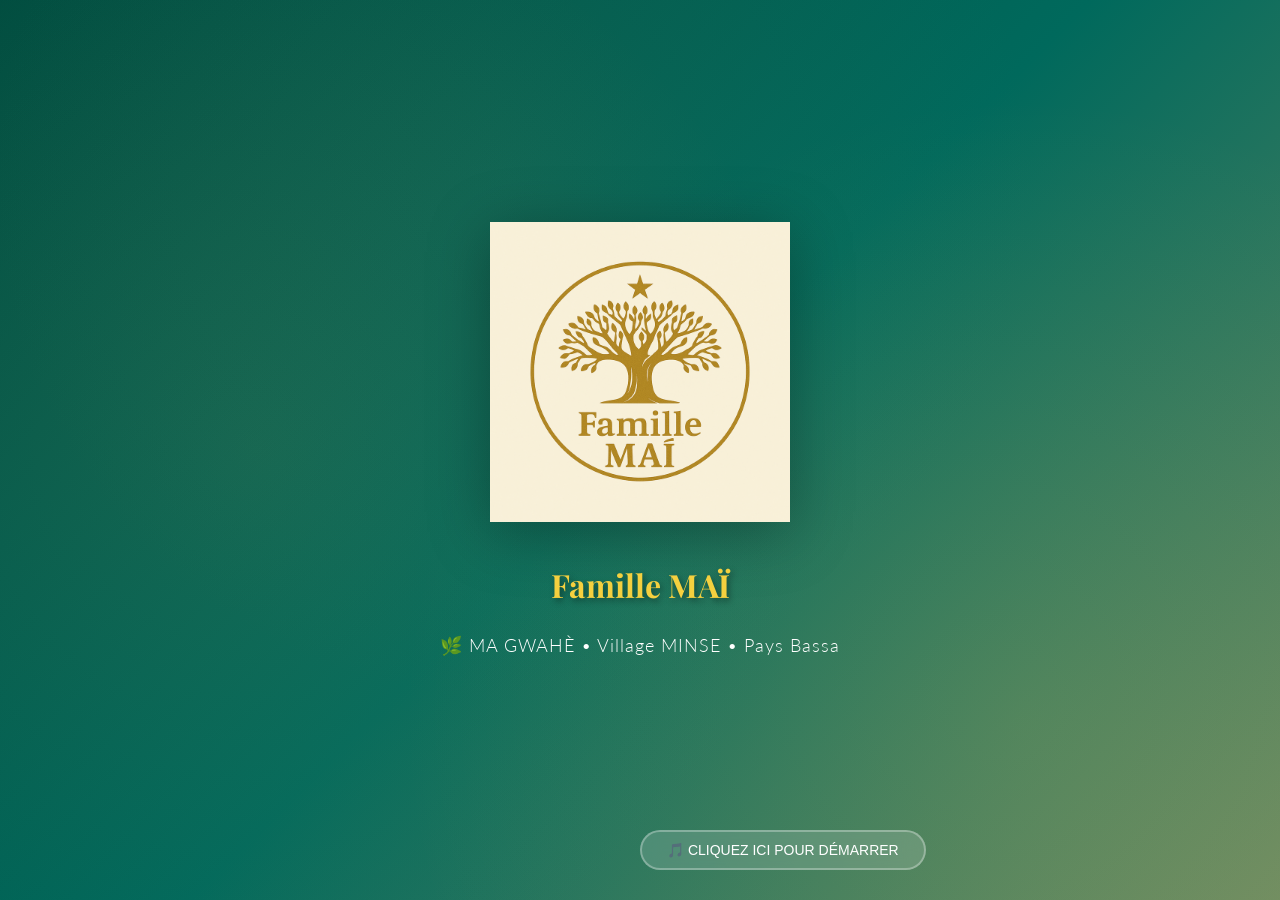
<file: intro.html>
<!DOCTYPE html>
<html lang="fr">
<head>
  <meta charset="UTF-8">
  <meta name="viewport" content="width=device-width, initial-scale=1.0">
  <title>Famille MAÏ – Introduction</title>
  <link rel="icon" type="image/svg+xml" href="favicon.svg">
  <link rel="stylesheet" href="css/style.css">
  <style>
    * {
      box-sizing: border-box;
    }

    html, body {
      width: 100%;
      max-width: 100vw;
      overflow-x: hidden;
      margin: 0;
      padding: 0;
    }

    body {
      background: linear-gradient(135deg, #004d40 0%, #00695c 50%, #6c8b63 100%);
      display: flex;
      flex-direction: column;
      justify-content: center;
      align-items: center;
      height: 100vh;
      overflow: hidden;
      position: relative;
    }

    /* Effet de particules en arrière-plan */
    .background-pattern {
      position: absolute;
      top: 0;
      left: 0;
      width: 100%;
      height: 100%;
      background-image:
        radial-gradient(circle at 20% 50%, rgba(210, 169, 77, 0.1) 0%, transparent 50%),
        radial-gradient(circle at 80% 80%, rgba(244, 208, 63, 0.1) 0%, transparent 50%),
        radial-gradient(circle at 40% 20%, rgba(108, 139, 99, 0.1) 0%, transparent 50%);
      animation: shimmer 10s ease-in-out infinite;
    }

    @keyframes shimmer {
      0%, 100% { opacity: 0.5; }
      50% { opacity: 1; }
    }

    .intro-container {
      text-align: center;
      z-index: 10;
      position: relative;
      padding: 20px;
      max-width: 90vw;
    }

    .logo-intro {
      opacity: 0;
      transform: scale(0.8);
      animation: fadeZoomIn 2s ease-in-out forwards;
      max-width: 300px;
      width: 100%;
      height: auto;
      filter: drop-shadow(0 10px 30px rgba(0, 0, 0, 0.3));
    }

    .welcome-text {
      opacity: 0;
      color: #f4d03f;
      font-size: 32px;
      font-family: 'Playfair Display', serif;
      font-weight: 700;
      margin-top: 30px;
      text-shadow: 2px 3px 6px rgba(0, 0, 0, 0.4);
      animation: fadeInUp 2s ease-in-out 0.5s forwards;
    }

    .subtitle-text {
      opacity: 0;
      color: white;
      font-size: 18px;
      margin-top: 15px;
      font-weight: 300;
      letter-spacing: 1px;
      animation: fadeInUp 2s ease-in-out 1s forwards;
    }

    /* Message de démarrage audio */
    .audio-control {
      position: fixed;
      bottom: 30px;
      left: 50%;
      transform: translateX(-50%);
      background: rgba(255, 255, 255, 0.15);
      backdrop-filter: blur(10px);
      border: 2px solid rgba(255, 255, 255, 0.3);
      color: white;
      padding: 10px 25px;
      border-radius: 50px;
      cursor: pointer;
      font-weight: 500;
      font-size: 14px;
      opacity: 0;
      animation: fadeInUp 2s ease-in-out 1.5s forwards, pulse 2s ease-in-out infinite;
      transition: all 0.3s ease;
      display: block;
      z-index: 100;
      min-width: 250px;
      max-width: calc(100vw - 40px);
      text-align: center;
      margin: 0;
    }

    .audio-control:hover {
      background: rgba(255, 255, 255, 0.3);
      transform: translateX(-50%) translateY(-3px);
      box-shadow: 0 8px 20px rgba(0, 0, 0, 0.3);
    }

    .audio-control.hide {
      opacity: 0 !important;
      pointer-events: none;
    }

    @keyframes pulse {
      0%, 100% {
        transform: translateX(-50%) scale(1);
      }
      50% {
        transform: translateX(-50%) scale(1.05);
      }
    }

    @keyframes fadeZoomIn {
      0% {
        opacity: 0;
        transform: scale(0.8);
      }
      100% {
        opacity: 1;
        transform: scale(1);
      }
    }

    @keyframes fadeInUp {
      0% {
        opacity: 0;
        transform: translateY(20px);
      }
      100% {
        opacity: 1;
        transform: translateY(0);
      }
    }

    /* Animation de rotation douce */
    .logo-intro {
      animation: fadeZoomIn 2s ease-in-out forwards, gentleFloat 4s ease-in-out 2s infinite;
    }

    @keyframes gentleFloat {
      0%, 100% {
        transform: translateY(0) scale(1);
      }
      50% {
        transform: translateY(-10px) scale(1);
      }
    }

    /* Responsive */
    @media (max-width: 768px) {
      .logo-intro {
        max-width: 200px;
      }
      .welcome-text {
        font-size: 24px;
        margin-top: 20px;
      }
      .subtitle-text {
        font-size: 14px;
        margin-top: 10px;
        padding: 0 10px;
        line-height: 1.5;
      }
      .audio-control {
        bottom: 20px;
        padding: 12px 20px;
        font-size: 15px;
        min-width: 260px;
        max-width: calc(100vw - 30px);
        white-space: nowrap;
        overflow: hidden;
        text-overflow: ellipsis;
      }
    }

    /* Très petits écrans */
    @media (max-width: 480px) {
      .intro-container {
        padding: 15px;
      }
      .logo-intro {
        max-width: 150px;
      }
      .welcome-text {
        font-size: 20px;
        margin-top: 15px;
      }
      .subtitle-text {
        font-size: 12px;
        margin-top: 8px;
      }
      .audio-control {
        bottom: 15px;
        padding: 10px 18px;
        font-size: 13px;
        min-width: auto;
        max-width: calc(100vw - 20px);
      }
    }

    /* Orientation paysage sur mobile */
    @media (max-height: 600px) and (orientation: landscape) {
      .intro-container {
        padding: 10px;
      }
      .logo-intro {
        max-width: 120px;
      }
      .welcome-text {
        font-size: 18px;
        margin-top: 10px;
      }
      .subtitle-text {
        font-size: 11px;
        margin-top: 5px;
      }
      .audio-control {
        bottom: 10px;
        padding: 8px 15px;
        font-size: 12px;
        max-width: calc(100vw - 20px);
      }
    }
  </style>
</head>
<body>
  <div class="background-pattern"></div>

  <div class="intro-container">
    <!-- Logo -->
    <img src="images/logo-mai.png" alt="Logo Famille MAÏ" class="logo-intro">

    <!-- Texte de bienvenue -->
    <h1 class="welcome-text">Famille MAÏ</h1>
    <p class="subtitle-text">🌿 MA GWAHÈ • Village MINSE • Pays Bassa</p>
  </div>

  <!-- Message pour démarrer l'expérience -->
  <button id="startBtn" class="audio-control">🎵 CLIQUEZ ICI POUR DÉMARRER</button>

  <!-- Audio d'intro avec la kora -->
  <audio id="introAudio" loop preload="auto">
    <source src="images/intro-kora.mp3" type="audio/mpeg">
    Votre navigateur ne supporte pas l'élément audio.
  </audio>

  <script>
    const audio = document.getElementById('introAudio');
    const startBtn = document.getElementById('startBtn');
    let audioStarted = false;
    let redirectTimeout;

    console.log('📱 Initialisation de la page intro...');
    console.log('   User Agent:', navigator.userAgent);

    // S'assurer que le bouton est visible après le chargement de la page
    window.addEventListener('load', () => {
      console.log('✅ Page chargée, bouton devrait être visible');
      // Force l'affichage du bouton en cas de problème d'animation
      setTimeout(() => {
        if (!audioStarted) {
          startBtn.style.opacity = '1';
          console.log('   Bouton forcé visible');
        }
      }, 3000);
    });

    // Fonction pour démarrer l'expérience
    function startExperience() {
      if (audioStarted) {
        console.log('Audio déjà démarré, ignoré');
        return;
      }

      console.log('🎵 Tentative de démarrage audio...');

      // Marquer comme démarré immédiatement pour mobile
      audioStarted = true;

      // Masquer le bouton
      startBtn.classList.add('hide');

      // Forcer le volume au maximum
      audio.volume = 1.0;
      audio.muted = false;

      // Lancer l'audio
      const playPromise = audio.play();

      if (playPromise !== undefined) {
        playPromise
          .then(() => {
            console.log('✅ Audio démarré avec SUCCÈS !');
            console.log('   Volume:', audio.volume);
            console.log('   Muted:', audio.muted);
            console.log('   Paused:', audio.paused);
            console.log('   Duration:', audio.duration);

            // Démarrer le compte à rebours pour la redirection
            startRedirectTimer();
          })
          .catch((error) => {
            console.error('❌ ERREUR lecture audio:', error);
            console.error('   Message:', error.message);
            // Même si l'audio échoue, on continue avec la redirection
            console.log('⚠️ Audio bloqué, redirection quand même dans 10s');
            startRedirectTimer();
          });
      } else {
        // Pas de promesse, démarrer quand même le timer
        console.log('⚠️ Pas de playPromise, redirection quand même');
        startRedirectTimer();
      }
    }

    // Démarrer le timer de redirection
    function startRedirectTimer() {
      console.log('⏱️ Démarrage du timer de redirection (10s)');
      redirectTimeout = setTimeout(() => {
        console.log('⏱️ Temps écoulé, redirection...');
        // Fade out de l'audio si possible
        try {
          let volume = audio.volume;
          const fadeOut = setInterval(() => {
            if (volume > 0) {
              volume -= 0.1;
              audio.volume = Math.max(0, volume);
            } else {
              clearInterval(fadeOut);
              audio.pause();
              window.location.href = "accueil.html";
            }
          }, 100);
        } catch (e) {
          // Si erreur, rediriger directement
          console.error('Erreur fade out:', e);
          window.location.href = "accueil.html";
        }
      }, 10000);
    }

    // SEUL ÉVÉNEMENT : Clic sur le bouton
    startBtn.addEventListener('click', function(e) {
      e.preventDefault();
      e.stopPropagation();
      console.log('👆 Clic sur le bouton détecté !');
      startExperience();
    });

    // Support tactile pour mobile
    startBtn.addEventListener('touchend', function(e) {
      e.preventDefault();
      e.stopPropagation();
      console.log('👆 Touch sur le bouton détecté !');
      startExperience();
    });

    // Permettre de passer l'intro en cliquant n'importe où (après le démarrage)
    document.addEventListener('click', (e) => {
      if (audioStarted && !e.target.matches('#startBtn')) {
        console.log('👆 Clic détecté, passage de l\'intro');
        // Annuler le timeout de redirection automatique
        if (redirectTimeout) {
          clearTimeout(redirectTimeout);
        }

        // Fade out rapide ou redirection directe
        try {
          let volume = audio.volume;
          const quickFadeOut = setInterval(() => {
            if (volume > 0) {
              volume -= 0.2;
              audio.volume = Math.max(0, volume);
            } else {
              clearInterval(quickFadeOut);
              audio.pause();
              window.location.href = "accueil.html";
            }
          }, 50);
        } catch (e) {
          window.location.href = "accueil.html";
        }
      }
    });

    // Support tactile pour passer l'intro
    document.addEventListener('touchend', (e) => {
      if (audioStarted && !e.target.matches('#startBtn')) {
        console.log('👆 Touch détecté, passage de l\'intro');
        if (redirectTimeout) {
          clearTimeout(redirectTimeout);
        }
        audio.pause();
        window.location.href = "accueil.html";
      }
    });

    // Touche Espace ou Entrée pour démarrer ou passer
    document.addEventListener('keydown', (e) => {
      if (e.key === ' ' || e.key === 'Enter') {
        e.preventDefault();
        console.log('⌨️ Touche détectée:', e.key);
        if (!audioStarted) {
          startExperience();
        } else {
          // Annuler le timeout et rediriger immédiatement
          if (redirectTimeout) {
            clearTimeout(redirectTimeout);
          }
          audio.pause();
          window.location.href = "accueil.html";
        }
      }
    });
  </script>
</body>
</html>
</file>
<file: css/style.css>
/* ---------- POLICES GOOGLE FONTS ---------- */
@import url('https://fonts.googleapis.com/css2?family=Playfair+Display:wght@400;600;700&family=Lato:wght@300;400;600;700&display=swap');

/* ---------- STYLE GLOBAL ---------- */
* {
  box-sizing: border-box;
}

body {
  margin: 0;
  font-family: "Lato", sans-serif;
  background-color: #f6f1e1;
  color: #3e3e3e;
  line-height: 1.6;
}

h1, h2, h3 {
  font-family: "Playfair Display", serif;
  font-weight: 700;
}

/* ---------- EN-TÊTE ---------- */
header {
  background: linear-gradient(135deg, #004d40 0%, #00695c 100%);
  color: white;
  display: flex;
  align-items: center;
  justify-content: space-between;
  padding: 15px 40px;
  flex-wrap: wrap;
  position: sticky;
  top: 0;
  z-index: 1000;
  box-shadow: 0 4px 12px rgba(0, 0, 0, 0.15);
  transition: all 0.3s ease;
}

header.scrolled {
  padding: 10px 40px;
  box-shadow: 0 6px 20px rgba(0, 0, 0, 0.25);
}

.logo {
  height: 70px;
  transition: transform 0.3s ease;
}

.logo:hover {
  transform: scale(1.05);
}

nav {
  display: flex;
  gap: 5px;
}

nav a {
  color: white;
  text-decoration: none;
  padding: 8px 20px;
  margin: 0 5px;
  font-weight: 600;
  position: relative;
  transition: all 0.3s ease;
  border-radius: 6px;
}

nav a::after {
  content: '';
  position: absolute;
  bottom: 5px;
  left: 50%;
  transform: translateX(-50%) scaleX(0);
  width: 80%;
  height: 2px;
  background: linear-gradient(90deg, #d2a94d, #f4d03f);
  transition: transform 0.3s ease;
}

nav a:hover {
  background-color: rgba(255, 255, 255, 0.1);
}

nav a:hover::after {
  transform: translateX(-50%) scaleX(1);
}

nav a.active {
  color: #d2a94d;
  background-color: rgba(210, 169, 77, 0.1);
}

nav a.active::after {
  transform: translateX(-50%) scaleX(1);
}

/* ---------- SECTION ACCUEIL ---------- */
.hero {
  text-align: center;
  background: url('../images/fond.jpg') center/cover no-repeat;
  color: #fff;
  padding: 140px 20px;
  position: relative;
  overflow: hidden;
}

.hero::before {
  content: '';
  position: absolute;
  top: 0;
  left: 0;
  right: 0;
  bottom: 0;
  background: linear-gradient(135deg, rgba(0, 77, 64, 0.85) 0%, rgba(0, 105, 92, 0.75) 50%, rgba(108, 139, 99, 0.7) 100%);
  z-index: 1;
}

.hero > * {
  position: relative;
  z-index: 2;
}

.hero h1 {
  font-size: 52px;
  margin-bottom: 15px;
  font-weight: 700;
  text-shadow: 2px 4px 8px rgba(0, 0, 0, 0.3);
  letter-spacing: 1px;
  animation: fadeInDown 1s ease-out;
}

.hero p {
  font-size: 22px;
  margin-bottom: 35px;
  font-weight: 300;
  text-shadow: 1px 2px 4px rgba(0, 0, 0, 0.3);
  max-width: 700px;
  margin-left: auto;
  margin-right: auto;
  line-height: 1.5;
}

@keyframes fadeInDown {
  from {
    opacity: 0;
    transform: translateY(-30px);
  }
  to {
    opacity: 1;
    transform: translateY(0);
  }
}

.buttons {
  display: flex;
  gap: 15px;
  justify-content: center;
  flex-wrap: wrap;
  margin-top: 30px;
}

.btn {
  background: linear-gradient(135deg, #d2a94d 0%, #f4d03f 100%);
  color: white;
  padding: 14px 32px;
  border-radius: 50px;
  text-decoration: none;
  font-weight: 600;
  font-size: 16px;
  transition: all 0.3s ease;
  display: inline-block;
  box-shadow: 0 4px 15px rgba(210, 169, 77, 0.4);
  position: relative;
  overflow: hidden;
}

.btn::before {
  content: '';
  position: absolute;
  top: 0;
  left: -100%;
  width: 100%;
  height: 100%;
  background: linear-gradient(90deg, transparent, rgba(255, 255, 255, 0.3), transparent);
  transition: left 0.5s ease;
}

.btn:hover::before {
  left: 100%;
}

.btn:hover {
  transform: translateY(-3px);
  box-shadow: 0 6px 25px rgba(210, 169, 77, 0.6);
}

.btn.secondary {
  background: transparent;
  border: 2px solid #fff;
  box-shadow: 0 4px 15px rgba(255, 255, 255, 0.2);
}

.btn.secondary:hover {
  background-color: rgba(255, 255, 255, 0.15);
  border-color: #d2a94d;
  box-shadow: 0 6px 25px rgba(255, 255, 255, 0.4);
}

/* ---------- CONTENU GÉNÉRAL ---------- */
main.contenu {
  max-width: 1200px;
  margin: 40px auto;
  padding: 50px 80px;
  line-height: 1.8;
  background: white;
  border-radius: 12px;
  box-shadow: 0 5px 20px rgba(0, 0, 0, 0.08);
}

main.contenu h1 {
  color: #004d40;
  font-size: 38px;
  margin-bottom: 20px;
  border-bottom: 3px solid #d2a94d;
  padding-bottom: 15px;
}

main.contenu h2 {
  color: #00695c;
  margin-top: 35px;
  font-size: 28px;
  position: relative;
  padding-left: 20px;
}

main.contenu h2::before {
  content: '';
  position: absolute;
  left: 0;
  top: 50%;
  transform: translateY(-50%);
  width: 5px;
  height: 70%;
  background: linear-gradient(180deg, #d2a94d, #f4d03f);
  border-radius: 3px;
}

main.contenu p {
  margin: 15px 0;
  color: #4a4a4a;
}

main.contenu a {
  color: #d2a94d;
  text-decoration: none;
  font-weight: 600;
  transition: all 0.3s ease;
  position: relative;
}

main.contenu a:hover {
  color: #bfa33b;
  text-decoration: underline;
}

/* ---------- PIED DE PAGE ---------- */
footer {
  text-align: center;
  background: linear-gradient(135deg, #004d40 0%, #00695c 100%);
  color: #fff;
  padding: 20px 0;
  margin-top: 60px;
  box-shadow: 0 -4px 12px rgba(0, 0, 0, 0.1);
  font-size: 14px;
}

footer a {
  color: #d2a94d;
  text-decoration: none;
  font-weight: 600;
  transition: color 0.3s ease;
}

footer a:hover {
  color: #f4d03f;
}

/* ---------- SECTIONS FEATURES ---------- */
.features {
  max-width: 1200px;
  margin: 60px auto;
  padding: 0 20px;
  display: grid;
  grid-template-columns: repeat(auto-fit, minmax(280px, 1fr));
  gap: 30px;
}

.feature-card {
  background: white;
  padding: 35px 25px;
  border-radius: 12px;
  box-shadow: 0 5px 20px rgba(0, 0, 0, 0.08);
  text-align: center;
  transition: all 0.3s ease;
  border-top: 4px solid #d2a94d;
}

.feature-card:hover {
  transform: translateY(-8px);
  box-shadow: 0 12px 35px rgba(0, 77, 64, 0.15);
}

.feature-icon {
  font-size: 48px;
  margin-bottom: 20px;
  display: inline-block;
  transition: transform 0.3s ease;
}

.feature-card:hover .feature-icon {
  transform: scale(1.15);
}

.feature-card h3 {
  color: #004d40;
  font-size: 24px;
  margin-bottom: 15px;
}

.feature-card p {
  color: #666;
  line-height: 1.6;
  margin-bottom: 20px;
}

.feature-link {
  color: #d2a94d;
  text-decoration: none;
  font-weight: 600;
  transition: all 0.3s ease;
}

.feature-link:hover {
  color: #bfa33b;
}

/* ---------- SECTION STATISTIQUES ---------- */
.stats {
  background: linear-gradient(135deg, #004d40 0%, #00695c 100%);
  padding: 60px 20px;
  margin: 60px 0;
  display: grid;
  grid-template-columns: repeat(auto-fit, minmax(200px, 1fr));
  gap: 30px;
  max-width: 1200px;
  margin-left: auto;
  margin-right: auto;
  border-radius: 12px;
  box-shadow: 0 8px 30px rgba(0, 0, 0, 0.15);
}

.stat-item {
  text-align: center;
  color: white;
  padding: 20px;
}

.stat-number {
  font-size: 48px;
  font-weight: 700;
  color: #d2a94d;
  margin-bottom: 10px;
  font-family: "Playfair Display", serif;
}

.stat-label {
  font-size: 16px;
  text-transform: uppercase;
  letter-spacing: 1px;
  color: rgba(255, 255, 255, 0.9);
  font-weight: 600;
}

/* ---------- ARBRE ---------- */
.chart {
  width: 100%;
  height: 900px;
  margin: 20px auto;
}

/* ---------- ANIMATION D’APPARITION ---------- */
.fade-in {
  opacity: 0;
  transform: translateY(20px);
  animation: fadeInUp 1s ease-out forwards;
}

@keyframes fadeInUp {
  to {
    opacity: 1;
    transform: translateY(0);
  }
}

/* ---------- MENU HAMBURGER ---------- */
.menu-toggle {
  display: none;
  flex-direction: column;
  gap: 5px;
  cursor: pointer;
  padding: 10px;
  background: transparent;
  border: none;
}

.menu-toggle span {
  width: 28px;
  height: 3px;
  background: white;
  border-radius: 3px;
  transition: all 0.3s ease;
}

.menu-toggle.active span:nth-child(1) {
  transform: rotate(45deg) translate(8px, 8px);
}

.menu-toggle.active span:nth-child(2) {
  opacity: 0;
}

.menu-toggle.active span:nth-child(3) {
  transform: rotate(-45deg) translate(8px, -8px);
}

/* ---------- RESPONSIVE DESIGN ---------- */
@media (max-width: 768px) {
  header {
    padding: 15px 20px;
  }

  .logo {
    height: 60px;
  }

  .menu-toggle {
    display: flex;
  }

  nav {
    position: fixed;
    top: 90px;
    left: 0;
    right: 0;
    background: linear-gradient(135deg, #004d40 0%, #00695c 100%);
    flex-direction: column;
    padding: 20px;
    box-shadow: 0 8px 20px rgba(0, 0, 0, 0.2);
    transform: translateY(-120%);
    transition: transform 0.3s ease;
    z-index: 999;
  }

  nav.active {
    transform: translateY(0);
  }

  nav a {
    padding: 15px 20px;
    margin: 5px 0;
    text-align: center;
    border-radius: 8px;
  }

  .hero {
    padding: 80px 20px;
  }

  .hero h1 {
    font-size: 36px;
  }

  .hero p {
    font-size: 18px;
  }

  .features {
    grid-template-columns: 1fr;
    padding: 0 20px;
    margin: 40px auto;
  }

  .stats {
    grid-template-columns: repeat(2, 1fr);
    margin: 40px 20px;
    padding: 40px 15px;
  }

  .stat-number {
    font-size: 36px;
  }

  main.contenu {
    padding: 30px 20px;
    margin: 20px;
  }

  main.contenu h1 {
    font-size: 28px;
  }

  main.contenu h2 {
    font-size: 22px;
  }

  .chart {
    width: 100%;
    overflow-x: scroll;
  }

  .btn {
    padding: 12px 24px;
    font-size: 15px;
  }
}
</file>
